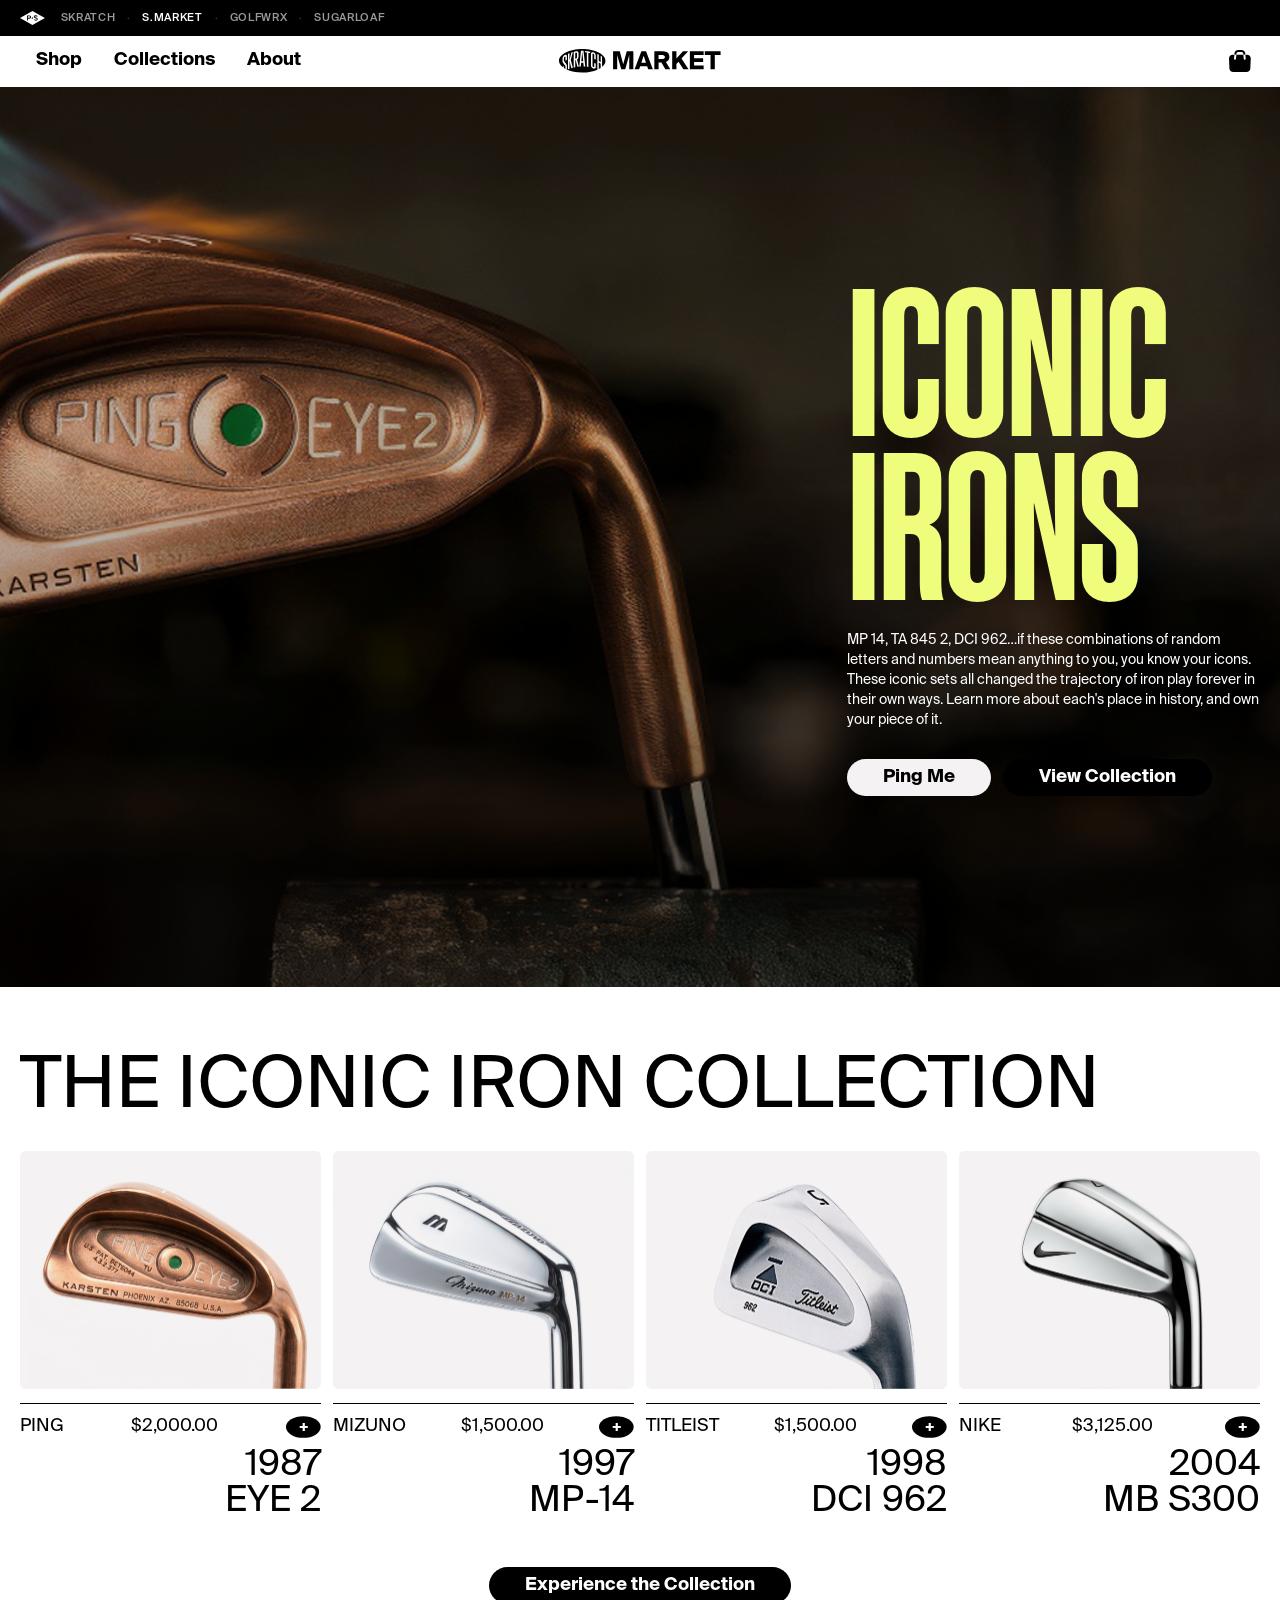
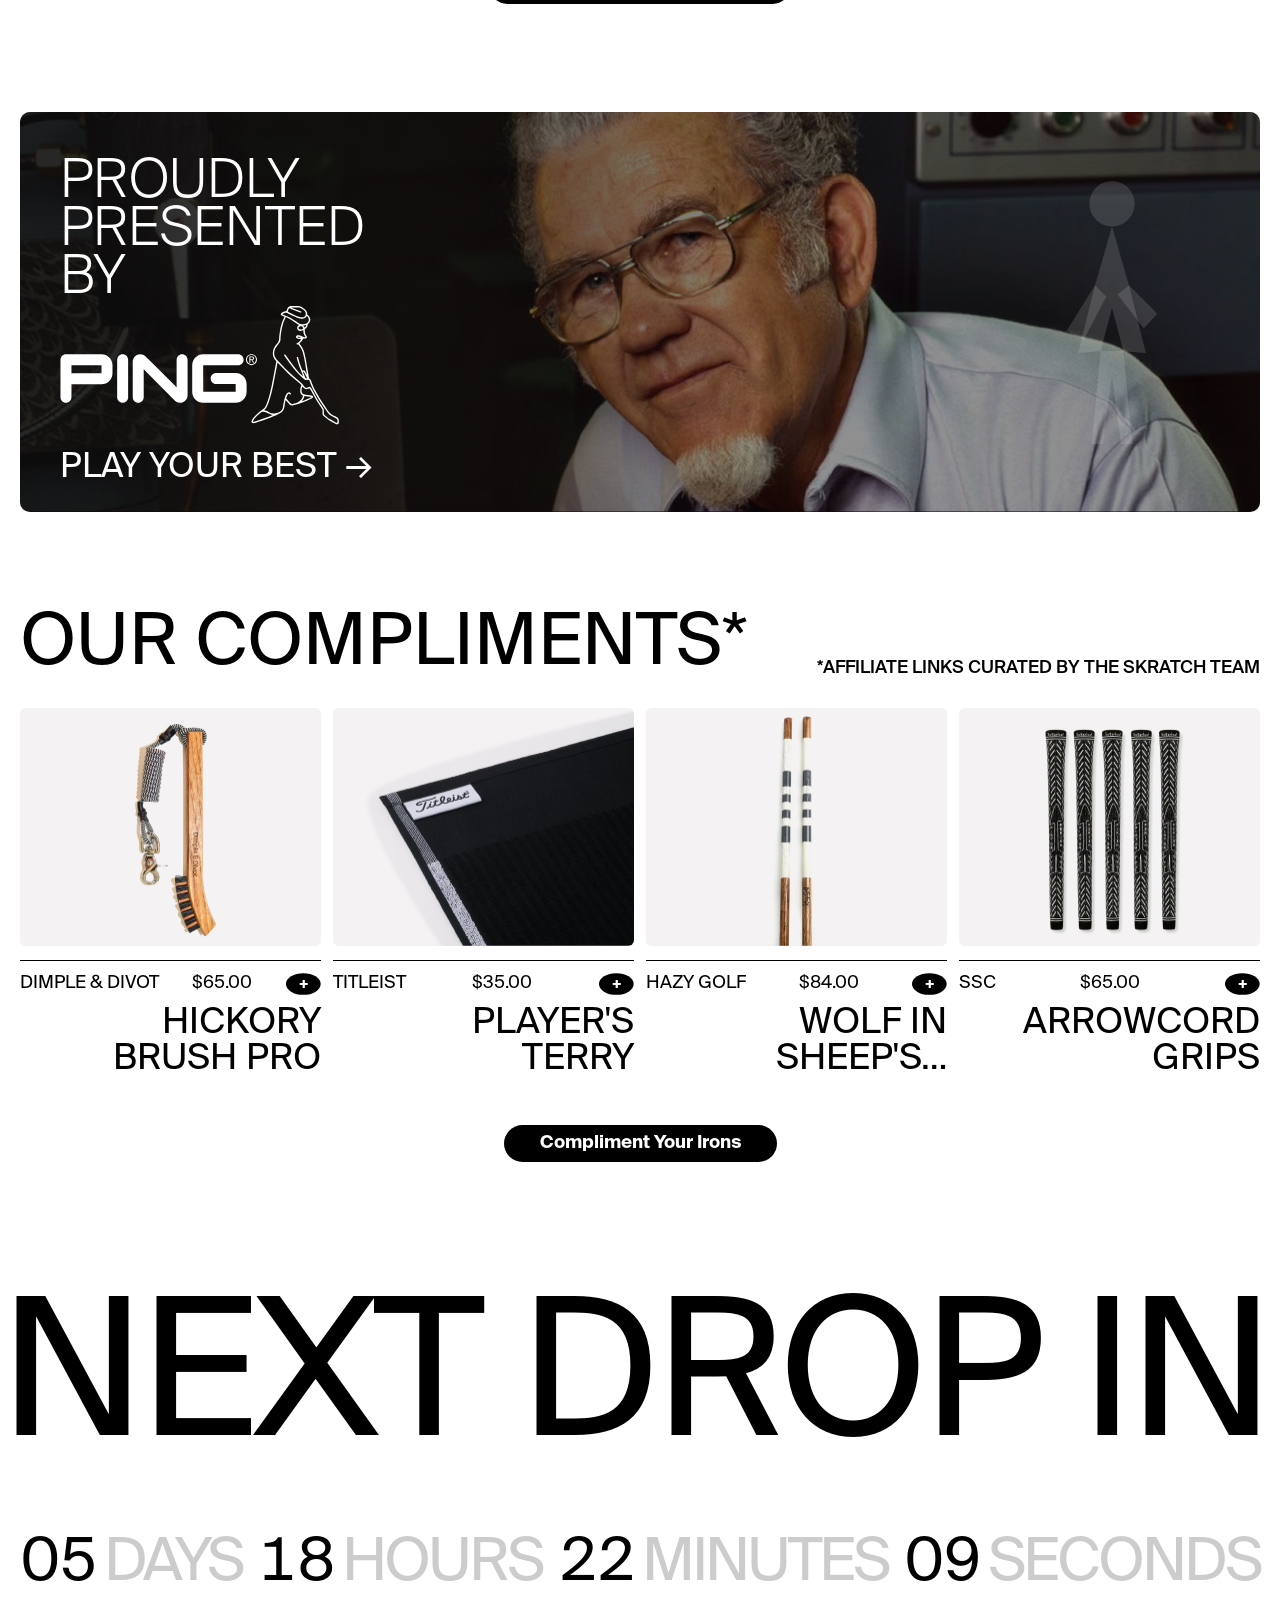
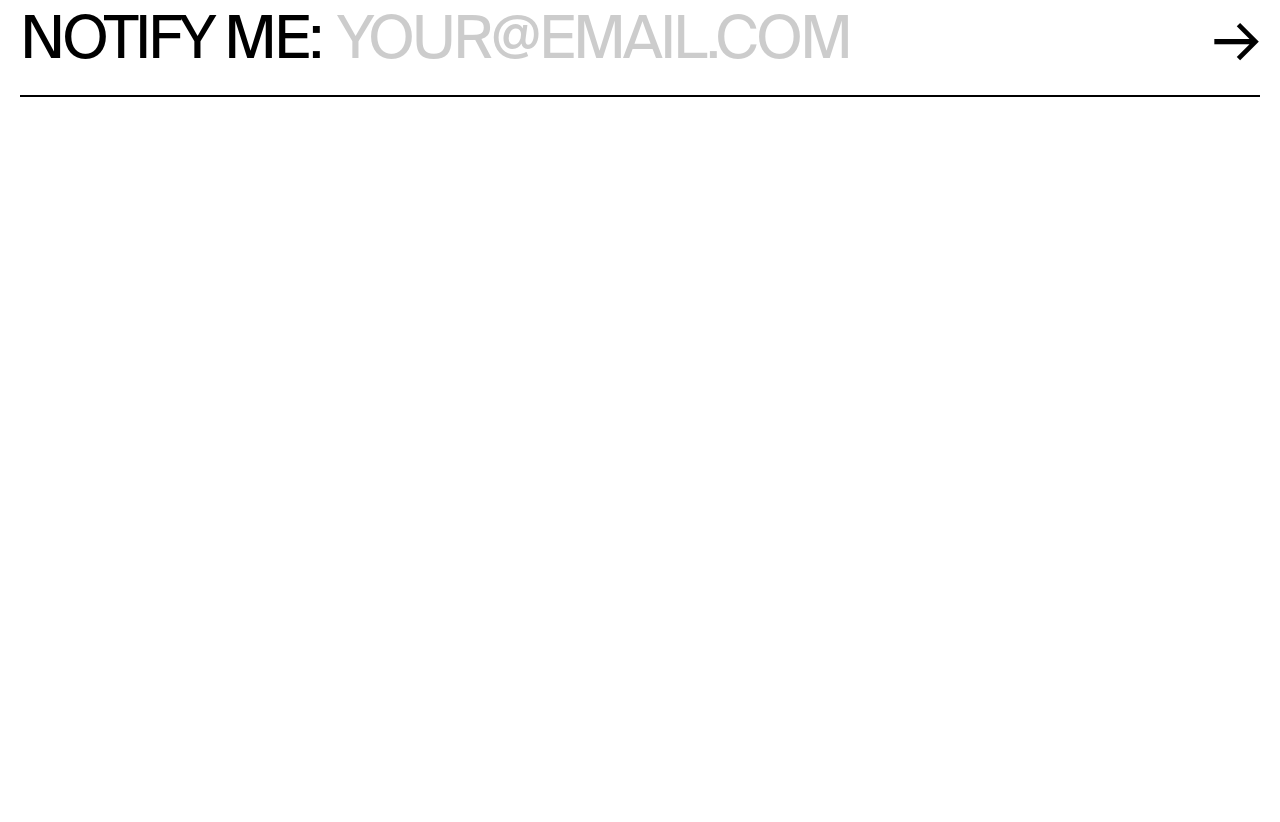
<file: index.html>
<!DOCTYPE html>
<html lang="en">
<head>
  <meta charset="UTF-8" />
  <meta name="viewport" content="width=device-width, initial-scale=1.0" />
  <title>Skratch Marketplace — Iconic Irons</title>
  <link rel="stylesheet" href="styles.css" />
</head>
<body>
<div class="page-body">

  <!-- PRO SHOP ECOSYSTEM BAR -->
  <div class="eco-wrapper" id="ecoWrapper">
  <div class="ecosystem-bar">
    <div class="ecosystem-inner">
      <img src="assets/vectors/Pro Shop Secondary.svg" alt="The Pro Shop" class="ecosystem-ps-logo" />
      <nav class="ecosystem-nav">
        <a href="https://skratch.golf" target="_blank" rel="noopener" class="ecosystem-link">Skratch</a>
        <span class="ecosystem-divider">·</span>
        <a href="index.html" class="ecosystem-link ecosystem-link--active">S.Market</a>
        <span class="ecosystem-divider">·</span>
        <a href="https://golfwrx.com" target="_blank" rel="noopener" class="ecosystem-link">GolfWRX</a>
        <span class="ecosystem-divider">·</span>
        <a href="https://sugarloafsocialclub.com" target="_blank" rel="noopener" class="ecosystem-link">Sugarloaf</a>
      </nav>
    </div>
  </div>
  </div><!-- /.eco-wrapper -->

  <!-- MAIN HEADER -->
  <header class="site-header" id="siteHeader">
    <div class="header-inner">
      <nav class="main-nav" id="mainNav">
        <a href="index.html" class="nav-item">Shop</a>
        <a href="#" class="nav-item">Collections</a>
        <a href="#" class="nav-item">About</a>
      </nav>
      <a href="index.html" class="site-logo" aria-label="Skratch Marketplace">
        <img src="assets/vectors/Marketplace Logo.svg" alt="Skratch Marketplace" />
      </a>
      <div class="header-actions">
        <button class="cart-btn" id="cartToggle" aria-label="Cart">
          <img src="assets/vectors/Bag.svg" alt="Cart" />
          <span class="cart-count" id="cartCount" style="display:none">0</span>
        </button>
        <button class="mobile-menu-btn" id="mobileMenuBtn"><span></span><span></span><span></span></button>
      </div>
    </div>
    <div class="mobile-menu" id="mobileMenu">
      <nav class="mobile-nav">
        <div class="mobile-nav-section">
          <p class="mobile-nav-label">Shop</p>
          <a href="index.html" class="mobile-nav-link">Shop All</a>
          <a href="index.html" class="mobile-nav-link">Equipment</a>
          <a href="index.html" class="mobile-nav-link">Accessories</a>
          <a href="index.html" class="mobile-nav-link">Apparel</a>
        </div>
        <a href="#" class="mobile-nav-link mobile-nav-link--solo">About</a>
      </nav>
    </div>
  </header>

  <!-- HERO -->
  <section class="hero">
    <img class="hero-bg" src="assets/images/Hero Image - Ping Eye 2.png" alt="PING Eye 2 Irons" />
    <div class="hero-overlay"></div>
    <div class="hero-content">
      <div class="hero-text">
        <h1 class="hero-headline">Iconic<br>Irons</h1>
        <p class="hero-copy">MP 14, TA 845 2, DCI 962…if these combinations of random letters and numbers mean anything to you, you know your icons. These iconic sets all changed the trajectory of iron play forever in their own ways. Learn more about each's place in history, and own your piece of it.</p>
        <div class="hero-ctas">
          <a href="#irons" class="btn btn--secondary">Ping Me</a>
          <a href="#irons" class="btn btn--primary">View Collection</a>
        </div>
      </div>
    </div>
  </section>

  <!-- IRONS COLLECTION -->
  <div id="irons" class="section-wrap">
    <div class="section-header reveal">
      <span class="section-label">The Iconic Iron Collection</span>
    </div>
    <div class="product-grid">

      <!-- PING Eye 2 -->
      <div class="reveal">
        <a href="pdp.html" class="product-card-link">
          <div class="product-card">
            <div class="product-card-img-wrap">
              <img class="product-card-img" src="assets/images/product/Ping Eye 2.png" alt="PING Eye 2 BeCu Iron Set" />
            </div>
            <div class="product-card-divider"></div>
            <div class="product-card-meta">
              <span class="product-card-brand">PING</span>
              <span class="product-card-price">$2,000.00</span>
              <button class="product-card-add" onclick="event.preventDefault();addToCart({id:'ping-eye2',name:'1987 Eye 2 BeCu Iron Set',brand:'PING',price:'2000',image:'assets/images/product/Ping Eye 2.png'})" aria-label="Add to cart">+</button>
            </div>
            <p class="product-title">1987<br>Eye 2</p>
          </div>
        </a>
      </div>

      <!-- Mizuno MP-14 -->
      <div class="reveal">
        <a href="pdp.html" class="product-card-link">
          <div class="product-card">
            <div class="product-card-img-wrap">
              <img class="product-card-img" src="assets/images/product/Miz MP 14.png" alt="Mizuno MP-14 Iron Set" />
            </div>
            <div class="product-card-divider"></div>
            <div class="product-card-meta">
              <span class="product-card-brand">Mizuno</span>
              <span class="product-card-price">$1,500.00</span>
              <button class="product-card-add" onclick="event.preventDefault();addToCart({id:'mizuno-mp14',name:'1997 MP-14 Iron Set',brand:'Mizuno',price:'1500',image:'assets/images/product/Miz MP 14.png'})" aria-label="Add to cart">+</button>
            </div>
            <p class="product-title">1997<br>MP-14</p>
          </div>
        </a>
      </div>

      <!-- Titleist DCI 962 -->
      <div class="reveal">
        <a href="pdp.html" class="product-card-link">
          <div class="product-card">
            <div class="product-card-img-wrap">
              <img class="product-card-img" src="assets/images/product/Titleist DCI.png" alt="Titleist DCI 962 Iron Set" />
            </div>
            <div class="product-card-divider"></div>
            <div class="product-card-meta">
              <span class="product-card-brand">Titleist</span>
              <span class="product-card-price">$1,500.00</span>
              <button class="product-card-add" onclick="event.preventDefault();addToCart({id:'titleist-dci962',name:'1998 DCI 962 Iron Set',brand:'Titleist',price:'1500',image:'assets/images/product/Titleist DCI.png'})" aria-label="Add to cart">+</button>
            </div>
            <p class="product-title">1998<br>DCI 962</p>
          </div>
        </a>
      </div>

      <!-- Nike VR Pro Combo -->
      <div class="reveal">
        <a href="pdp.html" class="product-card-link">
          <div class="product-card">
            <div class="product-card-img-wrap">
              <img class="product-card-img" src="assets/images/product/Nike MB.png" alt="Nike VR Pro Combo Iron Set" />
            </div>
            <div class="product-card-divider"></div>
            <div class="product-card-meta">
              <span class="product-card-brand">Nike</span>
              <span class="product-card-price">$3,125.00</span>
              <button class="product-card-add" onclick="event.preventDefault();addToCart({id:'nike-vr-pro',name:'VR Pro Combo Iron Set',brand:'Nike',price:'3125',image:'assets/images/product/Nike MB.png'})" aria-label="Add to cart">+</button>
            </div>
            <p class="product-title">2004<br>MB S300</p>
          </div>
        </a>
      </div>

    </div>

    <div class="collection-cta">
      <a href="#" class="btn btn--primary">Experience the Collection</a>
    </div>
  </div>

  <!-- PING SPONSORED AD -->
  <div class="ping-ad-wrap">
    <div class="ping-ad reveal">
      <img class="ping-ad-bg" src="assets/images/ping-ad.png" alt="" />
      <img class="ping-ad-figure" src="assets/ping-man.svg" alt="" />
      <div class="ping-ad-content">
        <div class="ping-ad-left">
          <p class="ping-ad-presented">Proudly Presented By</p>
          <img class="ping-ad-logo" src="assets/vectors/Ping Logo.svg" alt="PING" />
          <a href="https://ping.com" target="_blank" rel="noopener" class="ping-ad-cta">
            Play Your Best &rarr;
          </a>
        </div>
      </div>
    </div>
  </div>

  <!-- AFFILIATES / OUR COMPLIMENTS -->
  <div class="affiliates-wrap">
    <div class="affiliates-header reveal">
      <h2 class="affiliates-headline">Our Compliments*</h2>
      <p class="affiliates-disclaimer">*Affiliate links curated by the Skratch team</p>
    </div>
    <div class="product-grid">

      <!-- Dimple & Divot -->
      <div class="reveal">
        <a href="#" class="product-card-link">
          <div class="product-card">
            <div class="product-card-img-wrap">
              <img class="product-card-img" src="assets/images/product/DD Brush.png" alt="Hickory Brush Pro" />
            </div>
            <div class="product-card-divider"></div>
            <div class="product-card-meta">
              <span class="product-card-brand">Dimple & Divot</span>
              <span class="product-card-price">$65.00</span>
              <button class="product-card-add" onclick="addToCart({id:'hickory-brush',name:'Hickory Brush Pro',brand:'Dimple & Divot',price:'65',image:'assets/images/product/DD Brush.png'})" aria-label="Add to cart">+</button>
            </div>
            <p class="product-title">Hickory<br>Brush Pro</p>
          </div>
        </a>
      </div>

      <!-- Titleist Towel -->
      <div class="reveal">
        <a href="https://www.titleist.com/product/players-terry/TA22PTT-0.html" target="_blank" rel="noopener" class="product-card-link">
          <div class="product-card">
            <div class="product-card-img-wrap">
              <img class="product-card-img" src="assets/images/product/Titleist Towel.png" alt="Player's Terry Towel" />
            </div>
            <div class="product-card-divider"></div>
            <div class="product-card-meta">
              <span class="product-card-brand">Titleist</span>
              <span class="product-card-price">$35.00</span>
              <button class="product-card-add" onclick="event.preventDefault();addToCart({id:'titleist-terry',name:'Player\'s Terry Towel',brand:'Titleist',price:'35',image:'assets/images/product/Titleist Towel.png'})" aria-label="Add to cart">+</button>
            </div>
            <p class="product-title">Player's<br>Terry</p>
          </div>
        </a>
      </div>

      <!-- Hazy Golf -->
      <div class="reveal">
        <a href="#" class="product-card-link">
          <div class="product-card">
            <div class="product-card-img-wrap">
              <img class="product-card-img" src="assets/images/product/Hazy Sticks.png" alt="Wolf in Sheep's Clothing" />
            </div>
            <div class="product-card-divider"></div>
            <div class="product-card-meta">
              <span class="product-card-brand">Hazy Golf</span>
              <span class="product-card-price">$84.00</span>
              <button class="product-card-add" onclick="addToCart({id:'hazy-wolf',name:'Wolf in Sheep\'s Clothing',brand:'Hazy Golf',price:'84',image:'assets/images/product/Hazy Sticks.png'})" aria-label="Add to cart">+</button>
            </div>
            <p class="product-title">Wolf in<br>Sheep's…</p>
          </div>
        </a>
      </div>

      <!-- SSC Grips -->
      <div class="reveal">
        <a href="#" class="product-card-link">
          <div class="product-card">
            <div class="product-card-img-wrap">
              <img class="product-card-img" src="assets/images/product/SSC Cord.png" alt="Arrowcord Grips" />
            </div>
            <div class="product-card-divider"></div>
            <div class="product-card-meta">
              <span class="product-card-brand">SSC</span>
              <span class="product-card-price">$65.00</span>
              <button class="product-card-add" onclick="addToCart({id:'ssc-grips',name:'Arrowcord Grips',brand:'SSC',price:'65',image:'assets/images/product/SSC Cord.png'})" aria-label="Add to cart">+</button>
            </div>
            <p class="product-title">Arrowcord<br>Grips</p>
          </div>
        </a>
      </div>

    </div>
    <div class="affiliates-cta-row reveal">
      <a href="#" class="btn btn--primary">Compliment Your Irons</a>
    </div>
  </div>

  <!-- NEXT DROP / SIGNUP -->
  <div id="dropTickerSection" class="ticker-section">
    <div class="ticker-track" id="dropTickerTrack">
      <span class="ticker-item">NEXT DROP IN...</span>
    </div>
  </div>
  <div style="max-width:var(--max-w);margin:0 auto">
    <div class="signup-section">
      <div class="signup-countdown reveal">
        <div class="countdown-unit">
          <span class="countdown-num" id="cd-days">00</span>
          <span class="countdown-label">Days</span>
        </div>
        <div class="countdown-unit">
          <span class="countdown-num" id="cd-hours">00</span>
          <span class="countdown-label">Hours</span>
        </div>
        <div class="countdown-unit">
          <span class="countdown-num" id="cd-mins">00</span>
          <span class="countdown-label">Minutes</span>
        </div>
        <div class="countdown-unit">
          <span class="countdown-num" id="cd-secs">00</span>
          <span class="countdown-label">Seconds</span>
        </div>
      </div>
      <form class="signup-form reveal" id="signupForm" onsubmit="handleSignup(event)">
        <span class="signup-form-label">Notify Me:</span>
        <input class="signup-input" type="email" placeholder="YOUR@EMAIL.COM" id="signupEmail" required />
        <button class="signup-submit" type="submit" aria-label="Subscribe">→</button>
      </form>
    </div>
  </div>

</div><!-- /.page-body -->

  <!-- CHONKY FOOTER -->
  <footer class="chonky-footer">
    <div class="footer-top">
      <div class="reveal"><p class="footer-tagline">Carefully curated collector's items and essentials from your favorite sickos.</p></div>
      <div class="reveal">
        <div class="footer-col-links">
          <a href="index.html" class="footer-col-link">Shop</a>
          <a href="index.html" class="footer-col-link">Collections</a>
          <a href="#" class="footer-col-link">About</a>
        </div>
      </div>
      <div class="reveal">
        <div class="footer-col-links">
          <a href="https://skratch.golf" target="_blank" rel="noopener" class="footer-col-link">Skratch.golf</a>
          <a href="https://golfwrx.com" target="_blank" rel="noopener" class="footer-col-link">GolfWRX</a>
          <a href="https://sugarloafsocialclub.com" target="_blank" rel="noopener" class="footer-col-link">Sugarloaf Social Club</a>
        </div>
      </div>
    </div>
    <div class="footer-logo-area">
      <svg xmlns="http://www.w3.org/2000/svg" xmlns:xlink="http://www.w3.org/1999/xlink" viewBox="0 0 1360 567.1" class="footer-logo-large" aria-label="Marketplace">
        <defs>
          <style>
            .ftr-masked { mask: url(#ftrMask); }
            .ftr-diff   { mix-blend-mode: difference; }
            .ftr-white  { fill: #fff; }
          </style>
          <clipPath id="ovalClip" clipPathUnits="userSpaceOnUse">
            <ellipse cx="1114.89" cy="258.35" rx="248" ry="125"/>
          </clipPath>
          <mask id="ftrMask" x="-20.23" y="-15.9" width="1400" height="655.06" maskUnits="userSpaceOnUse">
            <g>
              <path class="ftr-white" d="M1232.58,458.9h-72.74v-47.02h199.7v47.02h-73.04v180.26h-53.92v-180.26Z"/>
              <path class="ftr-white" d="M971.09,411.88h174.31v47.02h-120.7v39.81h114.11v47.34h-114.11v45.77h120.7v47.34h-174.31v-227.28Z"/>
              <path class="ftr-white" d="M801.22,501.85l82.45-89.97h65.52l-84.02,90.6,88.41,136.68h-64.58l-61.45-95.93-26.33,28.84v67.09h-53.61v-227.28h53.61v89.97Z"/>
              <path class="ftr-white" d="M611.65,553.58h-36.36v85.58h-53.61v-227.28h87.46c58.94,0,103.14,13.79,103.14,70.22,0,33.54-18.5,52.67-44.52,62.7l56.11,94.36h-63.01l-49.22-85.58ZM575.28,457.02v51.41h35.42c25.39,0,44.83-4.39,44.83-25.71s-19.44-25.71-44.83-25.71h-35.42Z"/>
              <path class="ftr-white" d="M357.84,411.88h58.94l85.9,227.28h-58.31l-13.79-40.44h-87.78l-13.48,40.44h-57.06l85.58-227.28ZM357.52,555.15h58.62l-29.15-86.52-29.47,86.52Z"/>
              <path class="ftr-white" d="M103.14,639.16l-51.1-181.83v181.83H0v-227.28h84.64l43.58,163.02,44.52-163.02h83.7v227.28h-52.04v-182.14l-50.79,182.14h-50.47Z"/>
              <g class="ftr-diff">
                <path class="ftr-white" d="M1289.03,277.8v67c7.14-3.64,13.86-7.51,20.06-11.57v-44.56c-6.61-3.83-13.3-7.46-20.06-10.87Z"/>
                <path class="ftr-white" d="M1059.87,181.67c0-2.65-.76-4.71-2.3-6.15-1.54-1.42-3.67-1.93-6.4-1.48-3.32.56-6.64,1.16-9.96,1.81v62.65c4.63-1.25,8.3-2.83,10.98-4.83,2.72-2.02,4.7-4.62,5.88-7.79,1.19-3.18,1.8-7.17,1.8-11.99v-32.22Z"/>
                <path class="ftr-white" d="M1359.54,258.35c0-67.98-109.53-123.1-244.65-123.1s-244.66,55.11-244.66,123.1c0,23.9,13.53,46.2,36.94,65.07,4.77-3.04,9.58-5.98,14.45-8.79v19.2c4.96,3.22,10.24,6.31,15.82,9.25.7-1.85,1.05-3.82,1.05-5.91v-13.52c0-5.33-1.26-10.16-3.78-14.51-2.52-4.33-6.12-9.06-10.76-14.07v-.25c-.32-.16-.47-.4-.47-.74-5.42-5.89-9.47-11.18-12.22-16.06-2.74-4.87-4.11-10.69-4.11-17.51v-23.21c0-7.98,1.92-15.35,5.82-22,3.9-6.63,9.54-12.13,17.02-16.25,7.5-4.1,13.32-4.85,17.39-2.57,4.05,2.29,6.12,7.47,6.1,15.47v38.95c-5.05,2.32-10.05,4.77-15.01,7.33v-35.36c0-2.99-.72-5.05-2.13-6.14-1.42-1.09-3.53-.9-6.34.65-2.81,1.53-4.91,3.64-6.29,6.26-1.4,2.64-2.08,5.45-2.1,8.44v19.62c0,4.99,1.08,9.41,3.25,13.24,2.17,3.85,5.59,8.55,10.29,14.23.32.42.63.83.94,1.25,5.51,6.1,9.8,11.97,12.83,17.43,3.02,5.47,4.56,11.64,4.56,18.46v15.48c0,6.35-1.29,12.1-3.86,17.3,43.53,20.08,101.55,32.34,165.27,32.34s116.29-11.13,159.07-29.58v-163.61c5.07,2.29,10.09,4.68,15.07,7.18v66.81c6.76,3.39,13.45,7,20.06,10.82v-66.77c4.86,2.81,9.68,5.75,14.45,8.79v107.57c22.82-18.71,36-40.73,36-64.29ZM1015.85,331.52c-5.2,1.39-10.38,2.88-15.55,4.48-6.74-25.92-13.44-51.65-20.08-77.2v84.07c-5.17,1.93-10.29,3.97-15.4,6.14v-164.3c5.1-2.16,10.24-4.2,15.4-6.14v76.27c6.64-27.91,13.33-55.62,20.08-83.14,5.16-1.6,10.35-3.11,15.55-4.48-7.3,27.99-14.55,56.2-21.77,84.64,7.2,26.33,14.47,52.88,21.77,79.64v.02ZM1063.63,321.97c-5.92-23.56-11.83-46.99-17.74-70.29-1.5.55-3.07,1.05-4.7,1.55v72.43c-5.34,1.04-10.69,2.2-16,3.48v-164.28c5.22-1.25,10.48-2.39,15.74-3.43,0,0,.07,0,.11-.02.05,0,.1-.02.14-.04,3.39-.67,6.79-1.28,10.22-1.85,7.67-1.28,13.72.05,18.09,3.78,4.37,3.73,6.57,9.64,6.57,17.62v29.72c0,7.98-1.33,14.74-3.99,20.28-2.65,5.54-6.55,10.04-11.69,13.61-.21.16-.44.3-.66.44,6.41,24.92,12.86,50,19.31,75.25-5.14.49-10.28,1.07-15.4,1.76v-.02ZM1130.35,318.79c-1.24-13.03-2.48-26.06-3.72-39.07-7.58-.23-15.17-.21-22.75,0-1.24,13.01-2.48,26.04-3.72,39.07-5.44.21-10.86.54-16.27.98,6.04-55.25,12.11-110.36,18.17-165.34,8.7-.3,17.41-.3,26.11,0,6.15,54.97,12.3,110.08,18.43,165.34-5.41-.44-10.83-.76-16.26-.97v-.02ZM1198.45,178.6c-6.37-1.41-12.81-2.64-19.24-3.73v148.95c-5.29-.88-10.59-1.65-15.9-2.32v-148.95c-6.64-.83-13.3-1.5-19.97-1.97v-15.35c18.49,1.34,36.9,4.01,55.11,8.02v15.35ZM1256.75,245.93c-5.14-2.02-10.31-3.92-15.52-5.71v-43.19c0-2.99-.78-5.64-2.36-7.91-1.57-2.29-3.84-3.9-6.83-4.85-2.83-.9-5.03-.69-6.62.6-1.59,1.28-2.38,3.43-2.38,6.42v120.85c0,2.99.79,5.59,2.38,7.81,1.59,2.22,3.79,3.76,6.62,4.66,2.99.95,5.26.83,6.83-.39,1.58-1.21,2.36-3.31,2.36-6.31v-35.96c5.21,1.79,10.38,3.69,15.52,5.71v35.45c0,8-2.08,13.28-6.26,15.95-4.17,2.69-10.31,2.58-18.45,0-7.99-2.53-14.14-6.33-18.42-11.71-4.28-5.36-6.43-11.99-6.43-19.98v-119.84c0-7.98,2.15-13.59,6.43-16.72,4.28-3.11,10.45-3.55,18.42-1.04,8.14,2.59,14.28,6.93,18.45,12.73,4.18,5.8,6.26,12.77,6.26,20.75v42.7Z"/>
                <path class="ftr-white" d="M1105.29,264.96c6.64-.18,13.3-.18,19.94,0-3.32-34.89-6.64-69.74-9.96-104.54-3.32,34.8-6.64,69.65-9.96,104.54h-.02Z"/>
              </g>
            </g>
          </mask>
        </defs>
        <g class="ftr-masked">
          <rect class="ftr-white" x="-20.23" y="-15.9" width="1400" height="560.04" rx="10" ry="10"/>
        </g>
        <circle id="footerGolfBall" class="ftr-white" cx="401.38" cy="104.71" r="66.61"/>
        <!-- Falling ball: animated via cy attribute so the ovalClip works in user-space -->
        <circle id="footerFallingBall" cx="980" cy="258.35" r="66.61" fill="#fff" clip-path="url(#ovalClip)" style="visibility:hidden"/>
      </svg>
    </div>
  </footer>

  <!-- MINI CART DRAWER -->
  <div class="cart-overlay" id="cartOverlay"></div>
  <aside class="cart-drawer" id="cartDrawer" aria-label="Shopping cart" aria-hidden="true">
    <div class="cart-drawer-header">
      <h2 class="cart-drawer-title">Your Bag</h2>
      <button class="cart-drawer-close" id="cartClose">
        <svg width="18" height="18" viewBox="0 0 24 24" fill="none" stroke="currentColor" stroke-width="1.5"><path d="M18 6L6 18M6 6l12 12"/></svg>
      </button>
    </div>
    <div class="cart-drawer-body" id="cartDrawerBody">
      <div class="cart-empty" id="cartEmpty">
        <img src="assets/vectors/Bag.svg" width="36" height="36" alt="" />
        <p>Your bag is empty.</p>
        <a href="index.html" class="btn btn--outline">Continue Shopping</a>
      </div>
      <div class="cart-items" id="cartItems" style="display:none"></div>
    </div>
    <div class="cart-drawer-footer" id="cartDrawerFooter" style="display:none">
      <div class="cart-summary">
        <div class="cart-summary-row"><span>Subtotal</span><span id="cartSubtotal">$0</span></div>
        <p class="cart-summary-note">Shipping calculated at checkout</p>
      </div>
      <a href="checkout.html" class="btn btn--primary btn--full">Proceed to Checkout</a>
    </div>
  </aside>

  <script src="cart.js"></script>
  <script>
    /* Curtain footer: pad page-body so content scrolls clear of fixed footer */
    (function curtainFooter() {
      var footer = document.querySelector('.chonky-footer');
      var body   = document.querySelector('.page-body');
      function update() {
        var pad = parseFloat(getComputedStyle(document.documentElement).getPropertyValue('--pad')) || 20;
        body.style.paddingBottom = (footer.offsetHeight + pad + pad) + 'px';
      }
      update();
      window.addEventListener('load',   update);
      window.addEventListener('resize', update);
    })();

    /* Mobile menu */
    const mb = document.getElementById('mobileMenuBtn');
    const mm = document.getElementById('mobileMenu');
    if (mb) mb.addEventListener('click', () => { const o = mm.classList.toggle('open'); mb.classList.toggle('open', o); });

    /* Countdown — target next Friday midnight */
    (function countdown() {
      const now = new Date();
      const target = new Date(now);
      const day = target.getDay(); // 0=Sun ... 5=Fri
      const daysUntilFri = (5 - day + 7) % 7 || 7;
      target.setDate(target.getDate() + daysUntilFri);
      target.setHours(0, 0, 0, 0);

      function tick() {
        const diff = target - new Date();
        if (diff <= 0) { target.setDate(target.getDate() + 7); return; }
        const d = Math.floor(diff / 86400000);
        const h = Math.floor((diff % 86400000) / 3600000);
        const m = Math.floor((diff % 3600000) / 60000);
        const s = Math.floor((diff % 60000) / 1000);
        const pad = n => String(n).padStart(2, '0');
        document.getElementById('cd-days').textContent = pad(d);
        document.getElementById('cd-hours').textContent = pad(h);
        document.getElementById('cd-mins').textContent = pad(m);
        document.getElementById('cd-secs').textContent = pad(s);
      }
      tick();
      setInterval(tick, 1000);
    })();

    /* Signup form */
    function handleSignup(e) {
      e.preventDefault();
      const btn = e.target.querySelector('.signup-submit');
      const input = document.getElementById('signupEmail');
      btn.textContent = '✓';
      input.value = '';
      input.placeholder = 'You\'re on the list!';
      setTimeout(() => { btn.textContent = '→'; input.placeholder = 'your@email.com'; }, 3000);
    }
  </script>

  <script>
  // ── Scroll header ────────────────────────────────────────
  (function() {
    var header = document.getElementById('siteHeader');
    if (!header) return;
    window.addEventListener('scroll', function() {
      header.classList.toggle('scrolled', window.scrollY > 4);
    }, { passive: true });
  })();

  // ── Scroll-driven ticker ──────────────────────────────────
  (function() {
    var track = document.getElementById('dropTickerTrack');
    if (!track) return;
    var seed = track.firstElementChild;
    for (var i = 0; i < 9; i++) track.appendChild(seed.cloneNode(true));
    function tick() {
      var w = seed.offsetWidth;
      if (!w) return;
      var raw = (window.scrollY * 0.5) % w;
      track.style.transform = 'translateX(' + (-raw) + 'px)';
    }
    window.addEventListener('scroll', tick, { passive: true });
    tick();
  })();

  // ── Reveal on scroll ─────────────────────────────────────
  (function() {
    if (!window.IntersectionObserver) {
      document.querySelectorAll('.reveal').forEach(function(el) { el.classList.add('is-visible'); });
      return;
    }
    var io = new IntersectionObserver(function(entries) {
      entries.forEach(function(e) {
        if (e.isIntersecting) { e.target.classList.add('is-visible'); io.unobserve(e.target); }
      });
    }, { threshold: 0.08 });
    document.querySelectorAll('.reveal').forEach(function(el) { io.observe(el); });
  })();

  // ── Eco bar scroll-hide ───────────────────────────────────
  (function() {
    var wrapper = document.getElementById('ecoWrapper');
    if (!wrapper) return;
    window.addEventListener('scroll', function() {
      if (window.scrollY > 0) {
        wrapper.classList.add('eco-hidden');
      } else {
        wrapper.classList.remove('eco-hidden');
      }
    }, { passive: true });
  })();

  // ── Footer golf-ball easter egg ───────────────────────────
  // The footer sits behind page-body (curtain effect), so we listen on window
  // and hit-test the ball's bounding rect ourselves.
  (function() {
    var ball = document.getElementById('footerGolfBall');
    if (!ball) return;

    var fallingBall = document.getElementById('footerFallingBall');

    // Cubic bezier helper
    function cb(p0, p1, p2, p3, t) {
      var u = 1 - t;
      return u*u*u*p0 + 3*u*u*t*p1 + 3*u*t*t*p2 + t*t*t*p3;
    }

    function rollBall() {
      if (ball._active) return;
      if (ball.style.visibility === 'hidden') return;
      ball._active = true;
      ball.classList.add('ball-active');

      // All coords in SVG user-space (viewBox 1360 × 567.1)
      var sx = 401.38, sy = 104.71; // ball origin
      var ex = 980,    ey = 258.35; // hole entry (left of oval center)

      // CP1: hold height — stay level for the first ~55% of horizontal distance
      // CP2: directly above entry point at start height
      // → ball arrives at hole going straight down, matching the fall phase
      var cp1x = sx + (ex - sx) * 0.55, cp1y = sy;
      var cp2x = ex,                    cp2y = sy;

      var dur = 1000, t0 = null;

      (function rollAnim(ts) {
        if (!t0) t0 = ts;
        var t = Math.min((ts - t0) / dur, 1);
        ball.setAttribute('cx', cb(sx, cp1x, cp2x, ex, t));
        ball.setAttribute('cy', cb(sy, cp1y, cp2y, ey, t));
        ball.style.transform = 'rotate(' + (t * 500) + 'deg)';

        if (t < 1) {
          requestAnimationFrame(rollAnim);
        } else {
          // Hand off to clipped falling ball (cx/cy animation keeps ovalClip correct)
          ball.style.visibility = 'hidden';
          ball.style.transform  = '';
          ball.classList.remove('ball-active');
          ball._active = false;

          if (!fallingBall) return;
          fallingBall.setAttribute('cx', ex);
          fallingBall.setAttribute('cy', ey);
          fallingBall.style.visibility = 'visible';

          var tf0 = null;
          (function fallAnim(ts) {
            if (!tf0) tf0 = ts;
            var t = Math.min((ts - tf0) / 480, 1);
            fallingBall.setAttribute('cy', ey + (640 - ey) * t * t); // ease-in
            if (t < 1) requestAnimationFrame(fallAnim);
            else fallingBall.style.visibility = 'hidden';
          })(performance.now());
        }
      })(performance.now());
    }

    function overBall(x, y) {
      if (ball._active || ball.style.visibility === 'hidden') return false;
      var r = ball.getBoundingClientRect();
      return x >= r.left && x <= r.right && y >= r.top && y <= r.bottom;
    }

    window.addEventListener('click', function(e) {
      if (overBall(e.clientX, e.clientY)) rollBall();
    });

    window.addEventListener('mousemove', function(e) {
      document.body.style.cursor = overBall(e.clientX, e.clientY) ? 'pointer' : '';
    }, { passive: true });
  })();
  </script>
</body>
</html>
</file>
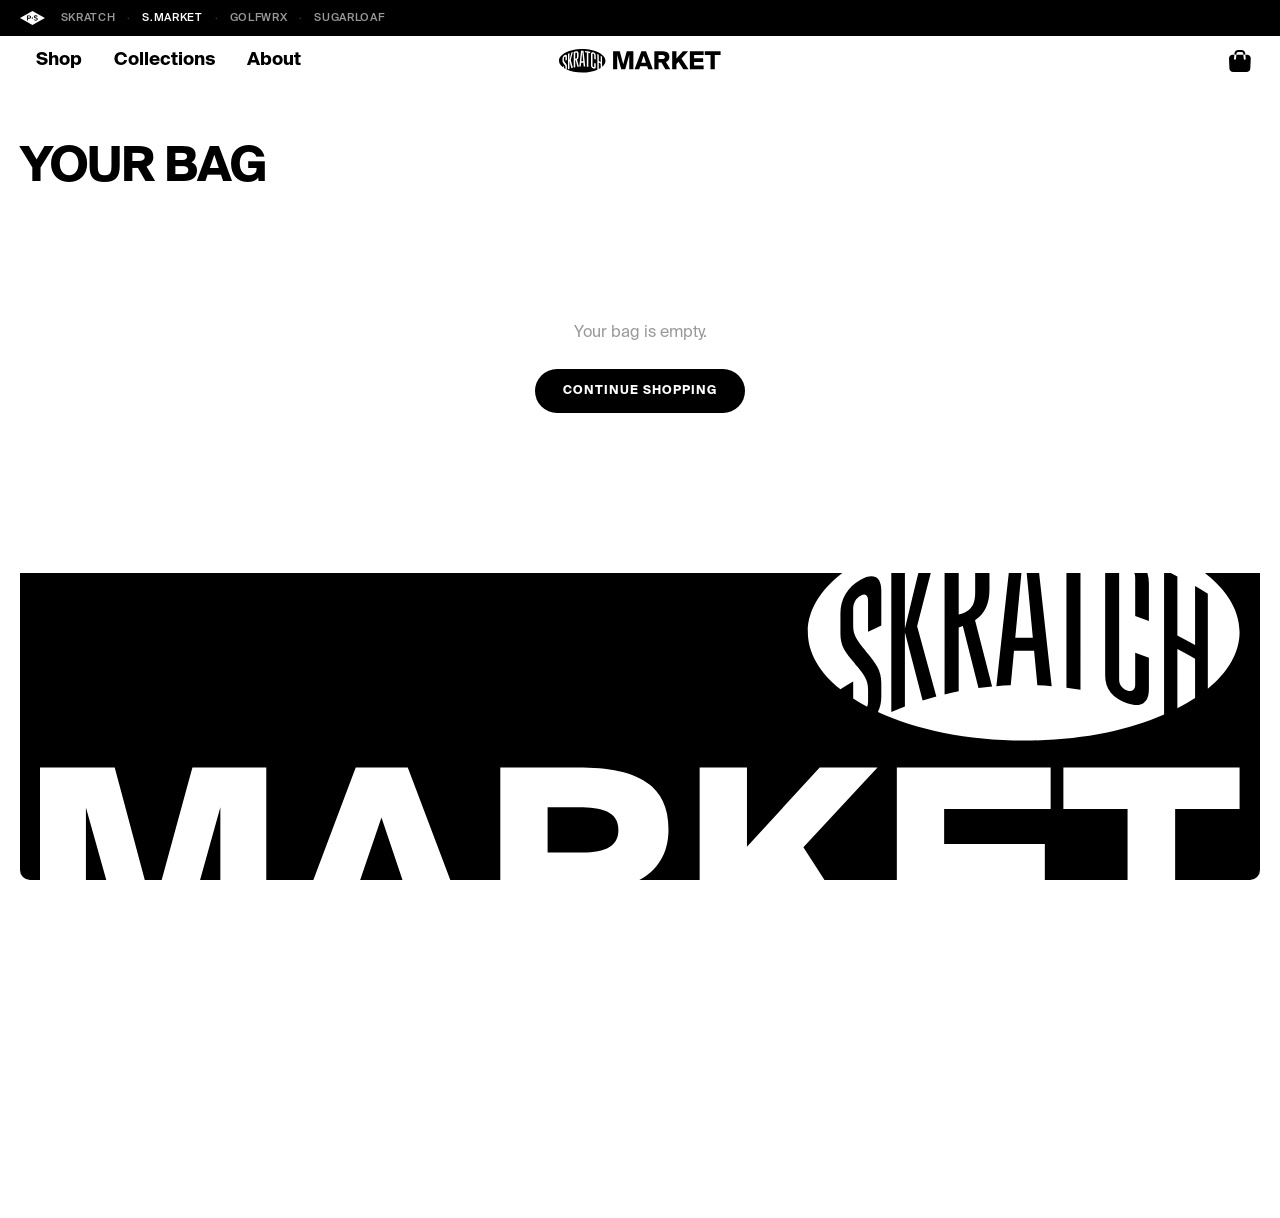
<file: cart.html>
<!DOCTYPE html>
<html lang="en">
<head>
  <meta charset="UTF-8" />
  <meta name="viewport" content="width=device-width, initial-scale=1.0" />
  <title>Your Bag — Skratch Marketplace</title>
  <link rel="stylesheet" href="styles.css" />
</head>
<body>
<div class="page-body">

  <!-- PRO SHOP ECOSYSTEM BAR -->
  <div class="eco-wrapper" id="ecoWrapper">
  <div class="ecosystem-bar">
    <div class="ecosystem-inner">
      <img src="assets/vectors/Pro Shop Secondary.svg" alt="The Pro Shop" class="ecosystem-ps-logo" />
      <nav class="ecosystem-nav">
        <a href="https://skratch.golf" target="_blank" rel="noopener" class="ecosystem-link">Skratch</a>
        <span class="ecosystem-divider">·</span>
        <a href="index.html" class="ecosystem-link ecosystem-link--active">S.Market</a>
        <span class="ecosystem-divider">·</span>
        <a href="https://golfwrx.com" target="_blank" rel="noopener" class="ecosystem-link">GolfWRX</a>
        <span class="ecosystem-divider">·</span>
        <a href="https://sugarloafsocialclub.com" target="_blank" rel="noopener" class="ecosystem-link">Sugarloaf</a>
      </nav>
    </div>
  </div>
  </div><!-- /.eco-wrapper -->

  <!-- MAIN HEADER -->
  <header class="site-header" id="siteHeader">
    <div class="header-inner">
      <nav class="main-nav" id="mainNav">
        <a href="index.html" class="nav-item">Shop</a>
        <a href="#" class="nav-item">Collections</a>
        <a href="#" class="nav-item">About</a>
      </nav>
      <a href="index.html" class="site-logo" aria-label="Skratch Marketplace">
        <img src="assets/vectors/Marketplace Logo.svg" alt="Skratch Marketplace" />
      </a>
      <div class="header-actions">
        <button class="cart-btn" id="cartToggle" aria-label="Cart">
          <img src="assets/vectors/Bag.svg" alt="Cart" />
          <span class="cart-count" id="cartCount" style="display:none">0</span>
        </button>
        <button class="mobile-menu-btn" id="mobileMenuBtn"><span></span><span></span><span></span></button>
      </div>
    </div>
    <div class="mobile-menu" id="mobileMenu">
      <nav class="mobile-nav">
        <div class="mobile-nav-section">
          <p class="mobile-nav-label">Shop</p>
          <a href="index.html" class="mobile-nav-link">Shop All</a>
          <a href="index.html" class="mobile-nav-link">Equipment</a>
          <a href="index.html" class="mobile-nav-link">Accessories</a>
          <a href="index.html" class="mobile-nav-link">Apparel</a>
        </div>
        <a href="#" class="mobile-nav-link mobile-nav-link--solo">About</a>
      </nav>
    </div>
  </header>

  <main>
    <div class="cart-page">
      <div class="cart-page-inner">
        <h1 class="cart-page-title">Your Bag</h1>
        <div class="cart-page-grid" id="cartPageGrid">
          <!-- Populated by cart-page.js -->
        </div>
      </div>
    </div>
  </main>

</div><!-- /.page-body -->

  <!-- CHONKY FOOTER -->
  <footer class="chonky-footer">
    <div class="footer-top">
      <div class="reveal"><p class="footer-tagline">Carefully curated collector's items and essentials from your favorite sickos.</p></div>
      <div class="reveal">
        <div class="footer-col-links">
          <a href="index.html" class="footer-col-link">Shop</a>
          <a href="index.html" class="footer-col-link">Collections</a>
          <a href="#" class="footer-col-link">About</a>
        </div>
      </div>
      <div class="reveal">
        <div class="footer-col-links">
          <a href="https://skratch.golf" target="_blank" rel="noopener" class="footer-col-link">Skratch.golf</a>
          <a href="https://golfwrx.com" target="_blank" rel="noopener" class="footer-col-link">GolfWRX</a>
          <a href="https://sugarloafsocialclub.com" target="_blank" rel="noopener" class="footer-col-link">Sugarloaf Social Club</a>
        </div>
      </div>
    </div>
    <div class="footer-logo-area">
      <svg xmlns="http://www.w3.org/2000/svg" xmlns:xlink="http://www.w3.org/1999/xlink" viewBox="0 0 1360 567.1" class="footer-logo-large" aria-label="Marketplace">
        <defs>
          <style>
            .ftr-masked { mask: url(#ftrMask); }
            .ftr-diff   { mix-blend-mode: difference; }
            .ftr-white  { fill: #fff; }
          </style>
          <clipPath id="ovalClip" clipPathUnits="userSpaceOnUse">
            <ellipse cx="1114.89" cy="258.35" rx="248" ry="125"/>
          </clipPath>
          <mask id="ftrMask" x="-20.23" y="-15.9" width="1400" height="655.06" maskUnits="userSpaceOnUse">
            <g>
              <path class="ftr-white" d="M1232.58,458.9h-72.74v-47.02h199.7v47.02h-73.04v180.26h-53.92v-180.26Z"/>
              <path class="ftr-white" d="M971.09,411.88h174.31v47.02h-120.7v39.81h114.11v47.34h-114.11v45.77h120.7v47.34h-174.31v-227.28Z"/>
              <path class="ftr-white" d="M801.22,501.85l82.45-89.97h65.52l-84.02,90.6,88.41,136.68h-64.58l-61.45-95.93-26.33,28.84v67.09h-53.61v-227.28h53.61v89.97Z"/>
              <path class="ftr-white" d="M611.65,553.58h-36.36v85.58h-53.61v-227.28h87.46c58.94,0,103.14,13.79,103.14,70.22,0,33.54-18.5,52.67-44.52,62.7l56.11,94.36h-63.01l-49.22-85.58ZM575.28,457.02v51.41h35.42c25.39,0,44.83-4.39,44.83-25.71s-19.44-25.71-44.83-25.71h-35.42Z"/>
              <path class="ftr-white" d="M357.84,411.88h58.94l85.9,227.28h-58.31l-13.79-40.44h-87.78l-13.48,40.44h-57.06l85.58-227.28ZM357.52,555.15h58.62l-29.15-86.52-29.47,86.52Z"/>
              <path class="ftr-white" d="M103.14,639.16l-51.1-181.83v181.83H0v-227.28h84.64l43.58,163.02,44.52-163.02h83.7v227.28h-52.04v-182.14l-50.79,182.14h-50.47Z"/>
              <g class="ftr-diff">
                <path class="ftr-white" d="M1289.03,277.8v67c7.14-3.64,13.86-7.51,20.06-11.57v-44.56c-6.61-3.83-13.3-7.46-20.06-10.87Z"/>
                <path class="ftr-white" d="M1059.87,181.67c0-2.65-.76-4.71-2.3-6.15-1.54-1.42-3.67-1.93-6.4-1.48-3.32.56-6.64,1.16-9.96,1.81v62.65c4.63-1.25,8.3-2.83,10.98-4.83,2.72-2.02,4.7-4.62,5.88-7.79,1.19-3.18,1.8-7.17,1.8-11.99v-32.22Z"/>
                <path class="ftr-white" d="M1359.54,258.35c0-67.98-109.53-123.1-244.65-123.1s-244.66,55.11-244.66,123.1c0,23.9,13.53,46.2,36.94,65.07,4.77-3.04,9.58-5.98,14.45-8.79v19.2c4.96,3.22,10.24,6.31,15.82,9.25.7-1.85,1.05-3.82,1.05-5.91v-13.52c0-5.33-1.26-10.16-3.78-14.51-2.52-4.33-6.12-9.06-10.76-14.07v-.25c-.32-.16-.47-.4-.47-.74-5.42-5.89-9.47-11.18-12.22-16.06-2.74-4.87-4.11-10.69-4.11-17.51v-23.21c0-7.98,1.92-15.35,5.82-22,3.9-6.63,9.54-12.13,17.02-16.25,7.5-4.1,13.32-4.85,17.39-2.57,4.05,2.29,6.12,7.47,6.1,15.47v38.95c-5.05,2.32-10.05,4.77-15.01,7.33v-35.36c0-2.99-.72-5.05-2.13-6.14-1.42-1.09-3.53-.9-6.34.65-2.81,1.53-4.91,3.64-6.29,6.26-1.4,2.64-2.08,5.45-2.1,8.44v19.62c0,4.99,1.08,9.41,3.25,13.24,2.17,3.85,5.59,8.55,10.29,14.23.32.42.63.83.94,1.25,5.51,6.1,9.8,11.97,12.83,17.43,3.02,5.47,4.56,11.64,4.56,18.46v15.48c0,6.35-1.29,12.1-3.86,17.3,43.53,20.08,101.55,32.34,165.27,32.34s116.29-11.13,159.07-29.58v-163.61c5.07,2.29,10.09,4.68,15.07,7.18v66.81c6.76,3.39,13.45,7,20.06,10.82v-66.77c4.86,2.81,9.68,5.75,14.45,8.79v107.57c22.82-18.71,36-40.73,36-64.29ZM1015.85,331.52c-5.2,1.39-10.38,2.88-15.55,4.48-6.74-25.92-13.44-51.65-20.08-77.2v84.07c-5.17,1.93-10.29,3.97-15.4,6.14v-164.3c5.1-2.16,10.24-4.2,15.4-6.14v76.27c6.64-27.91,13.33-55.62,20.08-83.14,5.16-1.6,10.35-3.11,15.55-4.48-7.3,27.99-14.55,56.2-21.77,84.64,7.2,26.33,14.47,52.88,21.77,79.64v.02ZM1063.63,321.97c-5.92-23.56-11.83-46.99-17.74-70.29-1.5.55-3.07,1.05-4.7,1.55v72.43c-5.34,1.04-10.69,2.2-16,3.48v-164.28c5.22-1.25,10.48-2.39,15.74-3.43,0,0,.07,0,.11-.02.05,0,.1-.02.14-.04,3.39-.67,6.79-1.28,10.22-1.85,7.67-1.28,13.72.05,18.09,3.78,4.37,3.73,6.57,9.64,6.57,17.62v29.72c0,7.98-1.33,14.74-3.99,20.28-2.65,5.54-6.55,10.04-11.69,13.61-.21.16-.44.3-.66.44,6.41,24.92,12.86,50,19.31,75.25-5.14.49-10.28,1.07-15.4,1.76v-.02ZM1130.35,318.79c-1.24-13.03-2.48-26.06-3.72-39.07-7.58-.23-15.17-.21-22.75,0-1.24,13.01-2.48,26.04-3.72,39.07-5.44.21-10.86.54-16.27.98,6.04-55.25,12.11-110.36,18.17-165.34,8.7-.3,17.41-.3,26.11,0,6.15,54.97,12.3,110.08,18.43,165.34-5.41-.44-10.83-.76-16.26-.97v-.02ZM1198.45,178.6c-6.37-1.41-12.81-2.64-19.24-3.73v148.95c-5.29-.88-10.59-1.65-15.9-2.32v-148.95c-6.64-.83-13.3-1.5-19.97-1.97v-15.35c18.49,1.34,36.9,4.01,55.11,8.02v15.35ZM1256.75,245.93c-5.14-2.02-10.31-3.92-15.52-5.71v-43.19c0-2.99-.78-5.64-2.36-7.91-1.57-2.29-3.84-3.9-6.83-4.85-2.83-.9-5.03-.69-6.62.6-1.59,1.28-2.38,3.43-2.38,6.42v120.85c0,2.99.79,5.59,2.38,7.81,1.59,2.22,3.79,3.76,6.62,4.66,2.99.95,5.26.83,6.83-.39,1.58-1.21,2.36-3.31,2.36-6.31v-35.96c5.21,1.79,10.38,3.69,15.52,5.71v35.45c0,8-2.08,13.28-6.26,15.95-4.17,2.69-10.31,2.58-18.45,0-7.99-2.53-14.14-6.33-18.42-11.71-4.28-5.36-6.43-11.99-6.43-19.98v-119.84c0-7.98,2.15-13.59,6.43-16.72,4.28-3.11,10.45-3.55,18.42-1.04,8.14,2.59,14.28,6.93,18.45,12.73,4.18,5.8,6.26,12.77,6.26,20.75v42.7Z"/>
                <path class="ftr-white" d="M1105.29,264.96c6.64-.18,13.3-.18,19.94,0-3.32-34.89-6.64-69.74-9.96-104.54-3.32,34.8-6.64,69.65-9.96,104.54h-.02Z"/>
              </g>
            </g>
          </mask>
        </defs>
        <g class="ftr-masked">
          <rect class="ftr-white" x="-20.23" y="-15.9" width="1400" height="560.04" rx="10" ry="10"/>
        </g>
        <circle id="footerGolfBall" class="ftr-white" cx="401.38" cy="104.71" r="66.61"/>
        <!-- Falling ball: animated via cy attribute so the ovalClip works in user-space -->
        <circle id="footerFallingBall" cx="980" cy="258.35" r="66.61" fill="#fff" clip-path="url(#ovalClip)" style="visibility:hidden"/>
      </svg>
    </div>
  </footer>

  <!-- MINI CART DRAWER -->
  <div class="cart-overlay" id="cartOverlay"></div>
  <aside class="cart-drawer" id="cartDrawer" aria-label="Shopping cart" aria-hidden="true">
    <div class="cart-drawer-header">
      <h2 class="cart-drawer-title">Your Bag</h2>
      <button class="cart-drawer-close" id="cartClose">
        <svg width="18" height="18" viewBox="0 0 24 24" fill="none" stroke="currentColor" stroke-width="1.5"><path d="M18 6L6 18M6 6l12 12"/></svg>
      </button>
    </div>
    <div class="cart-drawer-body" id="cartDrawerBody">
      <div class="cart-empty" id="cartEmpty">
        <img src="assets/vectors/Bag.svg" width="36" height="36" alt="" />
        <p>Your bag is empty.</p>
        <a href="index.html" class="btn btn--outline">Continue Shopping</a>
      </div>
      <div class="cart-items" id="cartItems" style="display:none"></div>
    </div>
    <div class="cart-drawer-footer" id="cartDrawerFooter" style="display:none">
      <div class="cart-summary">
        <div class="cart-summary-row"><span>Subtotal</span><span id="cartSubtotal">$0</span></div>
        <p class="cart-summary-note">Shipping calculated at checkout</p>
      </div>
      <a href="checkout.html" class="btn btn--primary btn--full">Proceed to Checkout</a>
    </div>
  </aside>

  <script src="cart.js"></script>
  <script src="cart-page.js"></script>
  <script>
  /* Curtain footer: pad page-body so content scrolls clear of fixed footer */
  (function() {
    var footer = document.querySelector('.chonky-footer');
    var body   = document.querySelector('.page-body');
    if (!footer || !body) return;
    function update() {
      var pad = parseFloat(getComputedStyle(document.documentElement).getPropertyValue('--pad')) || 20;
      body.style.paddingBottom = (footer.offsetHeight + pad + pad) + 'px';
    }
    update();
    window.addEventListener('load',   update);
    window.addEventListener('resize', update);
  })();

  /* Scroll header */
  (function() {
    var header = document.getElementById('siteHeader');
    if (!header) return;
    window.addEventListener('scroll', function() {
      header.classList.toggle('scrolled', window.scrollY > 4);
    }, { passive: true });
  })();

  /* Reveal on scroll */
  (function() {
    if (!window.IntersectionObserver) {
      document.querySelectorAll('.reveal').forEach(function(el) { el.classList.add('is-visible'); });
      return;
    }
    var io = new IntersectionObserver(function(entries) {
      entries.forEach(function(e) {
        if (e.isIntersecting) { e.target.classList.add('is-visible'); io.unobserve(e.target); }
      });
    }, { threshold: 0.08 });
    document.querySelectorAll('.reveal').forEach(function(el) { io.observe(el); });
  })();

  /* Mobile menu */
  (function() {
    var mb = document.getElementById('mobileMenuBtn');
    var mm = document.getElementById('mobileMenu');
    if (mb && mm) mb.addEventListener('click', function() {
      var o = mm.classList.toggle('open');
      mb.classList.toggle('open', o);
    });
  })();

  /* Eco bar scroll-hide */
  (function() {
    var wrapper = document.getElementById('ecoWrapper');
    if (!wrapper) return;
    window.addEventListener('scroll', function() {
      wrapper.classList.toggle('eco-hidden', window.scrollY > 0);
    }, { passive: true });
  })();

  /* Footer golf-ball easter egg */
  (function() {
    var ball = document.getElementById('footerGolfBall');
    if (!ball) return;
    var fallingBall = document.getElementById('footerFallingBall');
    function cb(p0, p1, p2, p3, t) {
      var u = 1 - t;
      return u*u*u*p0 + 3*u*u*t*p1 + 3*u*t*t*p2 + t*t*t*p3;
    }
    function rollBall() {
      if (ball._active) return;
      if (ball.style.visibility === 'hidden') return;
      ball._active = true;
      ball.classList.add('ball-active');
      var sx = 401.38, sy = 104.71;
      var ex = 980,    ey = 258.35;
      var cp1x = sx + (ex - sx) * 0.55, cp1y = sy;
      var cp2x = ex,                    cp2y = sy;
      var dur = 1000, t0 = null;
      (function rollAnim(ts) {
        if (!t0) t0 = ts;
        var t = Math.min((ts - t0) / dur, 1);
        ball.setAttribute('cx', cb(sx, cp1x, cp2x, ex, t));
        ball.setAttribute('cy', cb(sy, cp1y, cp2y, ey, t));
        ball.style.transform = 'rotate(' + (t * 500) + 'deg)';
        if (t < 1) {
          requestAnimationFrame(rollAnim);
        } else {
          ball.style.visibility = 'hidden';
          ball.style.transform  = '';
          ball.classList.remove('ball-active');
          ball._active = false;
          if (!fallingBall) return;
          fallingBall.setAttribute('cx', ex);
          fallingBall.setAttribute('cy', ey);
          fallingBall.style.visibility = 'visible';
          var tf0 = null;
          (function fallAnim(ts) {
            if (!tf0) tf0 = ts;
            var t = Math.min((ts - tf0) / 480, 1);
            fallingBall.setAttribute('cy', ey + (640 - ey) * t * t);
            if (t < 1) requestAnimationFrame(fallAnim);
            else fallingBall.style.visibility = 'hidden';
          })(performance.now());
        }
      })(performance.now());
    }
    function overBall(x, y) {
      if (ball._active || ball.style.visibility === 'hidden') return false;
      var r = ball.getBoundingClientRect();
      return x >= r.left && x <= r.right && y >= r.top && y <= r.bottom;
    }
    window.addEventListener('click', function(e) {
      if (overBall(e.clientX, e.clientY)) rollBall();
    });
    window.addEventListener('mousemove', function(e) {
      document.body.style.cursor = overBall(e.clientX, e.clientY) ? 'pointer' : '';
    }, { passive: true });
  })();
  </script>
</body>
</html>
</file>
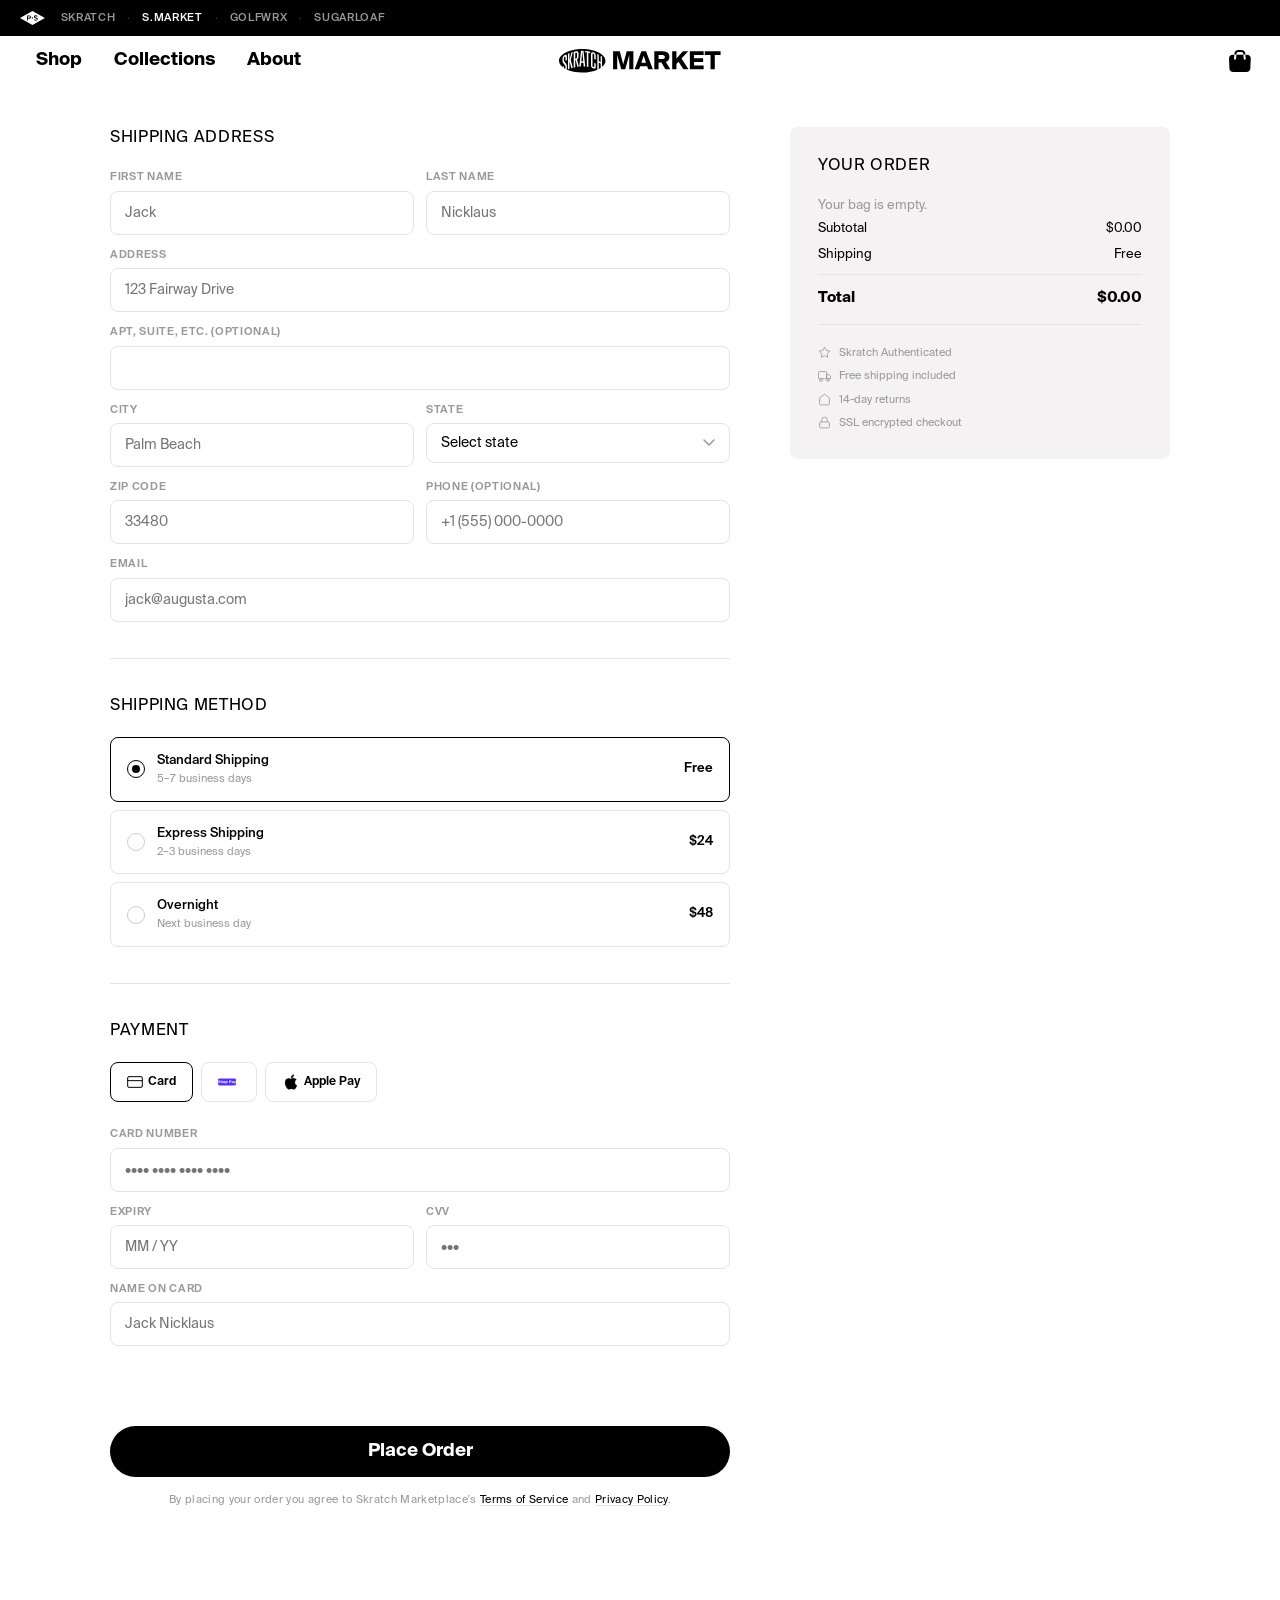
<file: checkout.html>
<!DOCTYPE html>
<html lang="en">
<head>
  <meta charset="UTF-8" />
  <meta name="viewport" content="width=device-width, initial-scale=1.0" />
  <title>Checkout — Skratch Marketplace</title>
  <link rel="stylesheet" href="styles.css" />
</head>
<body>
<div class="page-body">

  <!-- PRO SHOP ECOSYSTEM BAR -->
  <div class="eco-wrapper" id="ecoWrapper">
  <div class="ecosystem-bar">
    <div class="ecosystem-inner">
      <img src="assets/vectors/Pro Shop Secondary.svg" alt="The Pro Shop" class="ecosystem-ps-logo" />
      <nav class="ecosystem-nav">
        <a href="https://skratch.golf" target="_blank" rel="noopener" class="ecosystem-link">Skratch</a>
        <span class="ecosystem-divider">·</span>
        <a href="index.html" class="ecosystem-link ecosystem-link--active">S.Market</a>
        <span class="ecosystem-divider">·</span>
        <a href="https://golfwrx.com" target="_blank" rel="noopener" class="ecosystem-link">GolfWRX</a>
        <span class="ecosystem-divider">·</span>
        <a href="https://sugarloafsocialclub.com" target="_blank" rel="noopener" class="ecosystem-link">Sugarloaf</a>
      </nav>
    </div>
  </div>
  </div><!-- /.eco-wrapper -->

  <!-- MAIN HEADER -->
  <header class="site-header" id="siteHeader">
    <div class="header-inner">
      <nav class="main-nav" id="mainNav">
        <a href="index.html" class="nav-item">Shop</a>
        <a href="#" class="nav-item">Collections</a>
        <a href="#" class="nav-item">About</a>
      </nav>
      <a href="index.html" class="site-logo" aria-label="Skratch Marketplace">
        <img src="assets/vectors/Marketplace Logo.svg" alt="Skratch Marketplace" />
      </a>
      <div class="header-actions">
        <button class="cart-btn" id="cartToggle" aria-label="Cart">
          <img src="assets/vectors/Bag.svg" alt="Cart" />
          <span class="cart-count" id="cartCount" style="display:none">0</span>
        </button>
        <button class="mobile-menu-btn" id="mobileMenuBtn"><span></span><span></span><span></span></button>
      </div>
    </div>
    <div class="mobile-menu" id="mobileMenu">
      <nav class="mobile-nav">
        <div class="mobile-nav-section">
          <p class="mobile-nav-label">Shop</p>
          <a href="index.html" class="mobile-nav-link">Shop All</a>
          <a href="index.html" class="mobile-nav-link">Equipment</a>
          <a href="index.html" class="mobile-nav-link">Accessories</a>
          <a href="index.html" class="mobile-nav-link">Apparel</a>
        </div>
        <a href="#" class="mobile-nav-link mobile-nav-link--solo">About</a>
      </nav>
    </div>
  </header>

  <!-- CHECKOUT FORM -->
  <main id="checkoutMain">
    <div class="checkout-page">
      <div class="checkout-page-inner">
        <div class="checkout-grid">

          <!-- LEFT: Form -->
          <div class="checkout-form">

            <div class="checkout-form-section">
              <h2 class="checkout-section-title">Shipping Address</h2>
              <div class="checkout-field-row">
                <div class="checkout-field">
                  <label class="checkout-label" for="firstName">First Name</label>
                  <input class="checkout-input" type="text" id="firstName" placeholder="Jack" autocomplete="given-name" />
                </div>
                <div class="checkout-field">
                  <label class="checkout-label" for="lastName">Last Name</label>
                  <input class="checkout-input" type="text" id="lastName" placeholder="Nicklaus" autocomplete="family-name" />
                </div>
              </div>
              <div class="checkout-field" style="margin-top:12px">
                <label class="checkout-label" for="address1">Address</label>
                <input class="checkout-input" type="text" id="address1" placeholder="123 Fairway Drive" autocomplete="street-address" />
              </div>
              <div class="checkout-field" style="margin-top:12px">
                <label class="checkout-label" for="address2">Apt, suite, etc. (optional)</label>
                <input class="checkout-input" type="text" id="address2" autocomplete="address-line2" />
              </div>
              <div class="checkout-field-row" style="margin-top:12px">
                <div class="checkout-field">
                  <label class="checkout-label" for="city">City</label>
                  <input class="checkout-input" type="text" id="city" placeholder="Palm Beach" autocomplete="address-level2" />
                </div>
                <div class="checkout-field">
                  <label class="checkout-label" for="state">State</label>
                  <select class="checkout-select checkout-input" id="state" autocomplete="address-level1">
                    <option value="">Select state</option>
                    <option>AL</option><option>AK</option><option>AZ</option><option>AR</option>
                    <option>CA</option><option>CO</option><option>CT</option><option>DE</option>
                    <option>FL</option><option>GA</option><option>HI</option><option>ID</option>
                    <option>IL</option><option>IN</option><option>IA</option><option>KS</option>
                    <option>KY</option><option>LA</option><option>ME</option><option>MD</option>
                    <option>MA</option><option>MI</option><option>MN</option><option>MS</option>
                    <option>MO</option><option>MT</option><option>NE</option><option>NV</option>
                    <option>NH</option><option>NJ</option><option>NM</option><option>NY</option>
                    <option>NC</option><option>ND</option><option>OH</option><option>OK</option>
                    <option>OR</option><option>PA</option><option>RI</option><option>SC</option>
                    <option>SD</option><option>TN</option><option>TX</option><option>UT</option>
                    <option>VT</option><option>VA</option><option>WA</option><option>WV</option>
                    <option>WI</option><option>WY</option>
                  </select>
                </div>
              </div>
              <div class="checkout-field-row" style="margin-top:12px">
                <div class="checkout-field">
                  <label class="checkout-label" for="zip">ZIP Code</label>
                  <input class="checkout-input" type="text" id="zip" placeholder="33480" autocomplete="postal-code" inputmode="numeric" />
                </div>
                <div class="checkout-field">
                  <label class="checkout-label" for="phone">Phone (optional)</label>
                  <input class="checkout-input" type="tel" id="phone" placeholder="+1 (555) 000-0000" autocomplete="tel" />
                </div>
              </div>
              <div class="checkout-field" style="margin-top:12px">
                <label class="checkout-label" for="email">Email</label>
                <input class="checkout-input" type="email" id="email" placeholder="jack@augusta.com" autocomplete="email" />
              </div>
            </div>

            <div class="checkout-form-section">
              <h2 class="checkout-section-title">Shipping Method</h2>
              <div class="shipping-options">
                <div class="shipping-option selected" data-shipping="standard">
                  <div class="shipping-option-left">
                    <div class="shipping-radio"><div class="shipping-radio-dot"></div></div>
                    <div>
                      <p class="shipping-option-name">Standard Shipping</p>
                      <p class="shipping-option-time">5–7 business days</p>
                    </div>
                  </div>
                  <p class="shipping-option-price">Free</p>
                </div>
                <div class="shipping-option" data-shipping="express">
                  <div class="shipping-option-left">
                    <div class="shipping-radio"><div class="shipping-radio-dot"></div></div>
                    <div>
                      <p class="shipping-option-name">Express Shipping</p>
                      <p class="shipping-option-time">2–3 business days</p>
                    </div>
                  </div>
                  <p class="shipping-option-price">$24</p>
                </div>
                <div class="shipping-option" data-shipping="overnight">
                  <div class="shipping-option-left">
                    <div class="shipping-radio"><div class="shipping-radio-dot"></div></div>
                    <div>
                      <p class="shipping-option-name">Overnight</p>
                      <p class="shipping-option-time">Next business day</p>
                    </div>
                  </div>
                  <p class="shipping-option-price">$48</p>
                </div>
              </div>
            </div>

            <div class="checkout-form-section">
              <h2 class="checkout-section-title">Payment</h2>
              <div class="payment-methods">
                <button class="payment-method selected" data-pay="card" type="button">
                  <svg width="16" height="16" viewBox="0 0 24 24" fill="none" stroke="currentColor" stroke-width="1.5" style="margin-right:5px"><rect x="1" y="4" width="22" height="16" rx="2"/><line x1="1" y1="10" x2="23" y2="10"/></svg>
                  Card
                </button>
                <button class="payment-method" data-pay="shoppay" type="button">
                  <svg width="18" height="14" viewBox="0 0 52 20" fill="none" style="margin-right:4px"><rect width="52" height="20" rx="4" fill="#5A31F4"/><text x="26" y="14" text-anchor="middle" font-family="system-ui,sans-serif" font-size="10" font-weight="700" fill="white">Shop Pay</text></svg>
                </button>
                <button class="payment-method" data-pay="applepay" type="button">
                  <svg width="18" height="18" viewBox="0 0 24 24" fill="currentColor" style="margin-right:4px"><path d="M18.71 19.5c-.83 1.24-1.71 2.45-3.05 2.47-1.34.03-1.77-.79-3.29-.79-1.53 0-2 .77-3.27.82-1.31.05-2.3-1.32-3.14-2.53C4.25 17 2.94 12.45 4.7 9.39c.87-1.52 2.43-2.48 4.12-2.51 1.28-.02 2.5.87 3.29.87.78 0 2.26-1.07 3.8-.91.65.03 2.47.26 3.64 1.98-.22.15-2.22 1.29-2.2 3.85.03 3.02 2.65 4.03 2.68 4.04l-.03.23zM13 3.5c.73-.83 1.94-1.46 2.94-1.5.13 1.17-.34 2.35-1.04 3.19-.69.85-1.83 1.51-2.95 1.42-.15-1.15.41-2.35 1.05-3.11z"/></svg>
                  Apple Pay
                </button>
              </div>

              <div id="cardFields" style="display:flex;flex-direction:column;gap:12px">
                <div class="checkout-field">
                  <label class="checkout-label" for="cardNumber">Card Number</label>
                  <input class="checkout-input" type="text" id="cardNumber" placeholder="•••• •••• •••• ••••" maxlength="19" inputmode="numeric" />
                </div>
                <div class="checkout-field-row">
                  <div class="checkout-field">
                    <label class="checkout-label" for="expiry">Expiry</label>
                    <input class="checkout-input" type="text" id="expiry" placeholder="MM / YY" maxlength="7" inputmode="numeric" />
                  </div>
                  <div class="checkout-field">
                    <label class="checkout-label" for="cvv">CVV</label>
                    <input class="checkout-input" type="text" id="cvv" placeholder="•••" maxlength="4" inputmode="numeric" />
                  </div>
                </div>
                <div class="checkout-field">
                  <label class="checkout-label" for="nameOnCard">Name on Card</label>
                  <input class="checkout-input" type="text" id="nameOnCard" placeholder="Jack Nicklaus" autocomplete="cc-name" />
                </div>
              </div>

              <div id="altPayFields" style="display:none;margin-top:12px">
                <div style="padding:20px;background:var(--color-card);border-radius:8px;border:1.5px solid var(--color-border);text-align:center;">
                  <p style="font-size:13px;color:var(--color-gray-mid)">You'll be redirected to complete payment securely.</p>
                </div>
              </div>
            </div>

            <button class="btn btn--primary btn--full checkout-place-btn" id="placeOrder" type="button">
              Place Order
            </button>

            <p style="font-size:11px;color:var(--color-gray-mid);text-align:center;margin-top:14px;line-height:1.6;letter-spacing:0.03em">
              By placing your order you agree to Skratch Marketplace's
              <a href="#" style="color:var(--color-black);border-bottom:1px solid var(--color-border)">Terms of Service</a> and
              <a href="#" style="color:var(--color-black);border-bottom:1px solid var(--color-border)">Privacy Policy</a>.
            </p>

          </div><!-- /checkout-form -->

          <!-- RIGHT: Order Summary -->
          <aside class="checkout-summary" id="checkoutSummary">
            <p class="checkout-summary-title">Your Order</p>
            <div id="checkoutSummaryItems"></div>
            <div id="checkoutSummaryTotals"></div>
            <div class="checkout-trust">
              <div class="checkout-trust-item">
                <svg width="13" height="13" viewBox="0 0 24 24" fill="none" stroke="currentColor" stroke-width="1.5"><path d="M12 2l3.09 6.26L22 9.27l-5 4.87 1.18 6.88L12 17.77l-6.18 3.25L7 14.14 2 9.27l6.91-1.01L12 2z"/></svg>
                Skratch Authenticated
              </div>
              <div class="checkout-trust-item">
                <svg width="13" height="13" viewBox="0 0 24 24" fill="none" stroke="currentColor" stroke-width="1.5"><rect x="1" y="3" width="15" height="13" rx="1"/><path d="M16 8h4l3 3v5h-7V8z"/><circle cx="5.5" cy="18.5" r="2.5"/><circle cx="18.5" cy="18.5" r="2.5"/></svg>
                Free shipping included
              </div>
              <div class="checkout-trust-item">
                <svg width="13" height="13" viewBox="0 0 24 24" fill="none" stroke="currentColor" stroke-width="1.5"><path d="M3 9l9-7 9 7v11a2 2 0 01-2 2H5a2 2 0 01-2-2z"/></svg>
                14-day returns
              </div>
              <div class="checkout-trust-item">
                <svg width="13" height="13" viewBox="0 0 24 24" fill="none" stroke="currentColor" stroke-width="1.5"><rect x="3" y="11" width="18" height="11" rx="2"/><path d="M7 11V7a5 5 0 0110 0v4"/></svg>
                SSL encrypted checkout
              </div>
            </div>
          </aside>

        </div>
      </div>
    </div>
  </main>

</div><!-- /.page-body -->

  <!-- CHONKY FOOTER -->
  <footer class="chonky-footer">
    <div class="footer-top">
      <div class="reveal"><p class="footer-tagline">Carefully curated collector's items and essentials from your favorite sickos.</p></div>
      <div class="reveal">
        <div class="footer-col-links">
          <a href="index.html" class="footer-col-link">Shop</a>
          <a href="index.html" class="footer-col-link">Collections</a>
          <a href="#" class="footer-col-link">About</a>
        </div>
      </div>
      <div class="reveal">
        <div class="footer-col-links">
          <a href="https://skratch.golf" target="_blank" rel="noopener" class="footer-col-link">Skratch.golf</a>
          <a href="https://golfwrx.com" target="_blank" rel="noopener" class="footer-col-link">GolfWRX</a>
          <a href="https://sugarloafsocialclub.com" target="_blank" rel="noopener" class="footer-col-link">Sugarloaf Social Club</a>
        </div>
      </div>
    </div>
    <div class="footer-logo-area">
      <svg xmlns="http://www.w3.org/2000/svg" xmlns:xlink="http://www.w3.org/1999/xlink" viewBox="0 0 1360 567.1" class="footer-logo-large" aria-label="Marketplace">
        <defs>
          <style>
            .ftr-masked { mask: url(#ftrMask); }
            .ftr-diff   { mix-blend-mode: difference; }
            .ftr-white  { fill: #fff; }
          </style>
          <clipPath id="ovalClip" clipPathUnits="userSpaceOnUse">
            <ellipse cx="1114.89" cy="258.35" rx="248" ry="125"/>
          </clipPath>
          <mask id="ftrMask" x="-20.23" y="-15.9" width="1400" height="655.06" maskUnits="userSpaceOnUse">
            <g>
              <path class="ftr-white" d="M1232.58,458.9h-72.74v-47.02h199.7v47.02h-73.04v180.26h-53.92v-180.26Z"/>
              <path class="ftr-white" d="M971.09,411.88h174.31v47.02h-120.7v39.81h114.11v47.34h-114.11v45.77h120.7v47.34h-174.31v-227.28Z"/>
              <path class="ftr-white" d="M801.22,501.85l82.45-89.97h65.52l-84.02,90.6,88.41,136.68h-64.58l-61.45-95.93-26.33,28.84v67.09h-53.61v-227.28h53.61v89.97Z"/>
              <path class="ftr-white" d="M611.65,553.58h-36.36v85.58h-53.61v-227.28h87.46c58.94,0,103.14,13.79,103.14,70.22,0,33.54-18.5,52.67-44.52,62.7l56.11,94.36h-63.01l-49.22-85.58ZM575.28,457.02v51.41h35.42c25.39,0,44.83-4.39,44.83-25.71s-19.44-25.71-44.83-25.71h-35.42Z"/>
              <path class="ftr-white" d="M357.84,411.88h58.94l85.9,227.28h-58.31l-13.79-40.44h-87.78l-13.48,40.44h-57.06l85.58-227.28ZM357.52,555.15h58.62l-29.15-86.52-29.47,86.52Z"/>
              <path class="ftr-white" d="M103.14,639.16l-51.1-181.83v181.83H0v-227.28h84.64l43.58,163.02,44.52-163.02h83.7v227.28h-52.04v-182.14l-50.79,182.14h-50.47Z"/>
              <g class="ftr-diff">
                <path class="ftr-white" d="M1289.03,277.8v67c7.14-3.64,13.86-7.51,20.06-11.57v-44.56c-6.61-3.83-13.3-7.46-20.06-10.87Z"/>
                <path class="ftr-white" d="M1059.87,181.67c0-2.65-.76-4.71-2.3-6.15-1.54-1.42-3.67-1.93-6.4-1.48-3.32.56-6.64,1.16-9.96,1.81v62.65c4.63-1.25,8.3-2.83,10.98-4.83,2.72-2.02,4.7-4.62,5.88-7.79,1.19-3.18,1.8-7.17,1.8-11.99v-32.22Z"/>
                <path class="ftr-white" d="M1359.54,258.35c0-67.98-109.53-123.1-244.65-123.1s-244.66,55.11-244.66,123.1c0,23.9,13.53,46.2,36.94,65.07,4.77-3.04,9.58-5.98,14.45-8.79v19.2c4.96,3.22,10.24,6.31,15.82,9.25.7-1.85,1.05-3.82,1.05-5.91v-13.52c0-5.33-1.26-10.16-3.78-14.51-2.52-4.33-6.12-9.06-10.76-14.07v-.25c-.32-.16-.47-.4-.47-.74-5.42-5.89-9.47-11.18-12.22-16.06-2.74-4.87-4.11-10.69-4.11-17.51v-23.21c0-7.98,1.92-15.35,5.82-22,3.9-6.63,9.54-12.13,17.02-16.25,7.5-4.1,13.32-4.85,17.39-2.57,4.05,2.29,6.12,7.47,6.1,15.47v38.95c-5.05,2.32-10.05,4.77-15.01,7.33v-35.36c0-2.99-.72-5.05-2.13-6.14-1.42-1.09-3.53-.9-6.34.65-2.81,1.53-4.91,3.64-6.29,6.26-1.4,2.64-2.08,5.45-2.1,8.44v19.62c0,4.99,1.08,9.41,3.25,13.24,2.17,3.85,5.59,8.55,10.29,14.23.32.42.63.83.94,1.25,5.51,6.1,9.8,11.97,12.83,17.43,3.02,5.47,4.56,11.64,4.56,18.46v15.48c0,6.35-1.29,12.1-3.86,17.3,43.53,20.08,101.55,32.34,165.27,32.34s116.29-11.13,159.07-29.58v-163.61c5.07,2.29,10.09,4.68,15.07,7.18v66.81c6.76,3.39,13.45,7,20.06,10.82v-66.77c4.86,2.81,9.68,5.75,14.45,8.79v107.57c22.82-18.71,36-40.73,36-64.29ZM1015.85,331.52c-5.2,1.39-10.38,2.88-15.55,4.48-6.74-25.92-13.44-51.65-20.08-77.2v84.07c-5.17,1.93-10.29,3.97-15.4,6.14v-164.3c5.1-2.16,10.24-4.2,15.4-6.14v76.27c6.64-27.91,13.33-55.62,20.08-83.14,5.16-1.6,10.35-3.11,15.55-4.48-7.3,27.99-14.55,56.2-21.77,84.64,7.2,26.33,14.47,52.88,21.77,79.64v.02ZM1063.63,321.97c-5.92-23.56-11.83-46.99-17.74-70.29-1.5.55-3.07,1.05-4.7,1.55v72.43c-5.34,1.04-10.69,2.2-16,3.48v-164.28c5.22-1.25,10.48-2.39,15.74-3.43,0,0,.07,0,.11-.02.05,0,.1-.02.14-.04,3.39-.67,6.79-1.28,10.22-1.85,7.67-1.28,13.72.05,18.09,3.78,4.37,3.73,6.57,9.64,6.57,17.62v29.72c0,7.98-1.33,14.74-3.99,20.28-2.65,5.54-6.55,10.04-11.69,13.61-.21.16-.44.3-.66.44,6.41,24.92,12.86,50,19.31,75.25-5.14.49-10.28,1.07-15.4,1.76v-.02ZM1130.35,318.79c-1.24-13.03-2.48-26.06-3.72-39.07-7.58-.23-15.17-.21-22.75,0-1.24,13.01-2.48,26.04-3.72,39.07-5.44.21-10.86.54-16.27.98,6.04-55.25,12.11-110.36,18.17-165.34,8.7-.3,17.41-.3,26.11,0,6.15,54.97,12.3,110.08,18.43,165.34-5.41-.44-10.83-.76-16.26-.97v-.02ZM1198.45,178.6c-6.37-1.41-12.81-2.64-19.24-3.73v148.95c-5.29-.88-10.59-1.65-15.9-2.32v-148.95c-6.64-.83-13.3-1.5-19.97-1.97v-15.35c18.49,1.34,36.9,4.01,55.11,8.02v15.35ZM1256.75,245.93c-5.14-2.02-10.31-3.92-15.52-5.71v-43.19c0-2.99-.78-5.64-2.36-7.91-1.57-2.29-3.84-3.9-6.83-4.85-2.83-.9-5.03-.69-6.62.6-1.59,1.28-2.38,3.43-2.38,6.42v120.85c0,2.99.79,5.59,2.38,7.81,1.59,2.22,3.79,3.76,6.62,4.66,2.99.95,5.26.83,6.83-.39,1.58-1.21,2.36-3.31,2.36-6.31v-35.96c5.21,1.79,10.38,3.69,15.52,5.71v35.45c0,8-2.08,13.28-6.26,15.95-4.17,2.69-10.31,2.58-18.45,0-7.99-2.53-14.14-6.33-18.42-11.71-4.28-5.36-6.43-11.99-6.43-19.98v-119.84c0-7.98,2.15-13.59,6.43-16.72,4.28-3.11,10.45-3.55,18.42-1.04,8.14,2.59,14.28,6.93,18.45,12.73,4.18,5.8,6.26,12.77,6.26,20.75v42.7Z"/>
                <path class="ftr-white" d="M1105.29,264.96c6.64-.18,13.3-.18,19.94,0-3.32-34.89-6.64-69.74-9.96-104.54-3.32,34.8-6.64,69.65-9.96,104.54h-.02Z"/>
              </g>
            </g>
          </mask>
        </defs>
        <g class="ftr-masked">
          <rect class="ftr-white" x="-20.23" y="-15.9" width="1400" height="560.04" rx="10" ry="10"/>
        </g>
        <circle id="footerGolfBall" class="ftr-white" cx="401.38" cy="104.71" r="66.61"/>
        <circle id="footerFallingBall" cx="980" cy="258.35" r="66.61" fill="#fff" clip-path="url(#ovalClip)" style="visibility:hidden"/>
      </svg>
    </div>
  </footer>

  <!-- MINI CART DRAWER -->
  <div class="cart-overlay" id="cartOverlay"></div>
  <aside class="cart-drawer" id="cartDrawer" aria-label="Shopping cart" aria-hidden="true">
    <div class="cart-drawer-header">
      <h2 class="cart-drawer-title">Your Bag</h2>
      <button class="cart-drawer-close" id="cartClose">
        <svg width="18" height="18" viewBox="0 0 24 24" fill="none" stroke="currentColor" stroke-width="1.5"><path d="M18 6L6 18M6 6l12 12"/></svg>
      </button>
    </div>
    <div class="cart-drawer-body" id="cartDrawerBody">
      <div class="cart-empty" id="cartEmpty">
        <img src="assets/vectors/Bag.svg" width="36" height="36" alt="" />
        <p>Your bag is empty.</p>
        <a href="index.html" class="btn btn--outline">Continue Shopping</a>
      </div>
      <div class="cart-items" id="cartItems" style="display:none"></div>
    </div>
    <div class="cart-drawer-footer" id="cartDrawerFooter" style="display:none">
      <div class="cart-summary">
        <div class="cart-summary-row"><span>Subtotal</span><span id="cartSubtotal">$0</span></div>
        <p class="cart-summary-note">Shipping calculated at checkout</p>
      </div>
      <a href="checkout.html" class="btn btn--primary btn--full">Proceed to Checkout</a>
    </div>
  </aside>

  <script src="cart.js"></script>
  <script src="checkout.js"></script>
  <script>
  /* Curtain footer: pad page-body so content scrolls clear of fixed footer */
  (function() {
    var footer = document.querySelector('.chonky-footer');
    var body   = document.querySelector('.page-body');
    if (!footer || !body) return;
    function update() {
      var pad = parseFloat(getComputedStyle(document.documentElement).getPropertyValue('--pad')) || 20;
      body.style.paddingBottom = (footer.offsetHeight + pad + pad) + 'px';
    }
    update();
    window.addEventListener('load',   update);
    window.addEventListener('resize', update);
  })();

  /* Scroll header */
  (function() {
    var header = document.getElementById('siteHeader');
    if (!header) return;
    window.addEventListener('scroll', function() {
      header.classList.toggle('scrolled', window.scrollY > 4);
    }, { passive: true });
  })();

  /* Mobile menu */
  (function() {
    var btn  = document.getElementById('mobileMenuBtn');
    var menu = document.getElementById('mobileMenu');
    if (!btn || !menu) return;
    btn.addEventListener('click', function() {
      menu.classList.toggle('open');
      btn.classList.toggle('open');
    });
  })();

  /* Reveal on scroll */
  (function() {
    if (!window.IntersectionObserver) {
      document.querySelectorAll('.reveal').forEach(function(el) { el.classList.add('is-visible'); });
      return;
    }
    var io = new IntersectionObserver(function(entries) {
      entries.forEach(function(e) {
        if (e.isIntersecting) { e.target.classList.add('is-visible'); io.unobserve(e.target); }
      });
    }, { threshold: 0.08 });
    document.querySelectorAll('.reveal').forEach(function(el) { io.observe(el); });
  })();

  /* Footer golf-ball easter egg */
  (function() {
    var ball = document.getElementById('footerGolfBall');
    if (!ball) return;
    var fallingBall = document.getElementById('footerFallingBall');
    function cb(p0, p1, p2, p3, t) {
      var u = 1 - t;
      return u*u*u*p0 + 3*u*u*t*p1 + 3*u*t*t*p2 + t*t*t*p3;
    }
    function rollBall() {
      if (ball._active) return;
      if (ball.style.visibility === 'hidden') return;
      ball._active = true;
      ball.classList.add('ball-active');
      var sx = 401.38, sy = 104.71;
      var ex = 980,    ey = 258.35;
      var cp1x = sx + (ex - sx) * 0.55, cp1y = sy;
      var cp2x = ex,                    cp2y = sy;
      var dur = 1000, t0 = null;
      (function rollAnim(ts) {
        if (!t0) t0 = ts;
        var t = Math.min((ts - t0) / dur, 1);
        ball.setAttribute('cx', cb(sx, cp1x, cp2x, ex, t));
        ball.setAttribute('cy', cb(sy, cp1y, cp2y, ey, t));
        ball.style.transform = 'rotate(' + (t * 500) + 'deg)';
        if (t < 1) {
          requestAnimationFrame(rollAnim);
        } else {
          ball.style.visibility = 'hidden';
          ball.style.transform  = '';
          ball.classList.remove('ball-active');
          ball._active = false;
          if (!fallingBall) return;
          fallingBall.setAttribute('cx', ex);
          fallingBall.setAttribute('cy', ey);
          fallingBall.style.visibility = 'visible';
          var tf0 = null;
          (function fallAnim(ts) {
            if (!tf0) tf0 = ts;
            var t = Math.min((ts - tf0) / 480, 1);
            fallingBall.setAttribute('cy', ey + (640 - ey) * t * t);
            if (t < 1) requestAnimationFrame(fallAnim);
            else fallingBall.style.visibility = 'hidden';
          })(performance.now());
        }
      })(performance.now());
    }
    function overBall(x, y) {
      if (ball._active || ball.style.visibility === 'hidden') return false;
      var r = ball.getBoundingClientRect();
      return x >= r.left && x <= r.right && y >= r.top && y <= r.bottom;
    }
    window.addEventListener('click', function(e) {
      if (overBall(e.clientX, e.clientY)) rollBall();
    });
    window.addEventListener('mousemove', function(e) {
      document.body.style.cursor = overBall(e.clientX, e.clientY) ? 'pointer' : '';
    }, { passive: true });
  })();
  </script>
</body>
</html>
</file>
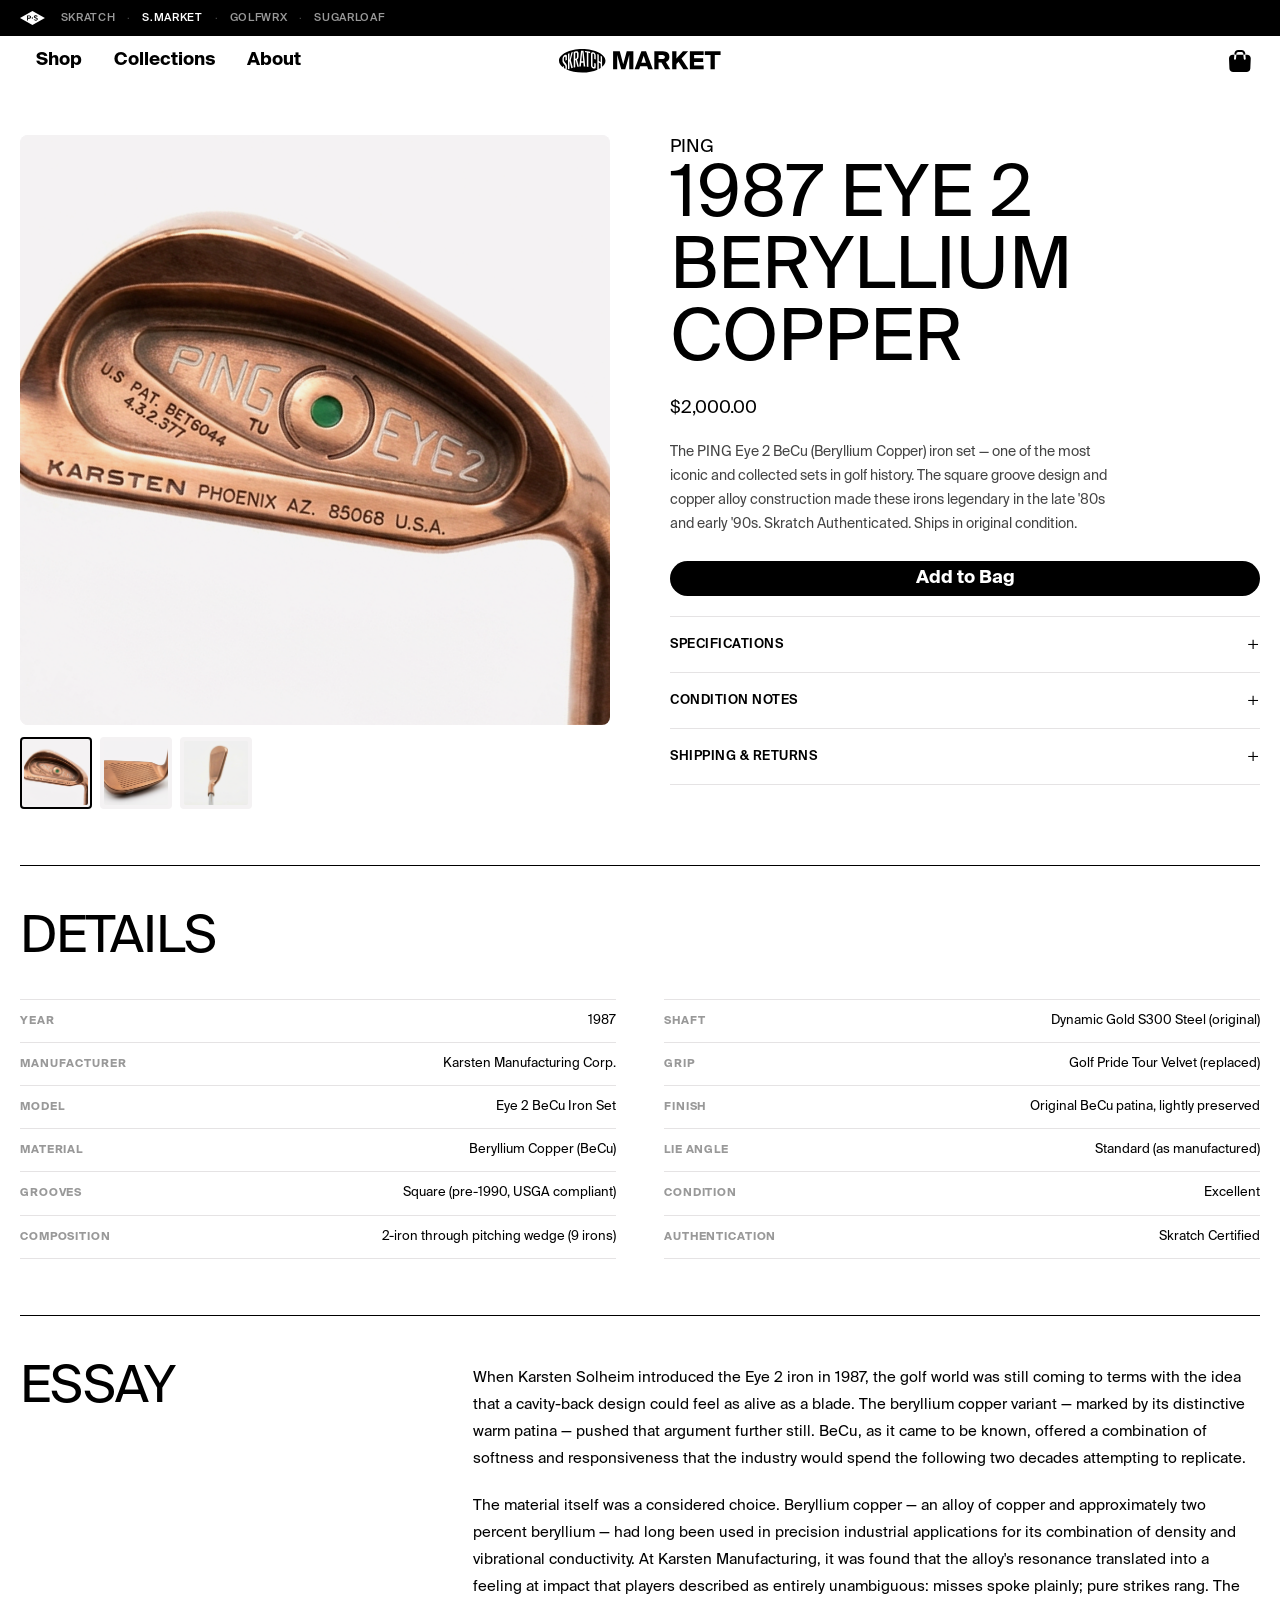
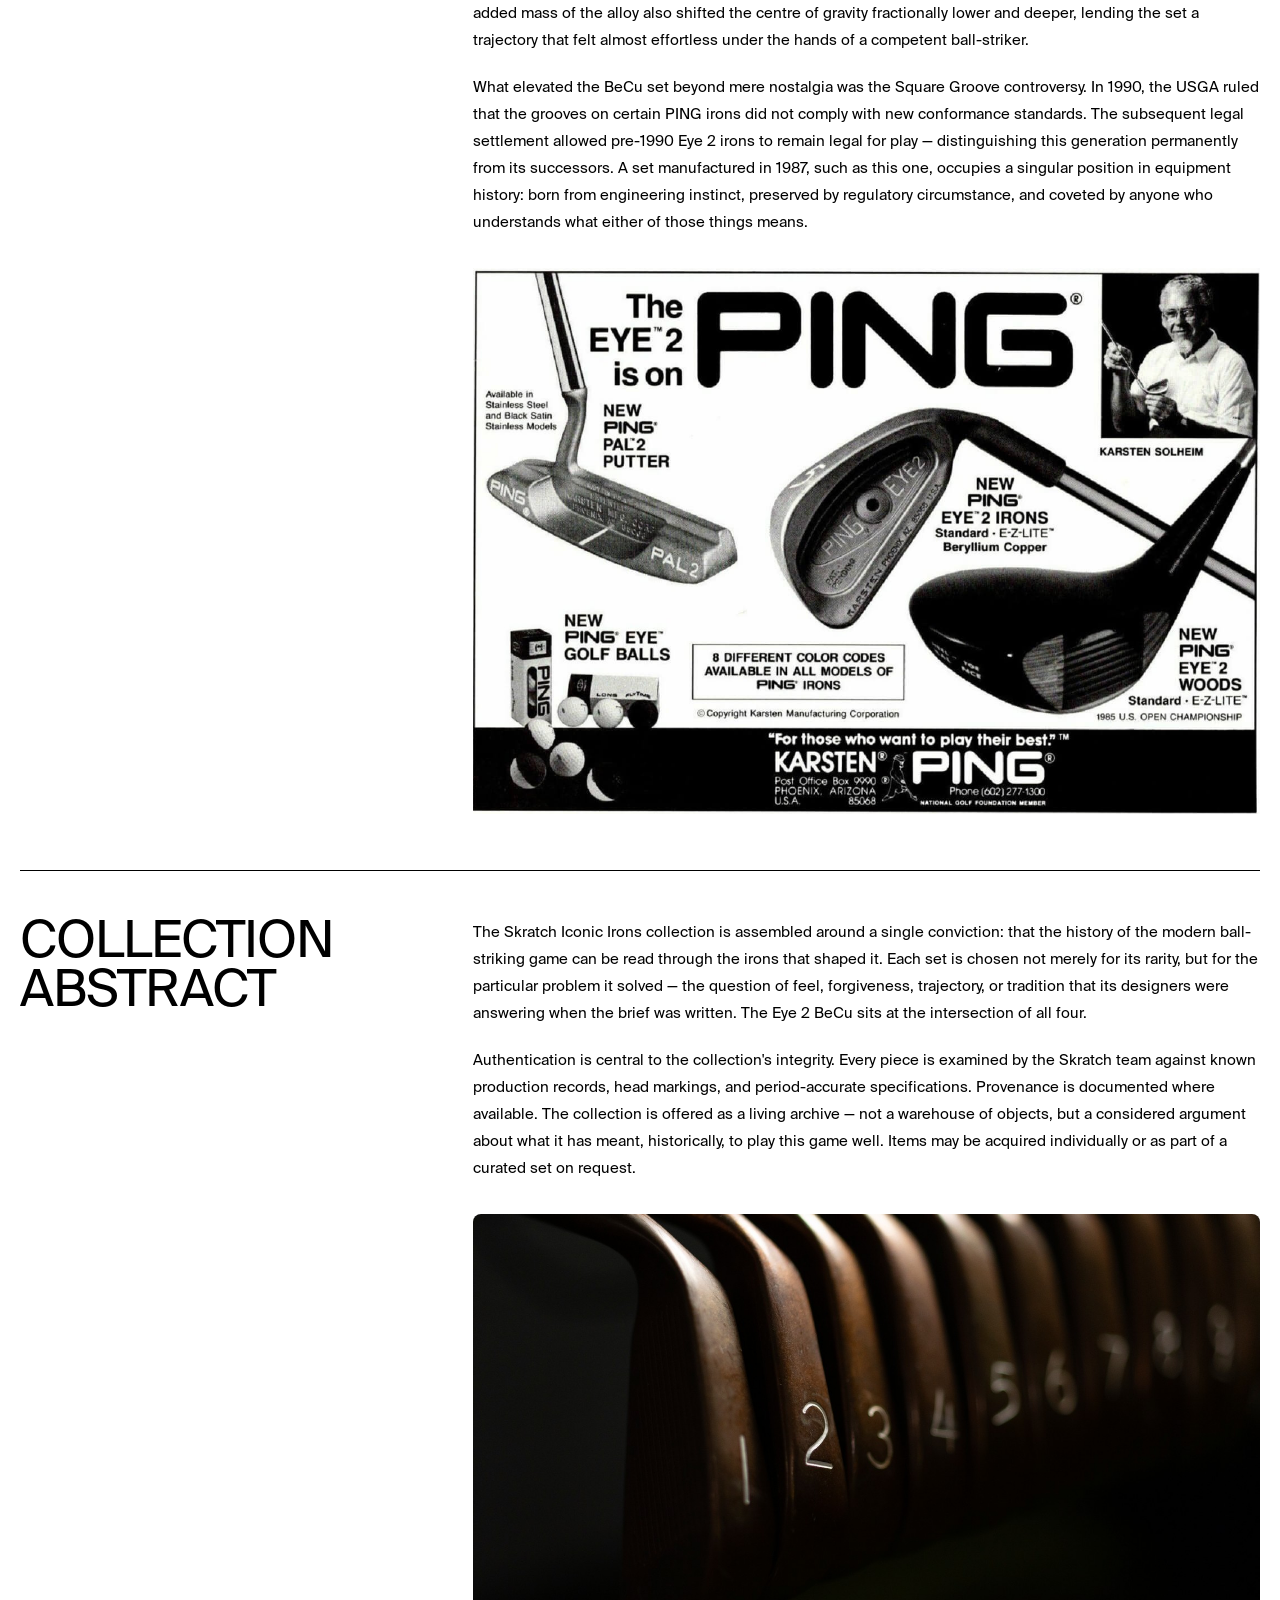
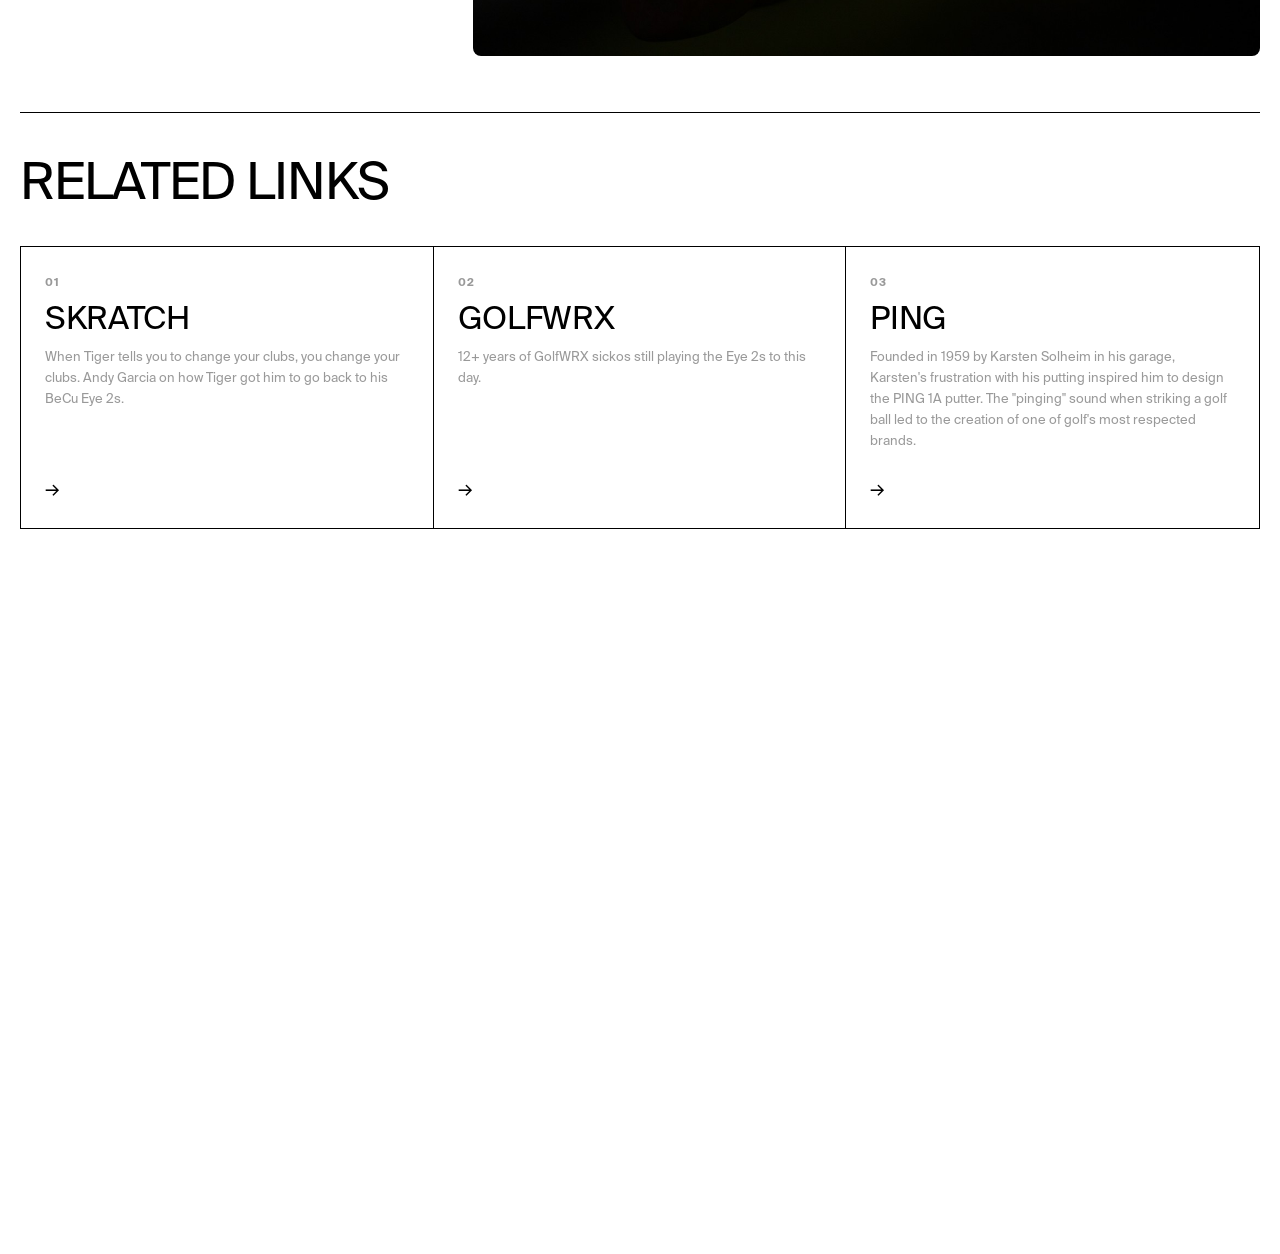
<file: pdp.html>
<!DOCTYPE html>
<html lang="en">
<head>
  <meta charset="UTF-8" />
  <meta name="viewport" content="width=device-width, initial-scale=1.0" />
  <title>PING Eye 2 BeCu Iron Set — Skratch Marketplace</title>
  <link rel="stylesheet" href="styles.css" />
</head>
<body>
<div class="page-body">

  <!-- PRO SHOP ECOSYSTEM BAR -->
  <div class="eco-wrapper" id="ecoWrapper">
  <div class="ecosystem-bar">
    <div class="ecosystem-inner">
      <img src="assets/vectors/Pro Shop Secondary.svg" alt="The Pro Shop" class="ecosystem-ps-logo" />
      <nav class="ecosystem-nav">
        <a href="https://skratch.golf" target="_blank" rel="noopener" class="ecosystem-link">Skratch</a>
        <span class="ecosystem-divider">·</span>
        <a href="index.html" class="ecosystem-link ecosystem-link--active">S.Market</a>
        <span class="ecosystem-divider">·</span>
        <a href="https://golfwrx.com" target="_blank" rel="noopener" class="ecosystem-link">GolfWRX</a>
        <span class="ecosystem-divider">·</span>
        <a href="https://sugarloafsocialclub.com" target="_blank" rel="noopener" class="ecosystem-link">Sugarloaf</a>
      </nav>
    </div>
  </div>
  </div><!-- /.eco-wrapper -->

  <!-- MAIN HEADER -->
  <header class="site-header" id="siteHeader">
    <div class="header-inner">
      <nav class="main-nav" id="mainNav">
        <a href="index.html" class="nav-item">Shop</a>
        <a href="#" class="nav-item">Collections</a>
        <a href="#" class="nav-item">About</a>
      </nav>
      <a href="index.html" class="site-logo" aria-label="Skratch Marketplace">
        <img src="assets/vectors/Marketplace Logo.svg" alt="Skratch Marketplace" />
      </a>
      <div class="header-actions">
        <button class="cart-btn" id="cartToggle" aria-label="Cart">
          <img src="assets/vectors/Bag.svg" alt="Cart" />
          <span class="cart-count" id="cartCount" style="display:none">0</span>
        </button>
        <button class="mobile-menu-btn" id="mobileMenuBtn"><span></span><span></span><span></span></button>
      </div>
    </div>
    <div class="mobile-menu" id="mobileMenu">
      <nav class="mobile-nav">
        <div class="mobile-nav-section">
          <p class="mobile-nav-label">Shop</p>
          <a href="index.html" class="mobile-nav-link">Shop All</a>
          <a href="index.html" class="mobile-nav-link">Equipment</a>
          <a href="index.html" class="mobile-nav-link">Accessories</a>
          <a href="index.html" class="mobile-nav-link">Apparel</a>
        </div>
        <a href="#" class="mobile-nav-link mobile-nav-link--solo">About</a>
      </nav>
    </div>
  </header>

  <!-- PDP -->
  <div class="pdp-page">
    <div class="pdp-grid">

      <!-- Gallery -->
      <div class="pdp-gallery">
        <div class="pdp-main-img-wrap">
          <img id="pdpMainImg" src="assets/images/product/pe2-pdp-1.png" alt="PING Eye 2 BeCu Iron Set" />
        </div>
        <div class="pdp-thumbs">
          <div class="pdp-thumb active" data-src="assets/images/product/pe2-pdp-1.png">
            <img src="assets/images/product/pe2-pdp-1.png" alt="View 1" class="pdp-thumb" />
          </div>
          <div class="pdp-thumb" data-src="assets/images/product/pe2-pdp-2.png">
            <img src="assets/images/product/pe2-pdp-2.png" alt="View 2" class="pdp-thumb" />
          </div>
          <div class="pdp-thumb" data-src="assets/images/product/pe2-pdp-3.png">
            <img src="assets/images/product/pe2-pdp-3.png" alt="View 3" class="pdp-thumb" />
          </div>
        </div>
      </div>

      <!-- Info -->
      <div class="pdp-info">
        <div>
          <p class="pdp-brand">PING</p>
          <h1 class="pdp-title">1987 Eye 2<br>Beryllium Copper</h1>
        </div>
        <p class="pdp-price">$2,000.00</p>
        <p class="pdp-description">
          The PING Eye 2 BeCu (Beryllium Copper) iron set — one of the most iconic and collected sets in golf history. The square groove design and copper alloy construction made these irons legendary in the late '80s and early '90s. Skratch Authenticated. Ships in original condition.
        </p>

        <button class="btn btn--primary pdp-add-btn" id="addToCartBtn"
          data-id="ping-eye2"
          data-name="1987 Eye 2 BeCu Iron Set"
          data-brand="PING"
          data-price="2000"
          data-image="assets/images/product/pe2-pdp-1.png">
          Add to Bag
        </button>

        <!-- Accordion -->
        <div class="pdp-accordion">
          <button class="accordion-btn">
            Specifications
            <span class="accordion-icon">+</span>
          </button>
          <div class="accordion-panel">
            <div class="accordion-panel-inner">
              <ul>
                <li>Year: 1987</li>
                <li>Material: Beryllium Copper (BeCu)</li>
                <li>Set: 2-iron through pitching wedge (9 clubs)</li>
                <li>Shaft: Dynamic Gold S300 (original)</li>
                <li>Grip: Golf Pride Tour Velvet (replaced)</li>
                <li>Lie angle: Standard</li>
              </ul>
            </div>
          </div>
          <button class="accordion-btn">
            Condition Notes
            <span class="accordion-icon">+</span>
          </button>
          <div class="accordion-panel">
            <div class="accordion-panel-inner">
              <p>This set rates Excellent. The faces show light use-related wear consistent with normal play. The iconic copper finish is well-preserved with minimal oxidation. All hosels are tight and shafts are straight. Grips have been recently replaced with Tour Velvet.</p>
            </div>
          </div>
          <button class="accordion-btn">
            Shipping & Returns
            <span class="accordion-icon">+</span>
          </button>
          <div class="accordion-panel">
            <div class="accordion-panel-inner">
              <ul>
                <li>Ships within 1–2 business days</li>
                <li>Free standard shipping (5–7 days)</li>
                <li>Express options available at checkout</li>
                <li>14-day return window on all authenticated items</li>
              </ul>
            </div>
          </div>
        </div>

      </div><!-- /pdp-info -->

    </div><!-- /pdp-grid -->

    <!-- ── DETAILS ──────────────────────────────────────────── -->
    <section class="pdp-editorial-section reveal">
      <h2 class="pdp-editorial-heading pdp-editorial-heading--full">Details</h2>
      <div class="pdp-details-cols">
        <div class="pdp-detail-col">
          <div class="pdp-detail-row">
            <span class="pdp-detail-key">Year</span>
            <span class="pdp-detail-val">1987</span>
          </div>
          <div class="pdp-detail-row">
            <span class="pdp-detail-key">Manufacturer</span>
            <span class="pdp-detail-val">Karsten Manufacturing Corp.</span>
          </div>
          <div class="pdp-detail-row">
            <span class="pdp-detail-key">Model</span>
            <span class="pdp-detail-val">Eye 2 BeCu Iron Set</span>
          </div>
          <div class="pdp-detail-row">
            <span class="pdp-detail-key">Material</span>
            <span class="pdp-detail-val">Beryllium Copper (BeCu)</span>
          </div>
          <div class="pdp-detail-row">
            <span class="pdp-detail-key">Grooves</span>
            <span class="pdp-detail-val">Square (pre-1990, USGA compliant)</span>
          </div>
          <div class="pdp-detail-row">
            <span class="pdp-detail-key">Composition</span>
            <span class="pdp-detail-val">2-iron through pitching wedge (9 irons)</span>
          </div>
        </div>
        <div class="pdp-detail-col">
          <div class="pdp-detail-row">
            <span class="pdp-detail-key">Shaft</span>
            <span class="pdp-detail-val">Dynamic Gold S300 Steel (original)</span>
          </div>
          <div class="pdp-detail-row">
            <span class="pdp-detail-key">Grip</span>
            <span class="pdp-detail-val">Golf Pride Tour Velvet (replaced)</span>
          </div>
          <div class="pdp-detail-row">
            <span class="pdp-detail-key">Finish</span>
            <span class="pdp-detail-val">Original BeCu patina, lightly preserved</span>
          </div>
          <div class="pdp-detail-row">
            <span class="pdp-detail-key">Lie Angle</span>
            <span class="pdp-detail-val">Standard (as manufactured)</span>
          </div>
          <div class="pdp-detail-row">
            <span class="pdp-detail-key">Condition</span>
            <span class="pdp-detail-val">Excellent</span>
          </div>
          <div class="pdp-detail-row">
            <span class="pdp-detail-key">Authentication</span>
            <span class="pdp-detail-val">Skratch Certified</span>
          </div>
        </div>
      </div>
    </section>

    <!-- ── ESSAY ─────────────────────────────────────────────── -->
    <section class="pdp-editorial-section reveal">
      <div class="pdp-editorial-two-col">
        <div>
          <h2 class="pdp-editorial-heading">Essay</h2>
        </div>
        <div class="pdp-essay-body">
          <p>When Karsten Solheim introduced the Eye 2 iron in 1987, the golf world was still coming to terms with the idea that a cavity-back design could feel as alive as a blade. The beryllium copper variant — marked by its distinctive warm patina — pushed that argument further still. BeCu, as it came to be known, offered a combination of softness and responsiveness that the industry would spend the following two decades attempting to replicate.</p>
          <p>The material itself was a considered choice. Beryllium copper — an alloy of copper and approximately two percent beryllium — had long been used in precision industrial applications for its combination of density and vibrational conductivity. At Karsten Manufacturing, it was found that the alloy's resonance translated into a feeling at impact that players described as entirely unambiguous: misses spoke plainly; pure strikes rang. The added mass of the alloy also shifted the centre of gravity fractionally lower and deeper, lending the set a trajectory that felt almost effortless under the hands of a competent ball-striker.</p>
          <p>What elevated the BeCu set beyond mere nostalgia was the Square Groove controversy. In 1990, the USGA ruled that the grooves on certain PING irons did not comply with new conformance standards. The subsequent legal settlement allowed pre-1990 Eye 2 irons to remain legal for play — distinguishing this generation permanently from its successors. A set manufactured in 1987, such as this one, occupies a singular position in equipment history: born from engineering instinct, preserved by regulatory circumstance, and coveted by anyone who understands what either of those things means.</p>
          <img src="assets/images/product/PING-Eye-2-ad.jpg" alt="PING Eye 2 advertisement" style="width:100%;display:block;margin-top:32px;" />
        </div>
      </div>
    </section>

    <!-- ── COLLECTION ABSTRACT ───────────────────────────────── -->
    <section class="pdp-editorial-section reveal">
      <div class="pdp-editorial-two-col">
        <div>
          <h2 class="pdp-editorial-heading">Collection Abstract</h2>
        </div>
        <div class="pdp-collection-body">
          <p>The Skratch Iconic Irons collection is assembled around a single conviction: that the history of the modern ball-striking game can be read through the irons that shaped it. Each set is chosen not merely for its rarity, but for the particular problem it solved — the question of feel, forgiveness, trajectory, or tradition that its designers were answering when the brief was written. The Eye 2 BeCu sits at the intersection of all four.</p>
          <p>Authentication is central to the collection's integrity. Every piece is examined by the Skratch team against known production records, head markings, and period-accurate specifications. Provenance is documented where available. The collection is offered as a living archive — not a warehouse of objects, but a considered argument about what it has meant, historically, to play this game well. Items may be acquired individually or as part of a curated set on request.</p>
          <img src="assets/images/product/525042146_18517690600063310_4596949784316855217_n.jpg" alt="PING Eye 2 BeCu iron set" style="width:100%;display:block;margin-top:32px;border-radius:8px;aspect-ratio:16/9;object-fit:cover;" />
        </div>
      </div>
    </section>

    <!-- ── RELATED LINKS ──────────────────────────────────────── -->
    <section class="pdp-editorial-section reveal" style="padding-bottom:0">
      <h2 class="pdp-editorial-heading pdp-editorial-heading--full">Related Links</h2>
      <div class="pdp-related-links">
        <a href="https://www.tiktok.com/@skratch/video/7599025346960182541" target="_blank" rel="noopener" class="pdp-related-link">
          <span class="pdp-related-link-num">01</span>
          <span class="pdp-related-link-name">Skratch</span>
          <span class="pdp-related-link-desc">When Tiger tells you to change your clubs, you change your clubs. Andy Garcia on how Tiger got him to go back to his BeCu Eye 2s.</span>
          <span class="pdp-related-link-arrow">→</span>
        </a>
        <a href="https://forums.golfwrx.com/topic/709400-does-anyone-still-game-ping-eye-2s/" target="_blank" rel="noopener" class="pdp-related-link">
          <span class="pdp-related-link-num">02</span>
          <span class="pdp-related-link-name">GolfWRX</span>
          <span class="pdp-related-link-desc">12+ years of GolfWRX sickos still playing the Eye 2s to this day.</span>
          <span class="pdp-related-link-arrow">→</span>
        </a>
        <a href="https://ping.com" target="_blank" rel="noopener" class="pdp-related-link">
          <span class="pdp-related-link-num">03</span>
          <span class="pdp-related-link-name">Ping</span>
          <span class="pdp-related-link-desc">Founded in 1959 by Karsten Solheim in his garage, Karsten's frustration with his putting inspired him to design the PING 1A putter. The "pinging" sound when striking a golf ball led to the creation of one of golf's most respected brands.</span>
          <span class="pdp-related-link-arrow">→</span>
        </a>
      </div>
    </section>

  </div><!-- /pdp-page -->

</div><!-- /.page-body -->

  <!-- CHONKY FOOTER -->
  <footer class="chonky-footer">
    <div class="footer-top">
      <div class="reveal"><p class="footer-tagline">Carefully curated collector's items and essentials from your favorite sickos.</p></div>
      <div class="reveal">
        <div class="footer-col-links">
          <a href="index.html" class="footer-col-link">Shop</a>
          <a href="index.html" class="footer-col-link">Collections</a>
          <a href="#" class="footer-col-link">About</a>
        </div>
      </div>
      <div class="reveal">
        <div class="footer-col-links">
          <a href="https://skratch.golf" target="_blank" rel="noopener" class="footer-col-link">Skratch.golf</a>
          <a href="https://golfwrx.com" target="_blank" rel="noopener" class="footer-col-link">GolfWRX</a>
          <a href="https://sugarloafsocialclub.com" target="_blank" rel="noopener" class="footer-col-link">Sugarloaf Social Club</a>
        </div>
      </div>
    </div>
    <div class="footer-logo-area">
      <svg xmlns="http://www.w3.org/2000/svg" xmlns:xlink="http://www.w3.org/1999/xlink" viewBox="0 0 1360 567.1" class="footer-logo-large" aria-label="Marketplace">
        <defs>
          <style>
            .ftr-masked { mask: url(#ftrMask); }
            .ftr-diff   { mix-blend-mode: difference; }
            .ftr-white  { fill: #fff; }
          </style>
          <clipPath id="ovalClip" clipPathUnits="userSpaceOnUse">
            <ellipse cx="1114.89" cy="258.35" rx="248" ry="125"/>
          </clipPath>
          <mask id="ftrMask" x="-20.23" y="-15.9" width="1400" height="655.06" maskUnits="userSpaceOnUse">
            <g>
              <path class="ftr-white" d="M1232.58,458.9h-72.74v-47.02h199.7v47.02h-73.04v180.26h-53.92v-180.26Z"/>
              <path class="ftr-white" d="M971.09,411.88h174.31v47.02h-120.7v39.81h114.11v47.34h-114.11v45.77h120.7v47.34h-174.31v-227.28Z"/>
              <path class="ftr-white" d="M801.22,501.85l82.45-89.97h65.52l-84.02,90.6,88.41,136.68h-64.58l-61.45-95.93-26.33,28.84v67.09h-53.61v-227.28h53.61v89.97Z"/>
              <path class="ftr-white" d="M611.65,553.58h-36.36v85.58h-53.61v-227.28h87.46c58.94,0,103.14,13.79,103.14,70.22,0,33.54-18.5,52.67-44.52,62.7l56.11,94.36h-63.01l-49.22-85.58ZM575.28,457.02v51.41h35.42c25.39,0,44.83-4.39,44.83-25.71s-19.44-25.71-44.83-25.71h-35.42Z"/>
              <path class="ftr-white" d="M357.84,411.88h58.94l85.9,227.28h-58.31l-13.79-40.44h-87.78l-13.48,40.44h-57.06l85.58-227.28ZM357.52,555.15h58.62l-29.15-86.52-29.47,86.52Z"/>
              <path class="ftr-white" d="M103.14,639.16l-51.1-181.83v181.83H0v-227.28h84.64l43.58,163.02,44.52-163.02h83.7v227.28h-52.04v-182.14l-50.79,182.14h-50.47Z"/>
              <g class="ftr-diff">
                <path class="ftr-white" d="M1289.03,277.8v67c7.14-3.64,13.86-7.51,20.06-11.57v-44.56c-6.61-3.83-13.3-7.46-20.06-10.87Z"/>
                <path class="ftr-white" d="M1059.87,181.67c0-2.65-.76-4.71-2.3-6.15-1.54-1.42-3.67-1.93-6.4-1.48-3.32.56-6.64,1.16-9.96,1.81v62.65c4.63-1.25,8.3-2.83,10.98-4.83,2.72-2.02,4.7-4.62,5.88-7.79,1.19-3.18,1.8-7.17,1.8-11.99v-32.22Z"/>
                <path class="ftr-white" d="M1359.54,258.35c0-67.98-109.53-123.1-244.65-123.1s-244.66,55.11-244.66,123.1c0,23.9,13.53,46.2,36.94,65.07,4.77-3.04,9.58-5.98,14.45-8.79v19.2c4.96,3.22,10.24,6.31,15.82,9.25.7-1.85,1.05-3.82,1.05-5.91v-13.52c0-5.33-1.26-10.16-3.78-14.51-2.52-4.33-6.12-9.06-10.76-14.07v-.25c-.32-.16-.47-.4-.47-.74-5.42-5.89-9.47-11.18-12.22-16.06-2.74-4.87-4.11-10.69-4.11-17.51v-23.21c0-7.98,1.92-15.35,5.82-22,3.9-6.63,9.54-12.13,17.02-16.25,7.5-4.1,13.32-4.85,17.39-2.57,4.05,2.29,6.12,7.47,6.1,15.47v38.95c-5.05,2.32-10.05,4.77-15.01,7.33v-35.36c0-2.99-.72-5.05-2.13-6.14-1.42-1.09-3.53-.9-6.34.65-2.81,1.53-4.91,3.64-6.29,6.26-1.4,2.64-2.08,5.45-2.1,8.44v19.62c0,4.99,1.08,9.41,3.25,13.24,2.17,3.85,5.59,8.55,10.29,14.23.32.42.63.83.94,1.25,5.51,6.1,9.8,11.97,12.83,17.43,3.02,5.47,4.56,11.64,4.56,18.46v15.48c0,6.35-1.29,12.1-3.86,17.3,43.53,20.08,101.55,32.34,165.27,32.34s116.29-11.13,159.07-29.58v-163.61c5.07,2.29,10.09,4.68,15.07,7.18v66.81c6.76,3.39,13.45,7,20.06,10.82v-66.77c4.86,2.81,9.68,5.75,14.45,8.79v107.57c22.82-18.71,36-40.73,36-64.29ZM1015.85,331.52c-5.2,1.39-10.38,2.88-15.55,4.48-6.74-25.92-13.44-51.65-20.08-77.2v84.07c-5.17,1.93-10.29,3.97-15.4,6.14v-164.3c5.1-2.16,10.24-4.2,15.4-6.14v76.27c6.64-27.91,13.33-55.62,20.08-83.14,5.16-1.6,10.35-3.11,15.55-4.48-7.3,27.99-14.55,56.2-21.77,84.64,7.2,26.33,14.47,52.88,21.77,79.64v.02ZM1063.63,321.97c-5.92-23.56-11.83-46.99-17.74-70.29-1.5.55-3.07,1.05-4.7,1.55v72.43c-5.34,1.04-10.69,2.2-16,3.48v-164.28c5.22-1.25,10.48-2.39,15.74-3.43,0,0,.07,0,.11-.02.05,0,.1-.02.14-.04,3.39-.67,6.79-1.28,10.22-1.85,7.67-1.28,13.72.05,18.09,3.78,4.37,3.73,6.57,9.64,6.57,17.62v29.72c0,7.98-1.33,14.74-3.99,20.28-2.65,5.54-6.55,10.04-11.69,13.61-.21.16-.44.3-.66.44,6.41,24.92,12.86,50,19.31,75.25-5.14.49-10.28,1.07-15.4,1.76v-.02ZM1130.35,318.79c-1.24-13.03-2.48-26.06-3.72-39.07-7.58-.23-15.17-.21-22.75,0-1.24,13.01-2.48,26.04-3.72,39.07-5.44.21-10.86.54-16.27.98,6.04-55.25,12.11-110.36,18.17-165.34,8.7-.3,17.41-.3,26.11,0,6.15,54.97,12.3,110.08,18.43,165.34-5.41-.44-10.83-.76-16.26-.97v-.02ZM1198.45,178.6c-6.37-1.41-12.81-2.64-19.24-3.73v148.95c-5.29-.88-10.59-1.65-15.9-2.32v-148.95c-6.64-.83-13.3-1.5-19.97-1.97v-15.35c18.49,1.34,36.9,4.01,55.11,8.02v15.35ZM1256.75,245.93c-5.14-2.02-10.31-3.92-15.52-5.71v-43.19c0-2.99-.78-5.64-2.36-7.91-1.57-2.29-3.84-3.9-6.83-4.85-2.83-.9-5.03-.69-6.62.6-1.59,1.28-2.38,3.43-2.38,6.42v120.85c0,2.99.79,5.59,2.38,7.81,1.59,2.22,3.79,3.76,6.62,4.66,2.99.95,5.26.83,6.83-.39,1.58-1.21,2.36-3.31,2.36-6.31v-35.96c5.21,1.79,10.38,3.69,15.52,5.71v35.45c0,8-2.08,13.28-6.26,15.95-4.17,2.69-10.31,2.58-18.45,0-7.99-2.53-14.14-6.33-18.42-11.71-4.28-5.36-6.43-11.99-6.43-19.98v-119.84c0-7.98,2.15-13.59,6.43-16.72,4.28-3.11,10.45-3.55,18.42-1.04,8.14,2.59,14.28,6.93,18.45,12.73,4.18,5.8,6.26,12.77,6.26,20.75v42.7Z"/>
                <path class="ftr-white" d="M1105.29,264.96c6.64-.18,13.3-.18,19.94,0-3.32-34.89-6.64-69.74-9.96-104.54-3.32,34.8-6.64,69.65-9.96,104.54h-.02Z"/>
              </g>
            </g>
          </mask>
        </defs>
        <g class="ftr-masked">
          <rect class="ftr-white" x="-20.23" y="-15.9" width="1400" height="560.04" rx="10" ry="10"/>
        </g>
        <circle id="footerGolfBall" class="ftr-white" cx="401.38" cy="104.71" r="66.61"/>
        <!-- Falling ball: animated via cy attribute so the ovalClip works in user-space -->
        <circle id="footerFallingBall" cx="980" cy="258.35" r="66.61" fill="#fff" clip-path="url(#ovalClip)" style="visibility:hidden"/>
      </svg>
    </div>
  </footer>

  <!-- MINI CART DRAWER -->
  <div class="cart-overlay" id="cartOverlay"></div>
  <aside class="cart-drawer" id="cartDrawer" aria-label="Shopping cart" aria-hidden="true">
    <div class="cart-drawer-header">
      <h2 class="cart-drawer-title">Your Bag</h2>
      <button class="cart-drawer-close" id="cartClose">
        <svg width="18" height="18" viewBox="0 0 24 24" fill="none" stroke="currentColor" stroke-width="1.5"><path d="M18 6L6 18M6 6l12 12"/></svg>
      </button>
    </div>
    <div class="cart-drawer-body" id="cartDrawerBody">
      <div class="cart-empty" id="cartEmpty">
        <img src="assets/vectors/Bag.svg" width="36" height="36" alt="" />
        <p>Your bag is empty.</p>
        <a href="index.html" class="btn btn--outline">Continue Shopping</a>
      </div>
      <div class="cart-items" id="cartItems" style="display:none"></div>
    </div>
    <div class="cart-drawer-footer" id="cartDrawerFooter" style="display:none">
      <div class="cart-summary">
        <div class="cart-summary-row"><span>Subtotal</span><span id="cartSubtotal">$0</span></div>
        <p class="cart-summary-note">Shipping calculated at checkout</p>
      </div>
      <a href="checkout.html" class="btn btn--primary btn--full">Proceed to Checkout</a>
    </div>
  </aside>

  <script src="cart.js"></script>
  <script src="pdp.js"></script>
  <script>
  /* Curtain footer: pad page-body so content scrolls clear of fixed footer */
  (function() {
    var footer = document.querySelector('.chonky-footer');
    var body   = document.querySelector('.page-body');
    if (!footer || !body) return;
    function update() {
      var pad = parseFloat(getComputedStyle(document.documentElement).getPropertyValue('--pad')) || 20;
      body.style.paddingBottom = (footer.offsetHeight + pad + pad) + 'px';
    }
    update();
    window.addEventListener('load',   update);
    window.addEventListener('resize', update);
  })();

  /* Scroll header */
  (function() {
    var header = document.getElementById('siteHeader');
    if (!header) return;
    window.addEventListener('scroll', function() {
      header.classList.toggle('scrolled', window.scrollY > 4);
    }, { passive: true });
  })();

  /* Reveal on scroll */
  (function() {
    if (!window.IntersectionObserver) {
      document.querySelectorAll('.reveal').forEach(function(el) { el.classList.add('is-visible'); });
      return;
    }
    var io = new IntersectionObserver(function(entries) {
      entries.forEach(function(e) {
        if (e.isIntersecting) { e.target.classList.add('is-visible'); io.unobserve(e.target); }
      });
    }, { threshold: 0.08 });
    document.querySelectorAll('.reveal').forEach(function(el) { io.observe(el); });
  })();

  /* Eco bar scroll-hide */
  (function() {
    var wrapper = document.getElementById('ecoWrapper');
    if (!wrapper) return;
    window.addEventListener('scroll', function() {
      wrapper.classList.toggle('eco-hidden', window.scrollY > 0);
    }, { passive: true });
  })();

  /* Footer golf-ball easter egg */
  (function() {
    var ball = document.getElementById('footerGolfBall');
    if (!ball) return;
    var fallingBall = document.getElementById('footerFallingBall');
    function cb(p0, p1, p2, p3, t) {
      var u = 1 - t;
      return u*u*u*p0 + 3*u*u*t*p1 + 3*u*t*t*p2 + t*t*t*p3;
    }
    function rollBall() {
      if (ball._active) return;
      if (ball.style.visibility === 'hidden') return;
      ball._active = true;
      ball.classList.add('ball-active');
      var sx = 401.38, sy = 104.71;
      var ex = 980,    ey = 258.35;
      var cp1x = sx + (ex - sx) * 0.55, cp1y = sy;
      var cp2x = ex,                    cp2y = sy;
      var dur = 1000, t0 = null;
      (function rollAnim(ts) {
        if (!t0) t0 = ts;
        var t = Math.min((ts - t0) / dur, 1);
        ball.setAttribute('cx', cb(sx, cp1x, cp2x, ex, t));
        ball.setAttribute('cy', cb(sy, cp1y, cp2y, ey, t));
        ball.style.transform = 'rotate(' + (t * 500) + 'deg)';
        if (t < 1) {
          requestAnimationFrame(rollAnim);
        } else {
          ball.style.visibility = 'hidden';
          ball.style.transform  = '';
          ball.classList.remove('ball-active');
          ball._active = false;
          if (!fallingBall) return;
          fallingBall.setAttribute('cx', ex);
          fallingBall.setAttribute('cy', ey);
          fallingBall.style.visibility = 'visible';
          var tf0 = null;
          (function fallAnim(ts) {
            if (!tf0) tf0 = ts;
            var t = Math.min((ts - tf0) / 480, 1);
            fallingBall.setAttribute('cy', ey + (640 - ey) * t * t);
            if (t < 1) requestAnimationFrame(fallAnim);
            else fallingBall.style.visibility = 'hidden';
          })(performance.now());
        }
      })(performance.now());
    }
    function overBall(x, y) {
      if (ball._active || ball.style.visibility === 'hidden') return false;
      var r = ball.getBoundingClientRect();
      return x >= r.left && x <= r.right && y >= r.top && y <= r.bottom;
    }
    window.addEventListener('click', function(e) {
      if (overBall(e.clientX, e.clientY)) rollBall();
    });
    window.addEventListener('mousemove', function(e) {
      document.body.style.cursor = overBall(e.clientX, e.clientY) ? 'pointer' : '';
    }, { passive: true });
  })();
  </script>
</body>
</html>
</file>
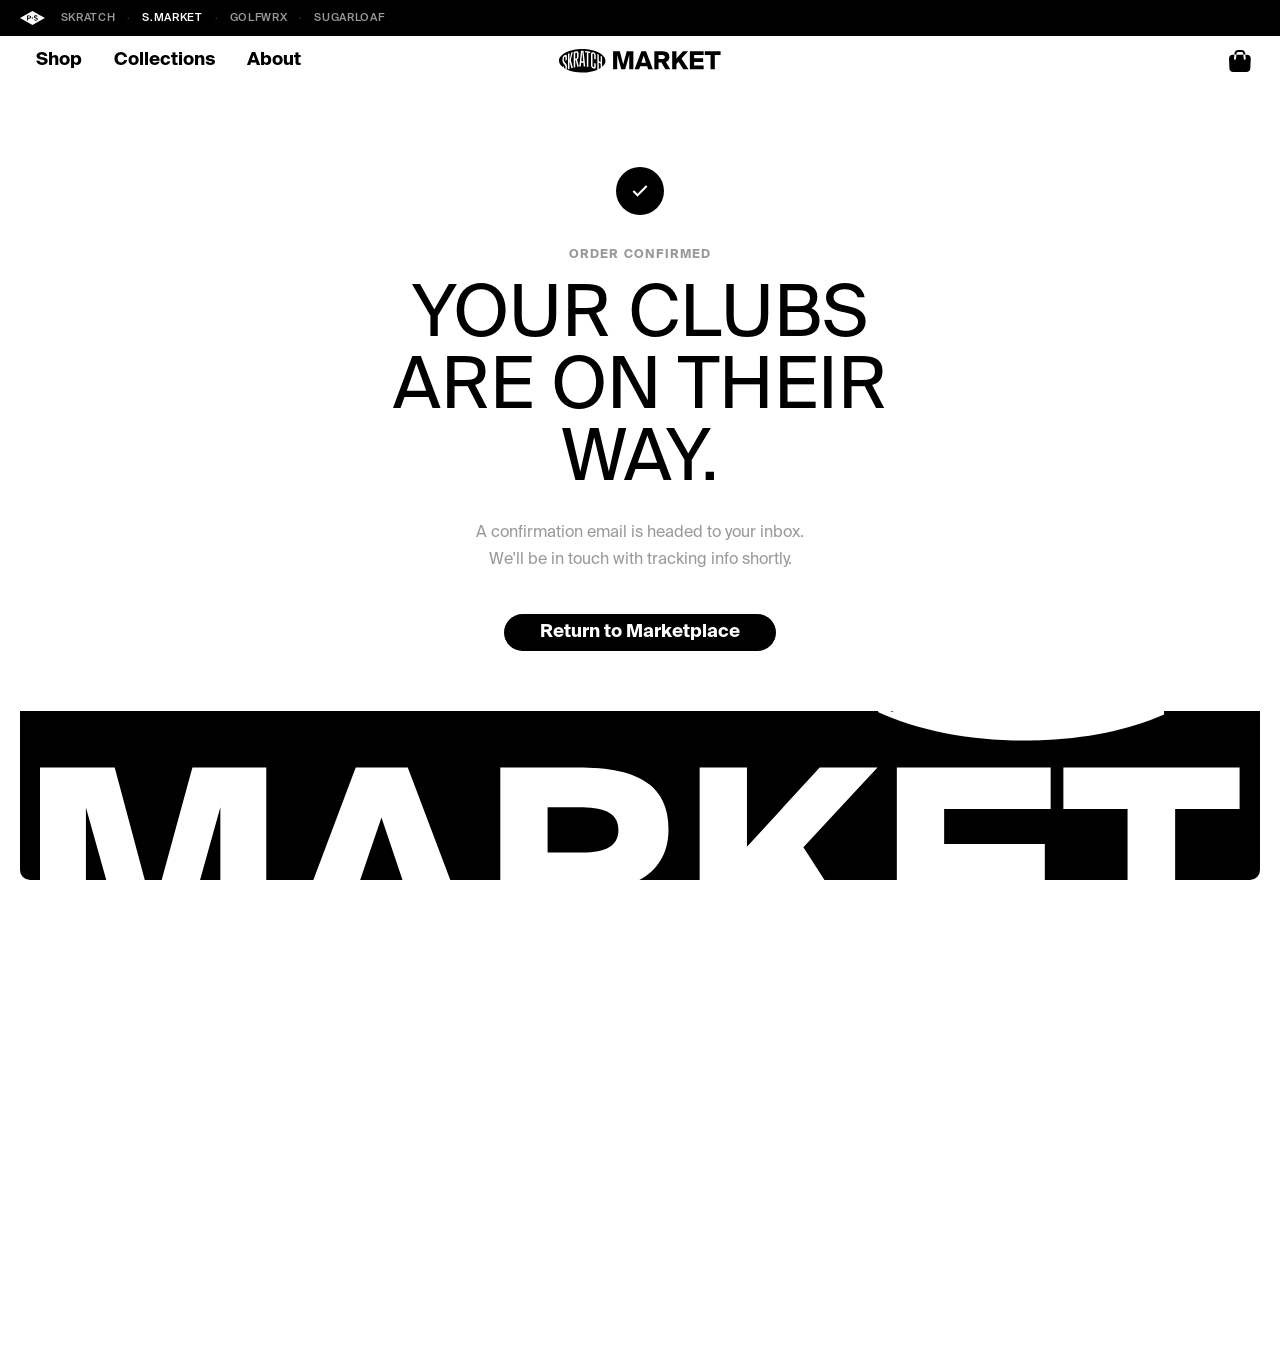
<file: success.html>
<!DOCTYPE html>
<html lang="en">
<head>
  <meta charset="UTF-8" />
  <meta name="viewport" content="width=device-width, initial-scale=1.0" />
  <title>Order Confirmed — Skratch Marketplace</title>
  <link rel="stylesheet" href="styles.css" />
</head>
<body>
<div class="page-body">

  <!-- PRO SHOP ECOSYSTEM BAR -->
  <div class="eco-wrapper" id="ecoWrapper">
  <div class="ecosystem-bar">
    <div class="ecosystem-inner">
      <img src="assets/vectors/Pro Shop Secondary.svg" alt="The Pro Shop" class="ecosystem-ps-logo" />
      <nav class="ecosystem-nav">
        <a href="https://skratch.golf" target="_blank" rel="noopener" class="ecosystem-link">Skratch</a>
        <span class="ecosystem-divider">·</span>
        <a href="index.html" class="ecosystem-link ecosystem-link--active">S.Market</a>
        <span class="ecosystem-divider">·</span>
        <a href="https://golfwrx.com" target="_blank" rel="noopener" class="ecosystem-link">GolfWRX</a>
        <span class="ecosystem-divider">·</span>
        <a href="https://sugarloafsocialclub.com" target="_blank" rel="noopener" class="ecosystem-link">Sugarloaf</a>
      </nav>
    </div>
  </div>
  </div><!-- /.eco-wrapper -->

  <!-- MAIN HEADER -->
  <header class="site-header" id="siteHeader">
    <div class="header-inner">
      <nav class="main-nav" id="mainNav">
        <a href="index.html" class="nav-item">Shop</a>
        <a href="#" class="nav-item">Collections</a>
        <a href="#" class="nav-item">About</a>
      </nav>
      <a href="index.html" class="site-logo" aria-label="Skratch Marketplace">
        <img src="assets/vectors/Marketplace Logo.svg" alt="Skratch Marketplace" />
      </a>
      <div class="header-actions">
        <button class="cart-btn" id="cartToggle" aria-label="Cart">
          <img src="assets/vectors/Bag.svg" alt="Cart" />
          <span class="cart-count" id="cartCount" style="display:none">0</span>
        </button>
        <button class="mobile-menu-btn" id="mobileMenuBtn"><span></span><span></span><span></span></button>
      </div>
    </div>
    <div class="mobile-menu" id="mobileMenu">
      <nav class="mobile-nav">
        <div class="mobile-nav-section">
          <p class="mobile-nav-label">Shop</p>
          <a href="index.html" class="mobile-nav-link">Shop All</a>
          <a href="index.html" class="mobile-nav-link">Equipment</a>
          <a href="index.html" class="mobile-nav-link">Accessories</a>
          <a href="index.html" class="mobile-nav-link">Apparel</a>
        </div>
        <a href="#" class="mobile-nav-link mobile-nav-link--solo">About</a>
      </nav>
    </div>
  </header>

  <!-- SUCCESS STATE -->
  <main>
    <div class="success-page">
      <div class="success-page-inner">

        <div class="success-icon reveal">
          <svg width="20" height="20" viewBox="0 0 24 24" fill="none" stroke="currentColor" stroke-width="2.5"><polyline points="20 6 9 17 4 12"/></svg>
        </div>

        <p class="success-eyebrow reveal">Order Confirmed</p>
        <h1 class="success-title reveal" id="successTitle">Your clubs<br>are on their way.</h1>

        <p class="success-copy reveal">
          A confirmation email is headed to your inbox.<br>
          We'll be in touch with tracking info shortly.
        </p>

        <div class="success-order reveal" id="successOrder">
          <!-- Populated by JS from skratch_last_order -->
        </div>

        <div class="success-actions reveal">
          <a href="index.html" class="btn btn--primary">Return to Marketplace</a>
        </div>

      </div>
    </div>
  </main>

</div><!-- /.page-body -->

  <!-- CHONKY FOOTER -->
  <footer class="chonky-footer">
    <div class="footer-top">
      <div class="reveal"><p class="footer-tagline">Carefully curated collector's items and essentials from your favorite sickos.</p></div>
      <div class="reveal">
        <div class="footer-col-links">
          <a href="index.html" class="footer-col-link">Shop</a>
          <a href="index.html" class="footer-col-link">Collections</a>
          <a href="#" class="footer-col-link">About</a>
        </div>
      </div>
      <div class="reveal">
        <div class="footer-col-links">
          <a href="https://skratch.golf" target="_blank" rel="noopener" class="footer-col-link">Skratch.golf</a>
          <a href="https://golfwrx.com" target="_blank" rel="noopener" class="footer-col-link">GolfWRX</a>
          <a href="https://sugarloafsocialclub.com" target="_blank" rel="noopener" class="footer-col-link">Sugarloaf Social Club</a>
        </div>
      </div>
    </div>
    <div class="footer-logo-area">
      <svg xmlns="http://www.w3.org/2000/svg" xmlns:xlink="http://www.w3.org/1999/xlink" viewBox="0 0 1360 567.1" class="footer-logo-large" aria-label="Marketplace">
        <defs>
          <style>
            .ftr-masked { mask: url(#ftrMask); }
            .ftr-diff   { mix-blend-mode: difference; }
            .ftr-white  { fill: #fff; }
          </style>
          <clipPath id="ovalClip" clipPathUnits="userSpaceOnUse">
            <ellipse cx="1114.89" cy="258.35" rx="248" ry="125"/>
          </clipPath>
          <mask id="ftrMask" x="-20.23" y="-15.9" width="1400" height="655.06" maskUnits="userSpaceOnUse">
            <g>
              <path class="ftr-white" d="M1232.58,458.9h-72.74v-47.02h199.7v47.02h-73.04v180.26h-53.92v-180.26Z"/>
              <path class="ftr-white" d="M971.09,411.88h174.31v47.02h-120.7v39.81h114.11v47.34h-114.11v45.77h120.7v47.34h-174.31v-227.28Z"/>
              <path class="ftr-white" d="M801.22,501.85l82.45-89.97h65.52l-84.02,90.6,88.41,136.68h-64.58l-61.45-95.93-26.33,28.84v67.09h-53.61v-227.28h53.61v89.97Z"/>
              <path class="ftr-white" d="M611.65,553.58h-36.36v85.58h-53.61v-227.28h87.46c58.94,0,103.14,13.79,103.14,70.22,0,33.54-18.5,52.67-44.52,62.7l56.11,94.36h-63.01l-49.22-85.58ZM575.28,457.02v51.41h35.42c25.39,0,44.83-4.39,44.83-25.71s-19.44-25.71-44.83-25.71h-35.42Z"/>
              <path class="ftr-white" d="M357.84,411.88h58.94l85.9,227.28h-58.31l-13.79-40.44h-87.78l-13.48,40.44h-57.06l85.58-227.28ZM357.52,555.15h58.62l-29.15-86.52-29.47,86.52Z"/>
              <path class="ftr-white" d="M103.14,639.16l-51.1-181.83v181.83H0v-227.28h84.64l43.58,163.02,44.52-163.02h83.7v227.28h-52.04v-182.14l-50.79,182.14h-50.47Z"/>
              <g class="ftr-diff">
                <path class="ftr-white" d="M1289.03,277.8v67c7.14-3.64,13.86-7.51,20.06-11.57v-44.56c-6.61-3.83-13.3-7.46-20.06-10.87Z"/>
                <path class="ftr-white" d="M1059.87,181.67c0-2.65-.76-4.71-2.3-6.15-1.54-1.42-3.67-1.93-6.4-1.48-3.32.56-6.64,1.16-9.96,1.81v62.65c4.63-1.25,8.3-2.83,10.98-4.83,2.72-2.02,4.7-4.62,5.88-7.79,1.19-3.18,1.8-7.17,1.8-11.99v-32.22Z"/>
                <path class="ftr-white" d="M1359.54,258.35c0-67.98-109.53-123.1-244.65-123.1s-244.66,55.11-244.66,123.1c0,23.9,13.53,46.2,36.94,65.07,4.77-3.04,9.58-5.98,14.45-8.79v19.2c4.96,3.22,10.24,6.31,15.82,9.25.7-1.85,1.05-3.82,1.05-5.91v-13.52c0-5.33-1.26-10.16-3.78-14.51-2.52-4.33-6.12-9.06-10.76-14.07v-.25c-.32-.16-.47-.4-.47-.74-5.42-5.89-9.47-11.18-12.22-16.06-2.74-4.87-4.11-10.69-4.11-17.51v-23.21c0-7.98,1.92-15.35,5.82-22,3.9-6.63,9.54-12.13,17.02-16.25,7.5-4.1,13.32-4.85,17.39-2.57,4.05,2.29,6.12,7.47,6.1,15.47v38.95c-5.05,2.32-10.05,4.77-15.01,7.33v-35.36c0-2.99-.72-5.05-2.13-6.14-1.42-1.09-3.53-.9-6.34.65-2.81,1.53-4.91,3.64-6.29,6.26-1.4,2.64-2.08,5.45-2.1,8.44v19.62c0,4.99,1.08,9.41,3.25,13.24,2.17,3.85,5.59,8.55,10.29,14.23.32.42.63.83.94,1.25,5.51,6.1,9.8,11.97,12.83,17.43,3.02,5.47,4.56,11.64,4.56,18.46v15.48c0,6.35-1.29,12.1-3.86,17.3,43.53,20.08,101.55,32.34,165.27,32.34s116.29-11.13,159.07-29.58v-163.61c5.07,2.29,10.09,4.68,15.07,7.18v66.81c6.76,3.39,13.45,7,20.06,10.82v-66.77c4.86,2.81,9.68,5.75,14.45,8.79v107.57c22.82-18.71,36-40.73,36-64.29ZM1015.85,331.52c-5.2,1.39-10.38,2.88-15.55,4.48-6.74-25.92-13.44-51.65-20.08-77.2v84.07c-5.17,1.93-10.29,3.97-15.4,6.14v-164.3c5.1-2.16,10.24-4.2,15.4-6.14v76.27c6.64-27.91,13.33-55.62,20.08-83.14,5.16-1.6,10.35-3.11,15.55-4.48-7.3,27.99-14.55,56.2-21.77,84.64,7.2,26.33,14.47,52.88,21.77,79.64v.02ZM1063.63,321.97c-5.92-23.56-11.83-46.99-17.74-70.29-1.5.55-3.07,1.05-4.7,1.55v72.43c-5.34,1.04-10.69,2.2-16,3.48v-164.28c5.22-1.25,10.48-2.39,15.74-3.43,0,0,.07,0,.11-.02.05,0,.1-.02.14-.04,3.39-.67,6.79-1.28,10.22-1.85,7.67-1.28,13.72.05,18.09,3.78,4.37,3.73,6.57,9.64,6.57,17.62v29.72c0,7.98-1.33,14.74-3.99,20.28-2.65,5.54-6.55,10.04-11.69,13.61-.21.16-.44.3-.66.44,6.41,24.92,12.86,50,19.31,75.25-5.14.49-10.28,1.07-15.4,1.76v-.02ZM1130.35,318.79c-1.24-13.03-2.48-26.06-3.72-39.07-7.58-.23-15.17-.21-22.75,0-1.24,13.01-2.48,26.04-3.72,39.07-5.44.21-10.86.54-16.27.98,6.04-55.25,12.11-110.36,18.17-165.34,8.7-.3,17.41-.3,26.11,0,6.15,54.97,12.3,110.08,18.43,165.34-5.41-.44-10.83-.76-16.26-.97v-.02ZM1198.45,178.6c-6.37-1.41-12.81-2.64-19.24-3.73v148.95c-5.29-.88-10.59-1.65-15.9-2.32v-148.95c-6.64-.83-13.3-1.5-19.97-1.97v-15.35c18.49,1.34,36.9,4.01,55.11,8.02v15.35ZM1256.75,245.93c-5.14-2.02-10.31-3.92-15.52-5.71v-43.19c0-2.99-.78-5.64-2.36-7.91-1.57-2.29-3.84-3.9-6.83-4.85-2.83-.9-5.03-.69-6.62.6-1.59,1.28-2.38,3.43-2.38,6.42v120.85c0,2.99.79,5.59,2.38,7.81,1.59,2.22,3.79,3.76,6.62,4.66,2.99.95,5.26.83,6.83-.39,1.58-1.21,2.36-3.31,2.36-6.31v-35.96c5.21,1.79,10.38,3.69,15.52,5.71v35.45c0,8-2.08,13.28-6.26,15.95-4.17,2.69-10.31,2.58-18.45,0-7.99-2.53-14.14-6.33-18.42-11.71-4.28-5.36-6.43-11.99-6.43-19.98v-119.84c0-7.98,2.15-13.59,6.43-16.72,4.28-3.11,10.45-3.55,18.42-1.04,8.14,2.59,14.28,6.93,18.45,12.73,4.18,5.8,6.26,12.77,6.26,20.75v42.7Z"/>
                <path class="ftr-white" d="M1105.29,264.96c6.64-.18,13.3-.18,19.94,0-3.32-34.89-6.64-69.74-9.96-104.54-3.32,34.8-6.64,69.65-9.96,104.54h-.02Z"/>
              </g>
            </g>
          </mask>
        </defs>
        <g class="ftr-masked">
          <rect class="ftr-white" x="-20.23" y="-15.9" width="1400" height="560.04" rx="10" ry="10"/>
        </g>
        <circle id="footerGolfBall" class="ftr-white" cx="401.38" cy="104.71" r="66.61"/>
        <circle id="footerFallingBall" cx="980" cy="258.35" r="66.61" fill="#fff" clip-path="url(#ovalClip)" style="visibility:hidden"/>
      </svg>
    </div>
  </footer>

  <!-- MINI CART DRAWER -->
  <div class="cart-overlay" id="cartOverlay"></div>
  <aside class="cart-drawer" id="cartDrawer" aria-label="Shopping cart" aria-hidden="true">
    <div class="cart-drawer-header">
      <h2 class="cart-drawer-title">Your Bag</h2>
      <button class="cart-drawer-close" id="cartClose">
        <svg width="18" height="18" viewBox="0 0 24 24" fill="none" stroke="currentColor" stroke-width="1.5"><path d="M18 6L6 18M6 6l12 12"/></svg>
      </button>
    </div>
    <div class="cart-drawer-body" id="cartDrawerBody">
      <div class="cart-empty" id="cartEmpty">
        <img src="assets/vectors/Bag.svg" width="36" height="36" alt="" />
        <p>Your bag is empty.</p>
        <a href="index.html" class="btn btn--outline">Continue Shopping</a>
      </div>
      <div class="cart-items" id="cartItems" style="display:none"></div>
    </div>
    <div class="cart-drawer-footer" id="cartDrawerFooter" style="display:none">
      <div class="cart-summary">
        <div class="cart-summary-row"><span>Subtotal</span><span id="cartSubtotal">$0</span></div>
        <p class="cart-summary-note">Shipping calculated at checkout</p>
      </div>
      <a href="checkout.html" class="btn btn--primary btn--full">Proceed to Checkout</a>
    </div>
  </aside>

  <script src="cart.js"></script>
  <script>
  /* Render last order summary */
  (function() {
    var el = document.getElementById('successOrder');
    if (!el) return;
    var order = [];
    try { order = JSON.parse(localStorage.getItem('skratch_last_order') || '[]'); } catch(e) {}
    if (!order.length) return;
    var fmt = function(n) { return '$' + parseFloat(n).toLocaleString('en-US', {minimumFractionDigits:2, maximumFractionDigits:2}); };
    el.innerHTML = order.map(function(item) {
      return '<div class="success-order-item">'
        + '<div class="success-order-img"><img src="' + (item.image || '') + '" alt="' + (item.name || '') + '" /></div>'
        + '<div class="success-order-info">'
        + '<p class="success-order-brand">' + (item.brand || '') + '</p>'
        + '<p class="success-order-name">' + (item.name || '') + '</p>'
        + '<p class="success-order-price">' + fmt((parseFloat(item.price)||0) * (item.qty||1)) + '</p>'
        + '</div></div>';
    }).join('');
  })();
  </script>
  <script>
  /* Curtain footer */
  (function() {
    var footer = document.querySelector('.chonky-footer');
    var body   = document.querySelector('.page-body');
    if (!footer || !body) return;
    function update() {
      var pad = parseFloat(getComputedStyle(document.documentElement).getPropertyValue('--pad')) || 20;
      body.style.paddingBottom = (footer.offsetHeight + pad + pad) + 'px';
    }
    update();
    window.addEventListener('load',   update);
    window.addEventListener('resize', update);
  })();

  /* Scroll header */
  (function() {
    var header = document.getElementById('siteHeader');
    if (!header) return;
    window.addEventListener('scroll', function() {
      header.classList.toggle('scrolled', window.scrollY > 4);
    }, { passive: true });
  })();

  /* Mobile menu */
  (function() {
    var btn  = document.getElementById('mobileMenuBtn');
    var menu = document.getElementById('mobileMenu');
    if (!btn || !menu) return;
    btn.addEventListener('click', function() {
      menu.classList.toggle('open');
      btn.classList.toggle('open');
    });
  })();

  /* Reveal on scroll */
  (function() {
    if (!window.IntersectionObserver) {
      document.querySelectorAll('.reveal').forEach(function(el) { el.classList.add('is-visible'); });
      return;
    }
    var io = new IntersectionObserver(function(entries) {
      entries.forEach(function(e) {
        if (e.isIntersecting) { e.target.classList.add('is-visible'); io.unobserve(e.target); }
      });
    }, { threshold: 0.08 });
    document.querySelectorAll('.reveal').forEach(function(el) { io.observe(el); });
  })();

  /* Footer golf-ball easter egg */
  (function() {
    var ball = document.getElementById('footerGolfBall');
    if (!ball) return;
    var fallingBall = document.getElementById('footerFallingBall');
    function cb(p0, p1, p2, p3, t) { var u=1-t; return u*u*u*p0+3*u*u*t*p1+3*u*t*t*p2+t*t*t*p3; }
    function rollBall() {
      if (ball._active || ball.style.visibility==='hidden') return;
      ball._active = true; ball.classList.add('ball-active');
      var sx=401.38,sy=104.71,ex=980,ey=258.35;
      var cp1x=sx+(ex-sx)*0.55,cp1y=sy,cp2x=ex,cp2y=sy,dur=1000,t0=null;
      (function rollAnim(ts) {
        if(!t0)t0=ts; var t=Math.min((ts-t0)/dur,1);
        ball.setAttribute('cx',cb(sx,cp1x,cp2x,ex,t)); ball.setAttribute('cy',cb(sy,cp1y,cp2y,ey,t));
        ball.style.transform='rotate('+(t*500)+'deg)';
        if(t<1){requestAnimationFrame(rollAnim);}else{
          ball.style.visibility='hidden';ball.style.transform='';ball.classList.remove('ball-active');ball._active=false;
          if(!fallingBall)return;
          fallingBall.setAttribute('cx',ex);fallingBall.setAttribute('cy',ey);fallingBall.style.visibility='visible';
          var tf0=null;(function fallAnim(ts){if(!tf0)tf0=ts;var t=Math.min((ts-tf0)/480,1);
            fallingBall.setAttribute('cy',ey+(640-ey)*t*t);if(t<1)requestAnimationFrame(fallAnim);else fallingBall.style.visibility='hidden';
          })(performance.now());
        }
      })(performance.now());
    }
    function overBall(x,y){if(ball._active||ball.style.visibility==='hidden')return false;var r=ball.getBoundingClientRect();return x>=r.left&&x<=r.right&&y>=r.top&&y<=r.bottom;}
    window.addEventListener('click',function(e){if(overBall(e.clientX,e.clientY))rollBall();});
    window.addEventListener('mousemove',function(e){document.body.style.cursor=overBall(e.clientX,e.clientY)?'pointer':'';},{passive:true});
  })();
  </script>
</body>
</html>
</file>
<file: styles.css>
/* ============================================================
   Skratch Marketplace — Design System
   Fonts: Suisse Int'l (body), Söhne Schmal (hero display)
   ============================================================ */

/* ---- Local Fonts ---- */
@font-face { font-family:'SuisseIntl'; src:url('assets/fonts/SuisseIntl/SuisseIntl-Light.otf') format('opentype'); font-weight:300; font-style:normal; font-display:swap; }
@font-face { font-family:'SuisseIntl'; src:url('assets/fonts/SuisseIntl/SuisseIntl-Regular.otf') format('opentype'); font-weight:400; font-style:normal; font-display:swap; }
@font-face { font-family:'SuisseIntl'; src:url('assets/fonts/SuisseIntl/SuisseIntl-Medium.otf') format('opentype'); font-weight:500; font-style:normal; font-display:swap; }
@font-face { font-family:'SuisseIntl'; src:url('assets/fonts/SuisseIntl/SuisseIntl-SemiBold.otf') format('opentype'); font-weight:600; font-style:normal; font-display:swap; }
@font-face { font-family:'SuisseIntl'; src:url('assets/fonts/SuisseIntl/SuisseIntl-Bold.otf') format('opentype'); font-weight:700; font-style:normal; font-display:swap; }
@font-face { font-family:'SohneSchmal'; src:url('assets/fonts/SohneSchmal-Halbfett.otf') format('opentype'); font-weight:700; font-style:normal; font-display:swap; }

/* ---- Tokens ---- */
:root {
  --color-black:   #000000;
  --color-white:   #ffffff;
  --color-card:    #f4f2f3;
  --color-gray:    #cccccc;
  --color-gray-mid:#999999;
  --color-border:  #e5e3e4;
  --font-sans:     'SuisseIntl', system-ui, -apple-system, sans-serif;
  --font-display:  'SohneSchmal', 'SuisseIntl', system-ui, sans-serif;
  --eco-h:         36px;
  --header-h:      50px;
  --pad:           20px;
  --max-w:         1440px;
  --radius-card:   6px;
  --radius-section:10px;
}

/* ---- Reset ---- */
*, *::before, *::after { box-sizing: border-box; margin: 0; padding: 0; }
html { scroll-behavior: smooth; -webkit-font-smoothing: antialiased; }
body { font-family: var(--font-sans); background: var(--color-white); color: var(--color-black); line-height: 1.4; overflow-x: hidden; }
img { display: block; max-width: 100%; }
a { text-decoration: none; color: inherit; }
button { font-family: var(--font-sans); cursor: pointer; border: none; background: none; }
input, select, textarea { font-family: var(--font-sans); }

/* ---- Ecosystem Bar ---- */
.eco-wrapper {
  overflow: hidden;
  height: var(--eco-h);
  transition: height 0.3s ease;
  position: relative;
  z-index: 200;
}
.eco-wrapper.eco-hidden { height: 0; }
.ecosystem-bar {
  background: var(--color-black);
  height: var(--eco-h);
}
.ecosystem-inner {
  max-width: var(--max-w);
  margin: 0 auto;
  padding: 0 var(--pad);
  height: 100%;
  display: flex;
  align-items: center;
  justify-content: flex-start;
  gap: 16px;
}
.ecosystem-ps-logo {
  height: 14px;
  width: auto;
  flex-shrink: 0;
}
.ecosystem-nav { display: flex; align-items: center; gap: 12px; }
.ecosystem-link {
  color: var(--color-gray-mid);
  font-size: 11px;
  font-weight: 500;
  letter-spacing: 0.06em;
  text-transform: uppercase;
  transition: color 0.15s;
}
.ecosystem-link:hover, .ecosystem-link--active { color: var(--color-white); }
.ecosystem-divider { color: #444; font-size: 11px; }

/* ---- Site Header ---- */
.site-header {
  position: sticky;
  top: 0;
  z-index: 100;
  background: var(--color-white);
  border-bottom: 1px solid transparent;
  transition: border-color 0.2s, box-shadow 0.2s;
}
.site-header.scrolled {
  border-color: var(--color-border);
  box-shadow: 0 1px 0 rgba(0,0,0,0.04);
}
.header-inner {
  max-width: var(--max-w);
  margin: 0 auto;
  padding: 0 var(--pad);
  height: var(--header-h);
  display: grid;
  grid-template-columns: 1fr auto 1fr;
  align-items: center;
}
.site-logo { justify-self: center; }
.site-logo img { height: 24px; width: auto; }
.main-nav { display: flex; align-items: center; gap: 0; justify-self: start; }
.nav-item {
  display: flex;
  align-items: center;
  padding: 8px 16px;
  font-size: 18px;
  font-weight: 700;
  color: var(--color-black);
  background: none;
  cursor: pointer;
  transition: opacity 0.15s;
}
.nav-item:hover { opacity: 0.6; }

.nav-dropdown {
  position: absolute;
  top: calc(100% + 4px);
  left: 0;
  background: var(--color-white);
  border: 1px solid var(--color-border);
  border-radius: 6px;
  min-width: 160px;
  padding: 6px 0;
  opacity: 0;
  transform: translateY(-6px);
  pointer-events: none;
  transition: opacity 0.15s, transform 0.15s;
  box-shadow: 0 4px 20px rgba(0,0,0,0.08);
  z-index: 10;
}
.nav-dropdown.open { opacity: 1; transform: translateY(0); pointer-events: auto; }
.dropdown-link {
  display: block;
  padding: 9px 16px;
  font-size: 13px;
  font-weight: 400;
  color: var(--color-black);
  transition: background 0.1s;
}
.dropdown-link:hover { background: var(--color-card); }

.header-actions { display: flex; align-items: center; gap: 4px; justify-self: end; }
.cart-btn {
  position: relative;
  width: 40px;
  height: 40px;
  display: flex;
  align-items: center;
  justify-content: center;
  border-radius: 50%;
  transition: background 0.15s;
}
.cart-btn:hover { background: var(--color-card); }
.cart-btn img { width: 22px; height: 22px; }
.cart-count {
  position: absolute;
  top: 4px;
  right: 4px;
  background: var(--color-black);
  color: var(--color-white);
  font-size: 9px;
  font-weight: 700;
  min-width: 16px;
  height: 16px;
  border-radius: 50%;
  display: flex;
  align-items: center;
  justify-content: center;
  padding: 0 3px;
}
.mobile-menu-btn {
  display: none;
  width: 40px;
  height: 40px;
  align-items: center;
  justify-content: center;
  flex-direction: column;
  gap: 5px;
}
.mobile-menu-btn span {
  display: block;
  width: 20px;
  height: 1.5px;
  background: var(--color-black);
  transition: transform 0.2s, opacity 0.2s;
}
.mobile-menu-btn.open span:nth-child(1) { transform: translateY(6.5px) rotate(45deg); }
.mobile-menu-btn.open span:nth-child(2) { opacity: 0; }
.mobile-menu-btn.open span:nth-child(3) { transform: translateY(-6.5px) rotate(-45deg); }

/* Mobile Menu */
.mobile-menu {
  display: none;
  background: var(--color-white);
  border-top: 1px solid var(--color-border);
  padding: 16px 0 24px;
}
.mobile-menu.open { display: block; }
.mobile-nav { padding: 0 var(--pad); }
.mobile-nav-section { margin-bottom: 20px; }
.mobile-nav-label {
  font-size: 10px;
  font-weight: 700;
  letter-spacing: 0.12em;
  text-transform: uppercase;
  color: var(--color-gray-mid);
  margin-bottom: 8px;
}
.mobile-nav-link {
  display: block;
  padding: 10px 0;
  font-size: 16px;
  font-weight: 500;
  border-bottom: 1px solid var(--color-border);
  color: var(--color-black);
}
.mobile-nav-link--solo { border-top: 1px solid var(--color-border); }

/* ---- Buttons ---- */
.btn {
  display: inline-flex;
  align-items: center;
  justify-content: center;
  padding: 14px 28px;
  border-radius: 50px;
  font-family: var(--font-sans);
  font-size: 12px;
  font-weight: 700;
  letter-spacing: 0.08em;
  text-transform: uppercase;
  cursor: pointer;
  transition: opacity 0.15s, transform 0.1s;
  white-space: nowrap;
  border: none;
}
.btn:hover { opacity: 0.82; }
.btn:active { transform: scale(0.98); }
.btn--primary { background: var(--color-black); color: var(--color-white); }
.btn--secondary { background: var(--color-card); color: var(--color-black); }
.btn--outline { background: transparent; color: var(--color-black); border: 1.5px solid var(--color-black); }
.btn--full { width: 100%; }

/* ---- Hero ---- */
.hero {
  position: relative;
  height: 100svh;
  min-height: 600px;
  background: var(--color-black);
  overflow: hidden;
  display: flex;
  flex-direction: column;
  justify-content: center;
}
.hero-bg {
  position: absolute;
  inset: 0;
  width: 100%;
  height: 100%;
  object-fit: cover;
  object-position: center 30%;
  opacity: 0.85;
}
.hero-overlay {
  position: absolute;
  inset: 0;
  background: linear-gradient(to top, rgba(0,0,0,0.65) 0%, rgba(0,0,0,0.1) 55%, transparent 100%);
}
.hero-content {
  position: relative;
  padding: 0 var(--pad);
  max-width: var(--max-w);
  width: 100%;
  margin: 0 auto;
  display: flex;
  justify-content: flex-end;
  animation: heroFadeUp 800ms ease both;
}
.hero-text {
  width: 33.33%;
  max-width: 420px;
}
@keyframes heroFadeUp {
  from { opacity: 0; transform: translateY(2%); }
  to   { opacity: 1; transform: translateY(0); }
}
.hero-headline {
  font-family: var(--font-display);
  font-size: clamp(100px, 16vw, 216px);
  font-weight: 700;
  line-height: 0.8;
  letter-spacing: -0.01em;
  text-transform: uppercase;
  color: #f0fd7c;
  margin-bottom: 24px;
}
.hero-copy {
  font-size: 14px;
  font-weight: 400;
  color: #ffffff;
  line-height: 1.44;
  margin-bottom: 28px;
}
.hero-content .btn {
  font-size: 18px;
  text-transform: none;
  letter-spacing: 0;
  padding: 6px 36px;
}
.hero-ctas {
  display: flex;
  gap: 12px;
  flex-wrap: wrap;
}

/* ---- Section Chrome ---- */
.section-wrap { padding: 64px var(--pad) 0; max-width: var(--max-w); margin: 0 auto; }
.section-header {
  display: flex;
  align-items: baseline;
  justify-content: space-between;
  margin-bottom: 28px;
}
.section-label {
  font-size: clamp(32px, 9vw, 72px);
  font-weight: 400;
  letter-spacing: 0;
  text-transform: uppercase;
  color: var(--color-black);
  line-height: 1;
}
.section-title {
  font-size: clamp(22px, 2.5vw, 32px);
  font-weight: 700;
  letter-spacing: -0.02em;
  text-transform: uppercase;
}

/* ---- Product Grid ---- */
.product-grid {
  display: grid;
  grid-template-columns: repeat(4, 1fr);
  gap: 12px;
}

/* ---- Product Card ---- */
.product-card-link { display: block; color: inherit; }
.product-card { display: flex; flex-direction: column; }
.product-card-img-wrap {
  background: var(--color-card);
  border-radius: var(--radius-card);
  overflow: hidden;
  width: 100%;
  height: 238px;
  display: flex;
  align-items: center;
  justify-content: center;
}
.product-card-img {
  width: 100%;
  height: 100%;
  object-fit: cover;
  mix-blend-mode: darken;
  transition: transform 0.3s ease;
}
.product-card-link:hover .product-card-img { transform: scale(1.03); }
.product-card-divider {
  height: 1px;
  background: var(--color-black);
  margin: 14px 0 10px;
}
.product-card-meta {
  display: flex;
  align-items: center;
  justify-content: space-between;
  gap: 8px;
}
.product-card-brand {
  font-size: 18px;
  font-weight: 400;
  letter-spacing: 0;
  text-transform: uppercase;
  color: var(--color-black);
}
.product-card-price {
  font-size: 18px;
  font-weight: 400;
  text-transform: uppercase;
  color: var(--color-black);
}
.product-card-add {
  width: 36px;
  height: 22px;
  flex-shrink: 0;
  border-radius: 0;
  background: transparent url('assets/vectors/Skratch Florish.svg') center / contain no-repeat;
  color: var(--color-white);
  display: flex;
  align-items: center;
  justify-content: center;
  font-size: 14px;
  font-weight: 700;
  line-height: 1;
  cursor: pointer;
  transition: transform 0.15s;
  border: none;
}
.product-card-add:hover { transform: scale(1.1); }
.product-title {
  font-size: 36px;
  font-weight: 400;
  letter-spacing: 0;
  text-transform: uppercase;
  text-align: right;
  line-height: 1;
  margin-top: 8px;
  color: var(--color-black);
}

/* ---- PING Ad Section ---- */
.collection-cta {
  margin-top: 48px;
  display: flex;
  justify-content: center;
}
.collection-cta .btn {
  font-size: 18px;
  text-transform: none;
  letter-spacing: 0;
  padding: 6px 36px;
}
.ping-ad-wrap {
  padding: 108px var(--pad) 0;
  max-width: var(--max-w);
  margin: 0 auto;
}
.ping-ad {
  position: relative;
  border-radius: var(--radius-section);
  overflow: hidden;
  height: 400px;
  background: #0a0a0a;
  display: flex;
  align-items: flex-end;
}
.ping-ad-bg {
  position: absolute;
  inset: 0;
  width: 100%;
  height: 100%;
  object-fit: cover;
  object-position: center;
  opacity: 0.55;
}
.ping-ad-content {
  position: relative;
  padding: 20px 40px;
  display: flex;
  align-items: flex-end;
  justify-content: space-between;
  width: 100%;
}
.ping-ad-left { display: flex; flex-direction: column; gap: 4px; }
.ping-ad-presented {
  font-size: 54px;
  font-weight: 300;
  letter-spacing: 0;
  line-height: 0.889;
  text-transform: uppercase;
  color: var(--color-white);
  width: min-content;
}
.ping-ad-logo { width: 280.366px; height: 118.315px; filter: brightness(0) invert(1); margin: 0; flex-shrink: 0; }
.ping-ad-title {
  font-size: clamp(28px, 3.5vw, 48px);
  font-weight: 700;
  letter-spacing: -0.02em;
  text-transform: uppercase;
  color: var(--color-white);
  line-height: 1.05;
}
.ping-ad-cta {
  font-size: 34px;
  font-weight: 400;
  letter-spacing: 0;
  text-transform: uppercase;
  color: var(--color-white);
  margin-top: 16px;
  display: flex;
  align-items: center;
  gap: 10px;
  transition: opacity 0.15s;
}
.ping-ad-cta:hover { opacity: 0.7; }
.ping-ad-figure {
  position: absolute;
  right: 80px;
  bottom: 0;
  height: 85%;
  width: auto;
  opacity: 0.9;
}

/* ---- Affiliates Section ---- */
.affiliates-wrap { padding: 96px var(--pad); max-width: var(--max-w); margin: 0 auto; }
.affiliates-header {
  display: flex;
  align-items: flex-end;
  justify-content: space-between;
  margin-bottom: 28px;
}
.affiliates-headline {
  font-size: 72px;
  font-weight: 400;
  letter-spacing: 0;
  text-transform: uppercase;
  color: var(--color-black);
  line-height: 1;
}
.affiliates-disclaimer {
  color: var(--color-black);
  text-align: right;
  font-size: 18px;
  font-weight: 500;
  line-height: normal;
  text-transform: uppercase;
}
.affiliates-cta-row {
  display: flex;
  justify-content: center;
  margin-top: 48px;
}
.affiliates-cta-row .btn {
  font-size: 18px;
  text-transform: none;
  letter-spacing: 0;
  padding: 6px 36px;
}

/* ---- Ticker — NEXT DROP IN... ---- */
.ticker-section {
  overflow: hidden;
  padding: 0;
}
.ticker-track {
  display: flex;
  white-space: nowrap;
  will-change: transform;
  padding: 0;
}
.ticker-item {
  font-family: var(--font-sans);
  font-size: 192px;
  font-weight: 400;
  letter-spacing: -5px;
  text-transform: uppercase;
  line-height: normal;
  color: var(--color-black);
  padding-right: 0;
  flex-shrink: 0;
  user-select: none;
}

/* ---- Signup / Next Drop Section ---- */
.signup-section {
  padding: 18px var(--pad) 80px;
  max-width: var(--max-w);
  margin: 0 auto;
  display: grid;
  grid-template-columns: minmax(0, 1fr);
}
@media (min-width: 1440px) {
  .signup-section {
    grid-template-columns: 1fr;
  }
  .signup-countdown {
    justify-content: space-between;
  }
}
.signup-countdown {
  display: flex;
  align-items: baseline;
  gap: 16px;
  margin-bottom: 0;
  flex-wrap: nowrap;
  white-space: nowrap;
}
.countdown-unit {
  display: flex;
  flex-direction: row;
  align-items: baseline;
  gap: 8px;
}
.countdown-num {
  font-family: var(--font-sans);
  font-size: clamp(28px, 4.7vw, 60px);
  font-weight: 400;
  letter-spacing: -3px;
  line-height: normal;
  text-transform: uppercase;
  color: var(--color-black);
  font-variant-numeric: tabular-nums;
  font-feature-settings: "tnum" 1;
}
.countdown-label {
  font-family: var(--font-sans);
  font-size: clamp(28px, 4.7vw, 60px);
  font-weight: 400;
  letter-spacing: -3px;
  line-height: normal;
  text-transform: uppercase;
  color: #cccccc;
}
.signup-form {
  display: flex;
  align-items: baseline;
  gap: 16px;
  border-bottom: 2px solid var(--color-black);
  padding-bottom: 14px;
}
.signup-form-label {
  font-family: var(--font-sans);
  font-size: clamp(28px, 4.7vw, 60px);
  font-weight: 400;
  letter-spacing: -3px;
  line-height: normal;
  text-transform: uppercase;
  color: var(--color-black);
  white-space: nowrap;
  flex-shrink: 0;
}
.signup-input {
  flex: 1;
  border: none;
  outline: none;
  font-family: var(--font-sans);
  font-size: clamp(28px, 4.7vw, 60px);
  font-weight: 400;
  letter-spacing: -3px;
  line-height: normal;
  text-transform: uppercase;
  color: var(--color-black);
  background: transparent;
  min-width: 0;
}
.signup-input::placeholder { color: #cccccc; }
.signup-submit {
  background: none;
  border: none;
  cursor: pointer;
  padding: 0;
  font-family: var(--font-sans);
  font-size: clamp(28px, 4.7vw, 60px);
  line-height: normal;
  color: var(--color-black);
  font-weight: 400;
  flex-shrink: 0;
  transition: transform 0.15s;
}
.signup-submit:hover { transform: translateX(4px); }

/* ---- Page body wrapper (curtain footer) ---- */
.page-body {
  position: relative;
  z-index: 1;
  background: var(--color-white);
  background-clip: content-box;
  pointer-events: none; /* let clicks pass through to fixed footer in padding area */
}
.page-body > * {
  pointer-events: auto; /* re-enable for all actual content */
}

/* ---- Chonky Footer ---- */
.chonky-footer {
  position: fixed;
  bottom: var(--pad);
  left: 50%;
  transform: translateX(-50%);
  width: min(calc(100vw - 2 * var(--pad)), calc(var(--max-w) - 2 * var(--pad)));
  background: var(--color-black);
  border-radius: var(--radius-section);
  overflow: hidden;
  color: var(--color-white);
  z-index: 0;
}
.footer-top {
  display: grid;
  grid-template-columns: repeat(12, 1fr);
  gap: 0;
  padding: 20px var(--pad) 0;
  border-bottom: 1px solid rgba(255,255,255,0.08);
}
.footer-top > div:nth-child(1) { grid-column: 1 / 4; }
.footer-top > div:nth-child(2) { grid-column: 7 / 10; }
.footer-top > div:nth-child(3) { grid-column: 10 / 13; }
.footer-tagline {
  font-family: var(--font-sans);
  font-size: 18px;
  font-weight: 700;
  line-height: normal;
  color: var(--color-white);
}
.footer-col-links { display: flex; flex-direction: column; gap: 0; }
.footer-col-link {
  font-family: var(--font-sans);
  font-size: 18px;
  font-weight: 700;
  line-height: 36px;
  color: var(--color-white);
  transition: opacity 0.15s;
}
.footer-col-link:hover { opacity: 0.6; }
.footer-logo-area {
  padding: 0 var(--pad) 0;
  margin-bottom: -24px;
}
.footer-logo-large { display: block; width: 100%; height: auto; max-width: none; }

/* ── Golf-ball footer animation ────────────────────────── */
#footerGolfBall {
  cursor: pointer;
  transform-box: fill-box;
  transform-origin: center;
  transition: opacity 0.15s;
}
#footerGolfBall:hover { opacity: 0.82; }
#footerGolfBall.ball-active { pointer-events: none; }


/* ---- Cart Drawer ---- */
.cart-overlay {
  position: fixed;
  inset: 0;
  background: rgba(0,0,0,0.4);
  z-index: 300;
  opacity: 0;
  pointer-events: none;
  transition: opacity 0.25s;
}
.cart-overlay.open { opacity: 1; pointer-events: auto; }
.cart-drawer {
  position: fixed;
  top: 0;
  right: 0;
  width: 380px;
  max-width: 100vw;
  height: 100%;
  background: var(--color-white);
  z-index: 400;
  display: flex;
  flex-direction: column;
  transform: translateX(100%);
  transition: transform 0.3s cubic-bezier(0.4, 0, 0.2, 1);
}
.cart-drawer.open { transform: translateX(0); }
.cart-drawer-header {
  display: flex;
  align-items: center;
  justify-content: space-between;
  padding: 20px 24px;
  border-bottom: 1px solid var(--color-border);
}
.cart-drawer-title { font-size: 14px; font-weight: 700; letter-spacing: 0.06em; text-transform: uppercase; }
.cart-drawer-close {
  width: 36px;
  height: 36px;
  border-radius: 50%;
  display: flex;
  align-items: center;
  justify-content: center;
  background: var(--color-card);
  transition: background 0.15s;
}
.cart-drawer-close:hover { background: var(--color-gray); }
.cart-drawer-body { flex: 1; overflow-y: auto; padding: 20px 24px; }
.cart-empty { text-align: center; padding: 60px 0; }
.cart-empty img { margin: 0 auto 16px; display: block; opacity: 0.4; }
.cart-empty p { font-size: 14px; color: var(--color-gray-mid); margin-bottom: 20px; }
.cart-drawer-footer {
  padding: 20px 24px 28px;
  border-top: 1px solid var(--color-border);
}
.cart-drawer-footer .btn,
.cart-empty .btn,
.success-actions .btn {
  font-size: 18px;
  text-transform: none;
  letter-spacing: 0;
  padding: 6px 36px;
}
.cart-summary-row {
  display: flex;
  justify-content: space-between;
  font-size: 13px;
  margin-bottom: 6px;
}
.cart-summary-note { font-size: 11px; color: var(--color-gray-mid); margin-bottom: 16px; }

/* Cart Item */
.cart-item {
  display: flex;
  gap: 14px;
  padding: 14px 0;
  border-bottom: 1px solid var(--color-border);
}
.cart-item:last-child { border-bottom: none; }
.cart-item-img {
  width: 72px;
  height: 72px;
  flex-shrink: 0;
  background: var(--color-card);
  border-radius: 4px;
  overflow: hidden;
  display: flex;
  align-items: center;
  justify-content: center;
}
.cart-item-img img { width: 100%; height: 100%; object-fit: contain; mix-blend-mode: darken; padding: 6px; }
.cart-item-info { flex: 1; min-width: 0; }
.cart-item-brand { font-size: 10px; font-weight: 700; letter-spacing: 0.1em; text-transform: uppercase; color: var(--color-gray-mid); }
.cart-item-name { font-size: 13px; font-weight: 500; margin: 2px 0 6px; }
.cart-item-price { font-size: 13px; font-weight: 600; margin-bottom: 8px; }
.cart-item-controls { display: flex; align-items: center; gap: 8px; }
.qty-btn {
  width: 24px;
  height: 24px;
  border-radius: 50%;
  border: 1px solid var(--color-border);
  display: flex;
  align-items: center;
  justify-content: center;
  font-size: 14px;
  cursor: pointer;
  background: var(--color-white);
  transition: background 0.15s;
}
.qty-btn:hover { background: var(--color-card); }
.qty-num { font-size: 13px; font-weight: 600; min-width: 18px; text-align: center; }
.remove-btn { font-size: 11px; color: var(--color-gray-mid); text-decoration: underline; cursor: pointer; background: none; border: none; margin-left: auto; }
.remove-btn:hover { color: var(--color-black); }

/* ---- Cart Page ---- */
.cart-page { padding: 48px 0 80px; }
.cart-page-inner { max-width: var(--max-w); margin: 0 auto; padding: 0 var(--pad); }
.cart-page-title { font-size: clamp(28px, 4vw, 48px); font-weight: 700; letter-spacing: -0.02em; text-transform: uppercase; margin-bottom: 40px; }
.cart-page-grid { display: grid; grid-template-columns: 1fr 360px; gap: 48px; align-items: start; }
.cart-page-empty { text-align: center; padding: 80px 0; grid-column: 1/-1; }
.cart-page-empty p { font-size: 16px; color: var(--color-gray-mid); margin-bottom: 24px; }
.cart-page-item {
  display: flex;
  gap: 20px;
  padding: 24px 0;
  border-bottom: 1px solid var(--color-border);
  align-items: flex-start;
}
.cart-page-item-img {
  width: 100px;
  height: 100px;
  flex-shrink: 0;
  background: var(--color-card);
  border-radius: var(--radius-card);
  overflow: hidden;
  display: flex;
  align-items: center;
  justify-content: center;
}
.cart-page-item-img img { width: 100%; height: 100%; object-fit: contain; mix-blend-mode: darken; padding: 10px; }
.cart-page-item-info { flex: 1; }
.cart-page-item-brand { font-size: 11px; font-weight: 700; letter-spacing: 0.1em; text-transform: uppercase; color: var(--color-gray-mid); margin-bottom: 4px; }
.cart-page-item-name { font-size: 15px; font-weight: 600; margin-bottom: 12px; }
.cart-page-item-price { text-align: right; }
.cart-page-item-price p { font-size: 15px; font-weight: 600; margin-bottom: 8px; }
.cart-page-summary-inner {
  background: var(--color-card);
  border-radius: 8px;
  padding: 28px;
  position: sticky;
  top: calc(var(--eco-h) + var(--header-h) + 20px);
}
.cart-page-summary-title { font-size: 14px; font-weight: 700; letter-spacing: 0.06em; text-transform: uppercase; margin-bottom: 20px; }
.cart-summary-divider { height: 1px; background: var(--color-border); margin: 12px 0; }
.cart-summary-row--total { font-weight: 700; font-size: 15px; margin-top: 4px; }

/* ---- PDP ---- */
.pdp-page { max-width: var(--max-w); margin: 0 auto; padding: 48px var(--pad) 80px; }
.pdp-grid { display: grid; grid-template-columns: 1fr 1fr; gap: 60px; align-items: start; }
.pdp-gallery { position: sticky; top: calc(var(--eco-h) + var(--header-h) + 20px); }
.pdp-main-img-wrap {
  background: var(--color-card);
  border-radius: 8px;
  aspect-ratio: 1 / 1;
  overflow: hidden;
  margin-bottom: 12px;
  display: flex;
  align-items: center;
  justify-content: center;
}
.pdp-main-img-wrap img { width: 100%; height: 100%; object-fit: cover; mix-blend-mode: darken; transition: transform 0.4s ease; }
.pdp-main-img-wrap:hover img { transform: scale(1.04); }
.pdp-thumbs { display: flex; gap: 8px; }
.pdp-thumb {
  width: 72px;
  height: 72px;
  background: var(--color-card);
  border-radius: 4px;
  overflow: hidden;
  cursor: pointer;
  border: 2px solid transparent;
  transition: border-color 0.15s;
  display: flex;
  align-items: center;
  justify-content: center;
}
.pdp-thumb.active { border-color: var(--color-black); }
.pdp-thumb img { width: 100%; height: 100%; object-fit: cover; mix-blend-mode: darken; transition: transform 0.3s ease; }
.pdp-thumb:hover img { transform: scale(1.08); }
.pdp-info { display: flex; flex-direction: column; gap: 20px; }
.pdp-brand { font-size: 18px; font-weight: 400; letter-spacing: 0; text-transform: uppercase; color: var(--color-black); }
.pdp-title { font-size: 72px; font-weight: 400; letter-spacing: 0; text-transform: uppercase; line-height: 1; color: var(--color-black); }
.pdp-price { font-size: 18px; font-weight: 400; letter-spacing: 0; color: var(--color-black); }
.pdp-description { font-size: 14px; line-height: 1.7; color: #444; max-width: 440px; }
.pdp-qty-row { display: flex; align-items: center; gap: 12px; }
.pdp-qty-label { font-size: 12px; font-weight: 600; letter-spacing: 0.06em; text-transform: uppercase; }
.pdp-qty-control { display: flex; align-items: center; gap: 10px; }
.pdp-qty-input { width: 40px; text-align: center; border: 1px solid var(--color-border); border-radius: 4px; padding: 6px; font-family: var(--font-sans); font-size: 14px; font-weight: 600; }
.pdp-add-btn { margin-top: 4px; font-size: 18px; text-transform: none; letter-spacing: 0; padding: 6px 36px; }
.pdp-add-btn.added { background: #1a7a4a; }

/* Accordion */
.pdp-accordion { border-top: 1px solid var(--color-border); }
.accordion-btn {
  width: 100%;
  display: flex;
  align-items: center;
  justify-content: space-between;
  padding: 16px 0;
  font-size: 13px;
  font-weight: 600;
  letter-spacing: 0.04em;
  text-transform: uppercase;
  border-bottom: 1px solid var(--color-border);
  cursor: pointer;
  background: none;
  border-top: none;
  border-left: none;
  border-right: none;
}
.accordion-icon { font-size: 18px; font-weight: 300; transition: transform 0.2s; }
.accordion-btn.open .accordion-icon { transform: rotate(45deg); }
.accordion-panel { max-height: 0; overflow: hidden; transition: max-height 0.3s ease; }
.accordion-panel-inner { padding: 16px 0 20px; font-size: 13px; line-height: 1.7; color: #444; }
.accordion-panel-inner ul { padding-left: 18px; }
.accordion-panel-inner li { margin-bottom: 4px; }

/* Trust badges on PDP */
.pdp-trust { display: flex; flex-direction: column; gap: 8px; padding: 20px 0 0; border-top: 1px solid var(--color-border); }
.pdp-trust-item { display: flex; align-items: center; gap: 10px; font-size: 12px; color: var(--color-gray-mid); }

/* ── PDP Editorial Sections ─────────────────────────────── */
.pdp-editorial-section {
  margin-top: 56px;
  padding-top: 48px;
  border-top: 1px solid var(--color-black);
}

/* Two-column layout: heading left, content right (Christie's pattern) */
.pdp-editorial-two-col {
  display: grid;
  grid-template-columns: 1fr 2fr;
  gap: 60px;
  align-items: start;
}
.pdp-editorial-heading {
  font-family: var(--font-sans);
  font-size: clamp(36px, 4vw, 56px);
  font-weight: 400;
  letter-spacing: -0.02em;
  text-transform: uppercase;
  line-height: 0.95;
  color: var(--color-black);
}
/* Full-width headings (Details, Related Links) need bottom margin */
.pdp-editorial-heading--full {
  margin-bottom: 36px;
}

/* Details — two-column spec table */
.pdp-details-cols {
  display: grid;
  grid-template-columns: 1fr 1fr;
  gap: 0 48px;
}
.pdp-detail-col > .pdp-detail-row:first-child {
  border-top: 1px solid var(--color-border);
}
.pdp-detail-row {
  display: flex;
  justify-content: space-between;
  align-items: baseline;
  gap: 16px;
  padding: 12px 0;
  border-bottom: 1px solid var(--color-border);
}
.pdp-detail-key {
  font-size: 11px;
  font-weight: 700;
  letter-spacing: 0.08em;
  text-transform: uppercase;
  color: var(--color-gray-mid);
  white-space: nowrap;
  flex-shrink: 0;
}
.pdp-detail-val {
  font-size: 13px;
  font-weight: 400;
  color: var(--color-black);
  text-align: right;
}

/* Essay & Collection Abstract — prose body */
.pdp-essay-body p,
.pdp-collection-body p {
  font-size: 15px;
  line-height: 1.8;
  color: var(--color-black);
}
.pdp-essay-body p + p,
.pdp-collection-body p + p {
  margin-top: 20px;
}

/* Related Links — three tiled cards */
.pdp-related-links {
  display: grid;
  grid-template-columns: repeat(3, 1fr);
  border: 1px solid var(--color-black);
}
.pdp-related-link {
  display: flex;
  flex-direction: column;
  padding: 28px 24px 24px;
  border-right: 1px solid var(--color-black);
  color: var(--color-black);
  transition: background 0.15s;
  gap: 6px;
}
.pdp-related-link:last-child { border-right: none; }
.pdp-related-link:hover { background: var(--color-card); }
.pdp-related-link-num {
  font-size: 11px;
  font-weight: 700;
  letter-spacing: 0.1em;
  color: var(--color-gray-mid);
  margin-bottom: 8px;
}
.pdp-related-link-name {
  font-size: clamp(22px, 2.5vw, 32px);
  font-weight: 400;
  letter-spacing: -0.01em;
  text-transform: uppercase;
  line-height: 1;
}
.pdp-related-link-domain {
  font-size: 11px;
  color: var(--color-gray-mid);
  letter-spacing: 0.04em;
  margin-bottom: 4px;
}
.pdp-related-link-desc {
  font-size: 13px;
  line-height: 1.6;
  color: var(--color-gray-mid);
  flex: 1;
  margin-top: 6px;
}
.pdp-related-link-arrow {
  font-size: 18px;
  margin-top: 20px;
  display: block;
  transition: transform 0.15s;
}
.pdp-related-link:hover .pdp-related-link-arrow { transform: translateX(4px); }

/* Editorial responsive */
@media (max-width: 1024px) {
  .pdp-details-cols { grid-template-columns: 1fr; }
}
@media (max-width: 768px) {
  .pdp-editorial-two-col { grid-template-columns: 1fr; gap: 20px; }
  .pdp-related-links { grid-template-columns: 1fr; }
  .pdp-related-link { border-right: none; border-bottom: 1px solid var(--color-black); }
  .pdp-related-link:last-child { border-bottom: none; }
}

/* ---- Checkout ---- */
.checkout-page { padding: 40px 0 80px; }
.checkout-page-inner { max-width: 1100px; margin: 0 auto; padding: 0 var(--pad); }
.checkout-grid { display: grid; grid-template-columns: 1fr 380px; gap: 60px; align-items: start; }
.checkout-form-section { margin-bottom: 36px; padding-bottom: 36px; border-bottom: 1px solid var(--color-border); }
.checkout-form-section:last-of-type { border-bottom: none; }
.checkout-section-title { font-size: 16px; font-weight: 400; letter-spacing: 0.04em; text-transform: uppercase; margin-bottom: 20px; }
.checkout-field { display: flex; flex-direction: column; gap: 6px; }
.checkout-field-row { display: grid; grid-template-columns: 1fr 1fr; gap: 12px; }
.checkout-label { font-size: 11px; font-weight: 600; letter-spacing: 0.06em; text-transform: uppercase; color: var(--color-gray-mid); }
.checkout-input {
  padding: 12px 14px;
  border: 1.5px solid var(--color-border);
  border-radius: 8px;
  font-family: var(--font-sans);
  font-size: 14px;
  outline: none;
  transition: border-color 0.15s;
  background: var(--color-white);
  width: 100%;
}
.checkout-input:focus { border-color: var(--color-black); }
.checkout-input.error { border-color: #d00; }
.checkout-select { appearance: none; background-image: url("data:image/svg+xml,%3Csvg width='12' height='8' viewBox='0 0 12 8' fill='none' xmlns='http://www.w3.org/2000/svg'%3E%3Cpath d='M1 1l5 5 5-5' stroke='%23999' stroke-width='1.5' stroke-linecap='round' stroke-linejoin='round'/%3E%3C/svg%3E"); background-repeat: no-repeat; background-position: right 14px center; padding-right: 36px; }

/* Shipping options */
.shipping-options { display: flex; flex-direction: column; gap: 8px; }
.shipping-option {
  display: flex;
  align-items: center;
  justify-content: space-between;
  padding: 14px 16px;
  border: 1.5px solid var(--color-border);
  border-radius: 8px;
  cursor: pointer;
  transition: border-color 0.15s;
}
.shipping-option.selected { border-color: var(--color-black); }
.shipping-option-left { display: flex; align-items: center; gap: 12px; }
.shipping-radio {
  width: 18px; height: 18px;
  border: 1.5px solid var(--color-gray);
  border-radius: 50%;
  display: flex;
  align-items: center;
  justify-content: center;
  transition: border-color 0.15s;
}
.shipping-option.selected .shipping-radio { border-color: var(--color-black); }
.shipping-radio-dot {
  width: 8px; height: 8px;
  border-radius: 50%;
  background: var(--color-black);
  opacity: 0;
  transition: opacity 0.15s;
}
.shipping-option.selected .shipping-radio-dot { opacity: 1; }
.shipping-option-name { font-size: 13px; font-weight: 500; }
.shipping-option-time { font-size: 11px; color: var(--color-gray-mid); margin-top: 1px; }
.shipping-option-price { font-size: 13px; font-weight: 600; }

/* Payment methods */
.payment-methods { display: flex; gap: 8px; margin-bottom: 24px; flex-wrap: wrap; }
.payment-method {
  display: flex;
  align-items: center;
  padding: 10px 16px;
  border: 1.5px solid var(--color-border);
  border-radius: 8px;
  font-size: 12px;
  font-weight: 600;
  cursor: pointer;
  transition: border-color 0.15s;
  background: var(--color-white);
}
.payment-method.selected { border-color: var(--color-black); }

/* Checkout summary */
.checkout-summary {
  background: var(--color-card);
  border-radius: 8px;
  padding: 28px;
  position: sticky;
  top: calc(var(--eco-h) + var(--header-h) + 20px);
}
.checkout-summary-title { font-size: 16px; font-weight: 400; letter-spacing: 0.04em; text-transform: uppercase; margin-bottom: 20px; }
.checkout-summary-item { display: flex; gap: 14px; padding: 12px 0; border-bottom: 1px solid var(--color-border); }
.checkout-summary-item:last-child { border-bottom: none; margin-bottom: 8px; }
.checkout-summary-item-img {
  position: relative;
  width: 56px;
  height: 56px;
  background: var(--color-white);
  border-radius: 4px;
  flex-shrink: 0;
  overflow: hidden;
  display: flex;
  align-items: center;
  justify-content: center;
}
.checkout-summary-item-img img { width: 100%; height: 100%; object-fit: contain; mix-blend-mode: darken; padding: 4px; }
.checkout-summary-qty {
  position: absolute;
  top: -6px;
  right: -6px;
  width: 18px;
  height: 18px;
  background: var(--color-gray-mid);
  color: var(--color-white);
  font-size: 10px;
  font-weight: 700;
  border-radius: 50%;
  display: flex;
  align-items: center;
  justify-content: center;
}
.checkout-summary-item-name { font-size: 12px; font-weight: 500; margin-bottom: 4px; }
.checkout-summary-item-price { font-size: 12px; font-weight: 600; color: var(--color-gray-mid); }
.checkout-totals { padding-top: 4px; }
.checkout-total-row { display: flex; justify-content: space-between; font-size: 13px; margin-bottom: 8px; }
.checkout-total-divider { height: 1px; background: var(--color-border); margin: 10px 0 12px; }
.checkout-total-row--final { font-weight: 700; font-size: 15px; }
.checkout-trust { padding-top: 20px; border-top: 1px solid var(--color-border); margin-top: 16px; display: flex; flex-direction: column; gap: 8px; }
.checkout-trust-item { display: flex; align-items: center; gap: 8px; font-size: 11px; color: var(--color-gray-mid); }

/* Order confirmation */
.order-confirm {
  display: none;
  padding: 100px var(--pad);
  text-align: center;
}
.order-confirm-icon {
  width: 56px; height: 56px;
  background: var(--color-black);
  border-radius: 50%;
  display: flex;
  align-items: center;
  justify-content: center;
  margin: 0 auto 24px;
  color: var(--color-white);
}
.order-confirm-title { font-size: 32px; font-weight: 700; letter-spacing: -0.02em; text-transform: uppercase; margin-bottom: 16px; }
.order-confirm-copy { font-size: 14px; color: var(--color-gray-mid); line-height: 1.7; margin-bottom: 32px; }

/* Place Order button */
.checkout-place-btn {
  font-size: 18px;
  text-transform: none;
  letter-spacing: 0;
  padding: 14px 36px;
  margin-top: 8px;
}

/* Success page */
.success-page { padding: 80px 0 60px; }
.success-page-inner { max-width: 600px; margin: 0 auto; padding: 0 var(--pad); text-align: center; }
.success-icon {
  width: 48px; height: 48px;
  background: var(--color-black);
  border-radius: 50%;
  display: flex;
  align-items: center;
  justify-content: center;
  margin: 0 auto 32px;
  color: var(--color-white);
}
.success-eyebrow { font-size: 12px; font-weight: 700; letter-spacing: 0.1em; text-transform: uppercase; color: var(--color-gray-mid); margin-bottom: 16px; }
.success-title {
  font-size: clamp(48px, 10vw, 72px);
  font-weight: 400;
  text-transform: uppercase;
  letter-spacing: 0;
  line-height: 1;
  color: var(--color-black);
  margin-bottom: 24px;
}
.success-copy { font-size: 16px; color: var(--color-gray-mid); line-height: 1.7; margin-bottom: 40px; }
.success-order { margin-bottom: 40px; text-align: left; }
.success-order-item {
  display: flex;
  gap: 16px;
  padding: 16px 0;
  border-bottom: 1px solid var(--color-border);
}
.success-order-item:first-child { border-top: 1px solid var(--color-border); }
.success-order-img {
  width: 64px; height: 64px;
  background: var(--color-card);
  border-radius: 8px;
  flex-shrink: 0;
  overflow: hidden;
  display: flex; align-items: center; justify-content: center;
}
.success-order-img img { width: 100%; height: 100%; object-fit: contain; mix-blend-mode: darken; padding: 4px; }
.success-order-brand { font-size: 11px; font-weight: 700; letter-spacing: 0.08em; text-transform: uppercase; color: var(--color-gray-mid); margin-bottom: 4px; }
.success-order-name { font-size: 14px; font-weight: 500; margin-bottom: 4px; }
.success-order-price { font-size: 14px; color: var(--color-gray-mid); }
.success-actions { display: flex; justify-content: center; }

/* ---- Reveal Animations ---- */
.reveal {
  opacity: 0;
  transform: translateY(2%);
  transition: opacity 300ms ease, transform 300ms ease;
}
.reveal.is-visible {
  opacity: 1;
  transform: translateY(0);
}
/* Ping ad entrance */
.ping-ad.is-visible {
  animation: heroFadeUp 480ms ease both;
}

/* Product card entrance — heroFadeUp with 320ms stagger */
.product-grid > .reveal.is-visible {
  animation: heroFadeUp 480ms ease both;
}
.product-grid > .reveal.is-visible:nth-child(2) { animation-delay: 320ms; }
.product-grid > .reveal.is-visible:nth-child(3) { animation-delay: 640ms; }
.product-grid > .reveal.is-visible:nth-child(4) { animation-delay: 960ms; }

/* PDP page-load entrance — gallery first, info follows */
.pdp-gallery { animation: heroFadeUp 600ms ease both; }
.pdp-info    { animation: heroFadeUp 600ms 160ms ease both; }

/* PDP editorial sections — snappier heroFadeUp on scroll (overrides slow transition) */
.pdp-editorial-section.is-visible {
  animation: heroFadeUp 480ms ease both;
  transition: none;
}

/* ---- Responsive ---- */
@media (max-width: 1024px) {
  .product-grid { grid-template-columns: repeat(2, 1fr); }
  .checkout-grid { grid-template-columns: 1fr; }
  .checkout-summary { position: static; }
  .cart-page-grid { grid-template-columns: 1fr; }
  .cart-page-summary-inner { position: static; }
  .pdp-grid { grid-template-columns: 1fr; }
  .pdp-gallery { position: static; }
  .footer-top { grid-template-columns: repeat(6, 1fr); }
  .footer-top > div:nth-child(1) { grid-column: 1 / 7; }
  .footer-top > div:nth-child(2) { grid-column: 1 / 4; }
  .footer-top > div:nth-child(3) { grid-column: 4 / 7; }
  .ping-ad-figure { right: 40px; height: 75%; }
  .ping-ad-content { padding: 32px; }
}
@media (max-width: 768px) {
  :root { --eco-h: 0px; }
  .ecosystem-bar { display: none; }
  .main-nav { display: none; }

  /* --- Nav: logo left, bag right, no hamburger for demo --- */
  .header-inner { grid-template-columns: auto 1fr; }
  .site-logo { justify-self: start; }
  .header-actions { justify-self: end; }
  .mobile-menu-btn { display: none; }
  .mobile-menu { display: none !important; }

  /* --- Hero: left-cropped image, full-width content, CTAs above fold --- */
  .hero { justify-content: flex-end; }
  .hero-bg { object-position: left 30%; }
  .hero-content { justify-content: flex-start; padding-bottom: 40px; }
  .hero-text { width: 100%; max-width: 100%; }
  .hero-headline { font-size: clamp(48px, 13vw, 90px); }
  .hero-ctas { flex-direction: column; gap: 20px; }
  .hero-ctas .btn { width: 100%; text-align: center; }

  /* --- Product grid: clean 2-col, reduced meta, full-width CTA --- */
  .product-grid { grid-template-columns: 1fr 1fr; gap: 8px; }
  .product-title { font-size: clamp(22px, 5.5vw, 36px); }
  .product-card-brand, .product-card-price { font-size: 13px; }
  .collection-cta { display: block; }
  .collection-cta .btn { width: 100%; text-align: center; }

  /* --- Affiliates: same grid fixes, disclaimer below headline --- */
  .affiliates-wrap { padding: 48px var(--pad); }
  .affiliates-header { flex-direction: column; align-items: flex-start; gap: 8px; }
  .affiliates-headline { font-size: clamp(36px, 10vw, 56px); }
  .affiliates-disclaimer { text-align: left; font-size: 14px; }
  .affiliates-cta-row { display: block; }
  .affiliates-cta-row .btn { width: 100%; text-align: center; }

  /* --- Signup / countdown: scale down to fit viewport --- */
  .signup-section { padding: 18px var(--pad) 40px; }
  .signup-headline { font-size: clamp(32px, 10vw, 60px); }
  .signup-countdown { flex-wrap: wrap; white-space: normal; gap: 4px 16px; }
  .countdown-num,
  .countdown-label,
  .signup-form-label,
  .signup-input,
  .signup-submit { font-size: clamp(18px, 5vw, 40px); letter-spacing: -1px; }
  .signup-form { max-width: 100%; }

  /* --- Footer: compact, single-column, fits viewport --- */
  .chonky-footer { margin: 0; }
  .footer-top { grid-template-columns: 1fr; padding: 24px 20px 16px; gap: 16px; }
  .footer-top > div:nth-child(1),
  .footer-top > div:nth-child(2),
  .footer-top > div:nth-child(3) { grid-column: 1; }
  .footer-tagline { font-size: 14px; line-height: 1.5; }
  .footer-col-link { font-size: 14px; line-height: 26px; }
  .footer-logo-area { padding: 16px var(--pad) 0; margin-bottom: -12px; }

  /* --- PING ad: scale down to fit 320px frame --- */
  .ping-ad { height: 320px; }
  .ping-ad-figure { display: none; }
  .ping-ad-content { padding: 16px 20px; }
  .ping-ad-presented { font-size: 22px; }
  .ping-ad-logo { width: 140px; height: auto; }
  .ping-ad-cta { font-size: 18px; margin-top: 8px; }

  /* --- Ticker: 30% smaller --- */
  .ticker-item { font-size: 134px; }

  /* --- Signup: ensure page-consistent horizontal padding --- */
  .signup-section { padding: 18px var(--pad) 40px; }

  /* --- Misc --- */
  .section-wrap { padding: 48px var(--pad) 0; }
  .pdp-title { font-size: clamp(36px, 10vw, 56px); }
  .pdp-page { padding: 32px var(--pad) 60px; }
  .cart-drawer { width: 100%; }
  .mobile-nav-link--solo { margin-top: 12px; }
}
@media (max-width: 480px) {
  .product-grid { grid-template-columns: 1fr 1fr; gap: 6px; }
  .checkout-field-row { grid-template-columns: 1fr; }
}
</file>
